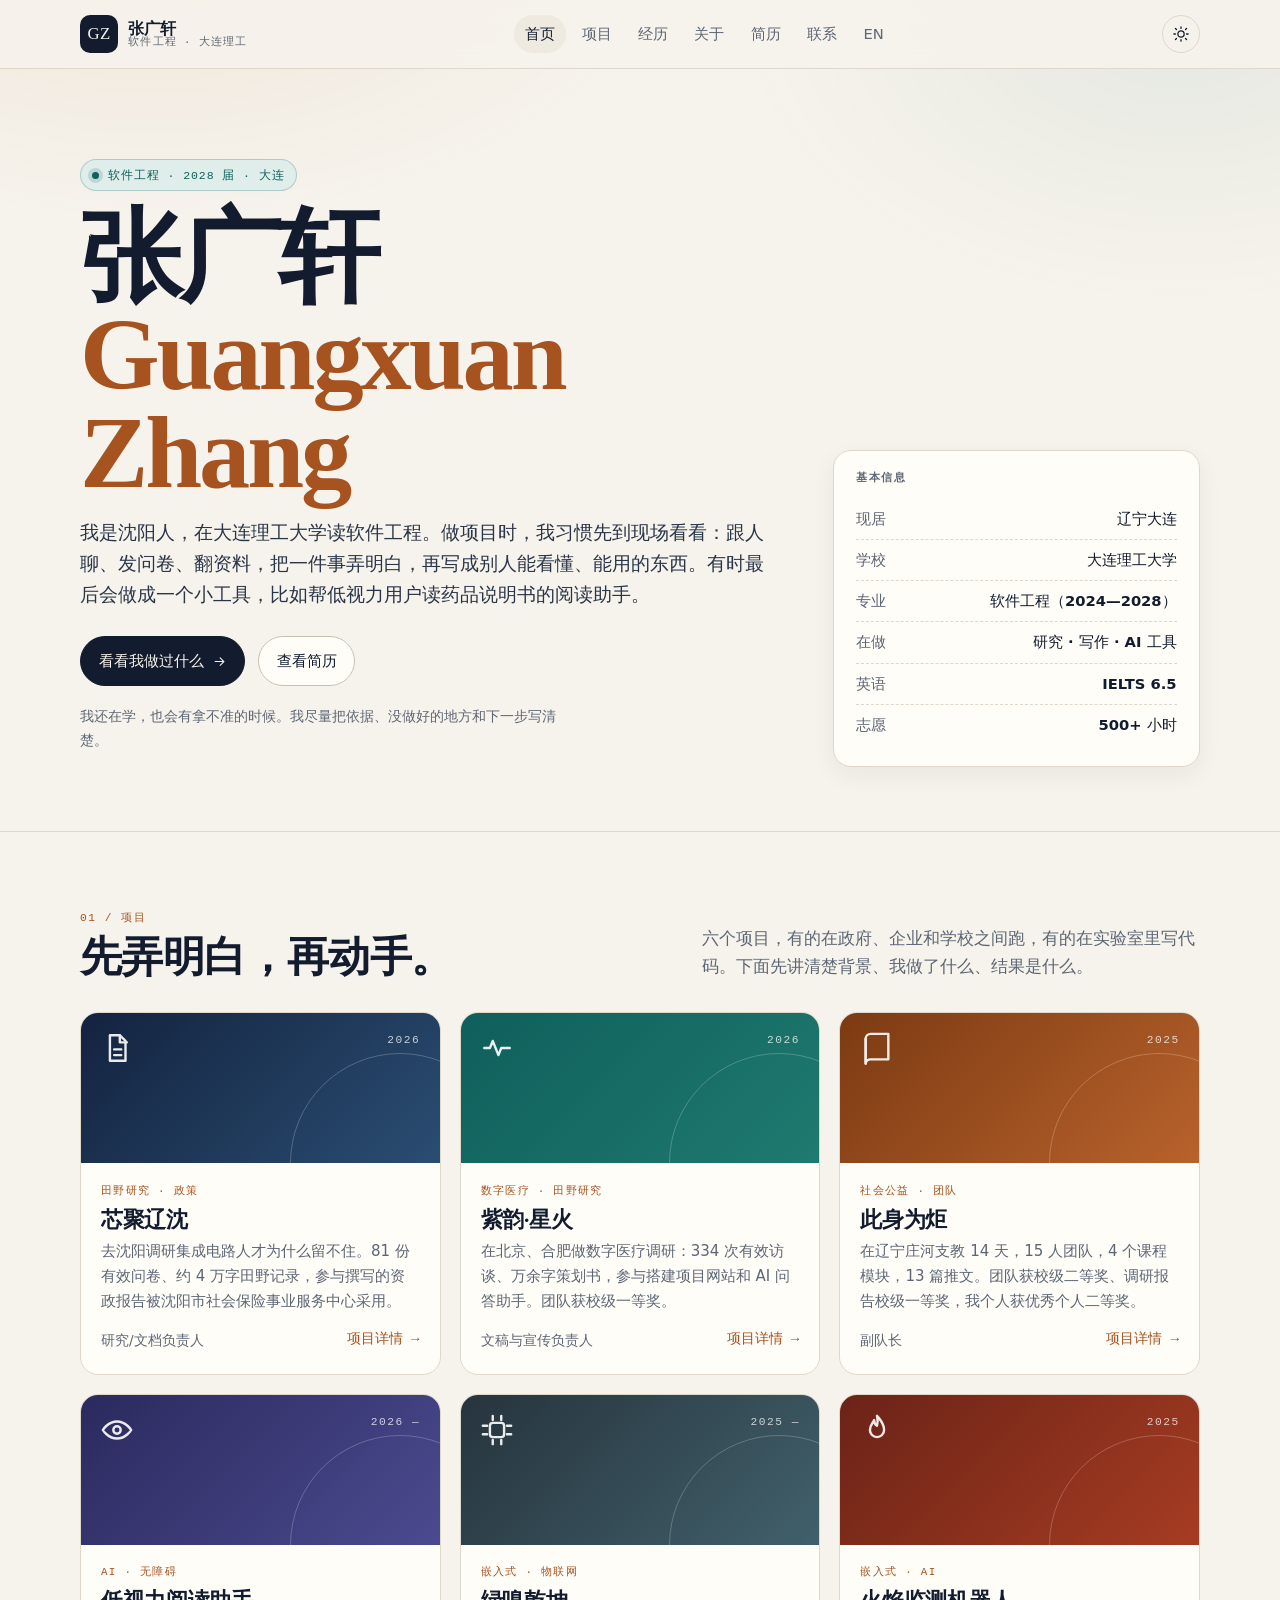
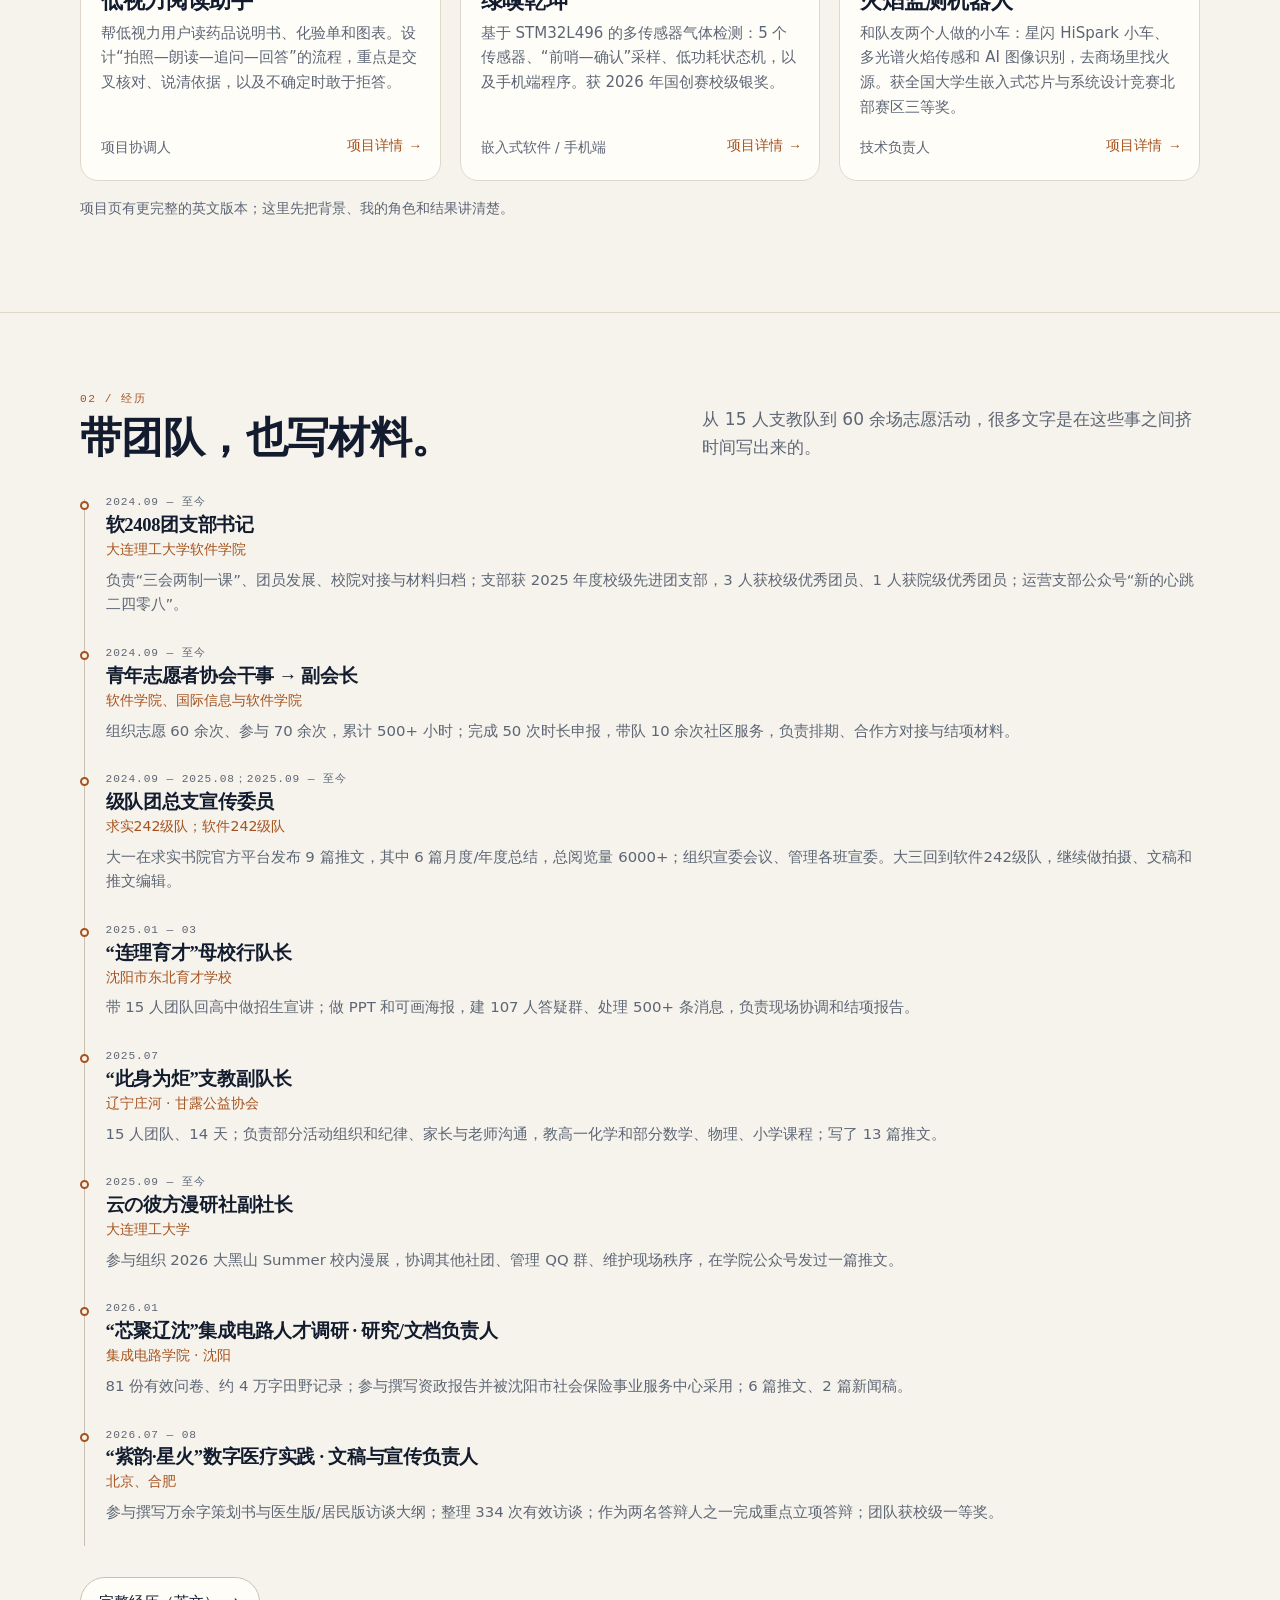
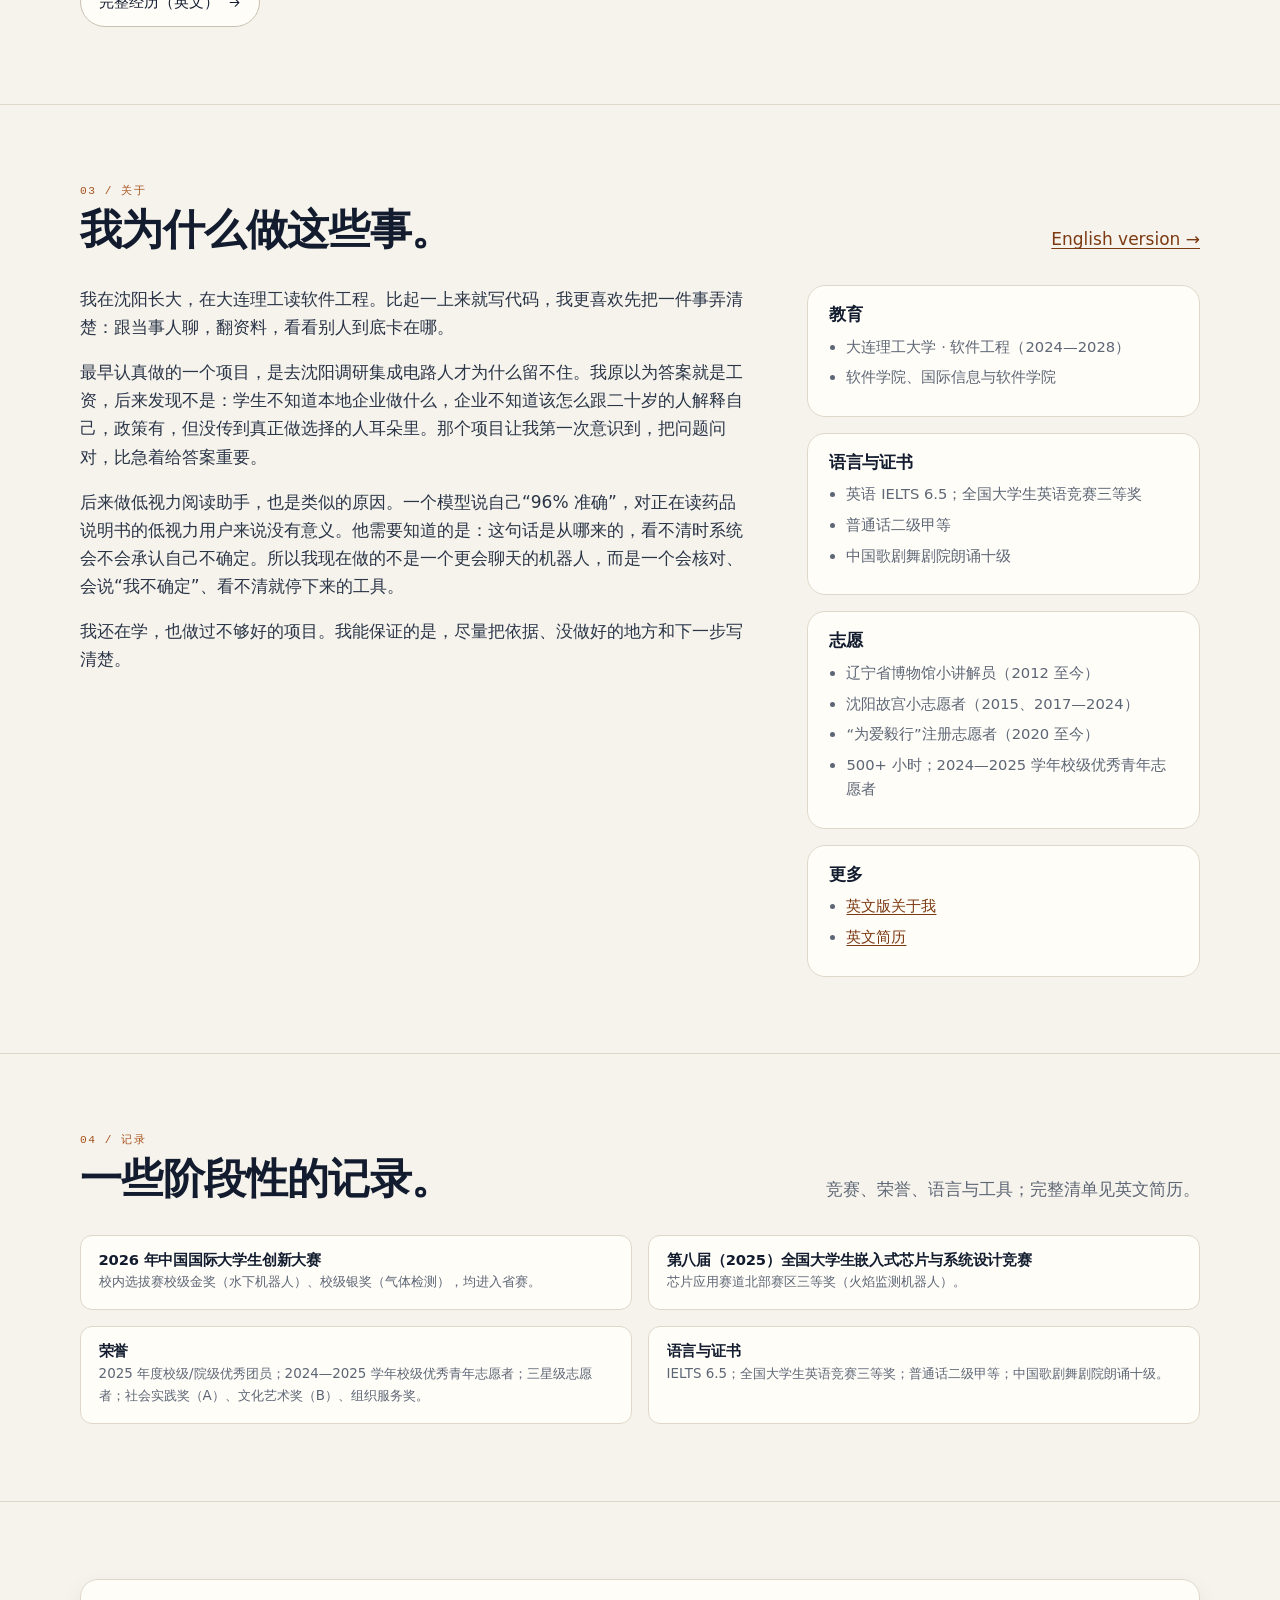
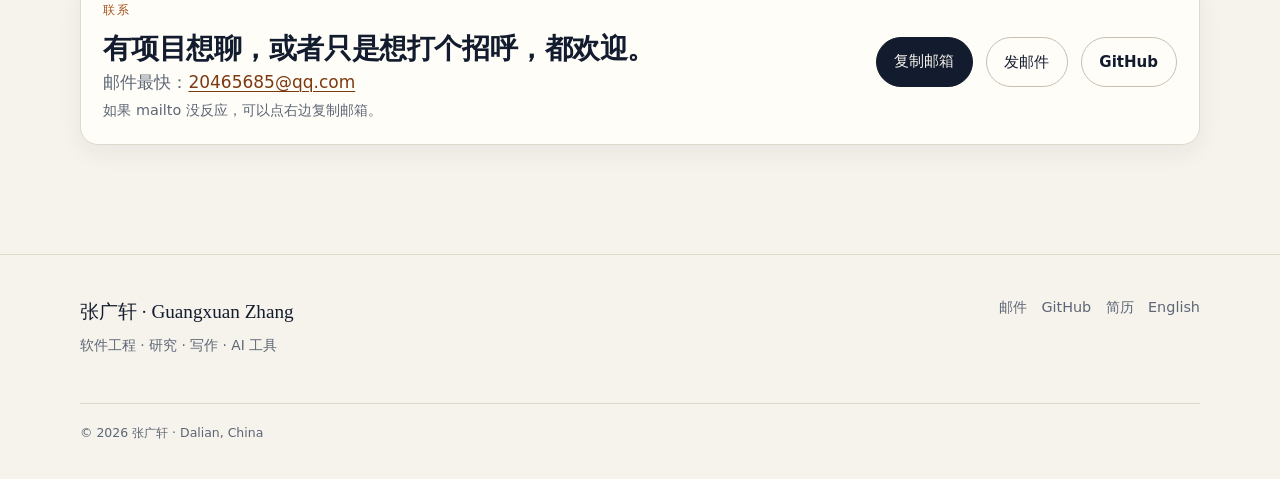
<file: index.html>
<!doctype html>
<html lang="zh-CN" data-theme="light">
<head>
<meta charset="utf-8">
<meta name="viewport" content="width=device-width, initial-scale=1">
<title>张广轩 — 软件工程 · 研究 · AI 工具</title>
<meta name="description" content="大连理工大学软件工程专业学生。做项目时先到现场、跟人聊，再把事情写成别人能看懂的报告或小工具。">
<meta name="author" content="Guangxuan Zhang">
<meta name="theme-color" content="#13233f">
<meta property="og:type" content="website">
<meta property="og:site_name" content="Guangxuan Zhang">
<meta property="og:title" content="张广轩 — 软件工程 · 研究 · AI 工具">
<meta property="og:description" content="大连理工大学软件工程专业学生。做项目时先到现场、跟人聊，再把事情写成别人能看懂的报告或小工具。">
<meta name="twitter:card" content="summary_large_image">
<meta name="twitter:title" content="张广轩 — 软件工程 · 研究 · AI 工具">
<meta name="twitter:description" content="大连理工大学软件工程专业学生。做项目时先到现场、跟人聊，再把事情写成别人能看懂的报告或小工具。">
<link rel="icon" href="assets/img/favicon.svg" type="image/svg+xml">
<link rel="stylesheet" href="assets/css/style.css">
</head>
<body class="">

<a class="skip-link" href="#main">跳到主要内容</a>
<header class="site-header">
  <div class="wrap header-inner">
    <a class="brand" href="index.html" aria-label="张广轩 — 首页">
      <span class="brand-mark" aria-hidden="true">GZ</span>
      <span class="brand-text">
        <span class="brand-name">张广轩</span>
        <span class="brand-sub">软件工程 · 大连理工</span>
      </span>
    </a>
    <nav class="site-nav" id="site-nav" data-nav aria-label="主导航">
      <a class="nav-link" href="index.html" aria-current="page">首页</a>
      <a class="nav-link" href="#projects">项目</a>
      <a class="nav-link" href="#experience">经历</a>
      <a class="nav-link" href="#about">关于</a>
      <a class="nav-link" href="resume.html">简历</a>
      <a class="nav-link" href="#contact">联系</a>
      <a class="nav-link" href="en.html" hreflang="en">EN</a>
    </nav>
    <button class="icon-btn theme-toggle" type="button" data-theme-toggle aria-label="切换主题">
      <svg viewBox="0 0 24 24" fill="none" stroke="currentColor" stroke-width="1.7" stroke-linecap="round" aria-hidden="true"><circle cx="12" cy="12" r="4.2"/><path d="M12 2.5v2M12 19.5v2M4.6 4.6l1.4 1.4M18 18l1.4 1.4M2.5 12h2M19.5 12h2M4.6 19.4L6 18M18 6l1.4-1.4"/></svg>
    </button>
    <button class="icon-btn menu-toggle" type="button" data-menu-toggle aria-label="打开菜单" aria-expanded="false" aria-controls="site-nav">
      <svg viewBox="0 0 24 24" fill="none" stroke="currentColor" stroke-width="1.8" stroke-linecap="round" aria-hidden="true"><path d="M4 7h16M4 12h16M4 17h16"/></svg>
    </button>
  </div>
</header>

<main id="main">
  <section class="hero">
    <div class="wrap hero-grid">
      <div>
        <div class="status"><span class="status-dot" aria-hidden="true"></span>软件工程 · 2028 届 · 大连</div>
        <h1>张广轩<br><em>Guangxuan Zhang</em></h1>
        <p class="lede">我是沈阳人，在大连理工大学读软件工程。做项目时，我习惯先到现场看看：跟人聊、发问卷、翻资料，把一件事弄明白，再写成别人能看懂、能用的东西。有时最后会做成一个小工具，比如帮低视力用户读药品说明书的阅读助手。</p>
        <div class="btn-row">
          <a class="btn btn--primary" href="#projects">看看我做过什么 <svg viewBox="0 0 24 24" fill="none" stroke="currentColor" stroke-width="1.7" stroke-linecap="round" stroke-linejoin="round" aria-hidden="true"><path d="M5 12h14M13 6l6 6-6 6"/></svg></a>
          <a class="btn" href="resume.html">查看简历</a>
        </div>
        <p class="small muted" style="margin-top:1.2rem;max-width:52ch">我还在学，也会有拿不准的时候。我尽量把依据、没做好的地方和下一步写清楚。</p>
      </div>
      <aside class="hero-card reveal" aria-label="基本信息">
        <h2>基本信息</h2>
        <ul class="fact-list">
          <li><span>现居</span><span>辽宁大连</span></li>
          <li><span>学校</span><span>大连理工大学</span></li>
          <li><span>专业</span><span>软件工程（2024—2028）</span></li>
          <li><span>在做</span><span>研究 · 写作 · AI 工具</span></li>
          <li><span>英语</span><span>IELTS 6.5</span></li>
          <li><span>志愿</span><span>500+ 小时</span></li>
        </ul>
      </aside>
    </div>
  </section>

  <section class="section" id="projects">
    <div class="wrap">
      <div class="section-head">
        <div><span class="section-index">01 / 项目</span><h2>先弄明白，再动手。</h2></div>
        <p>六个项目，有的在政府、企业和学校之间跑，有的在实验室里写代码。下面先讲清楚背景、我做了什么、结果是什么。</p>
      </div>
      <div class="project-grid project-grid--three">
        <a class="project-card reveal" href="projects/xinju-liaoshen.html">
          <div class="card-cover card-cover--xinju">
            <span class="cover-icon" aria-hidden="true"><svg viewBox="0 0 24 24" fill="none" stroke="currentColor" stroke-width="1.7" stroke-linecap="round" stroke-linejoin="round" aria-hidden="true"><path d="M7 3h7l4 4v14H7z"/><path d="M14 3v5h5"/><path d="M10 13h5M10 17h5"/></svg></span>
            <span class="cover-num">2026</span>
          </div>
          <div class="card-body">
            <div class="card-cat">田野研究 · 政策</div>
            <h3>芯聚辽沈</h3>
            <p>去沈阳调研集成电路人才为什么留不住。81 份有效问卷、约 4 万字田野记录，参与撰写的资政报告被沈阳市社会保险事业服务中心采用。</p>
            <div class="card-foot"><span>研究/文档负责人</span><span class="card-arrow">项目详情 →</span></div>
          </div>
        </a>

        <a class="project-card reveal" href="projects/ziyun-xinghuo.html">
          <div class="card-cover card-cover--ziyun">
            <span class="cover-icon" aria-hidden="true"><svg viewBox="0 0 24 24" fill="none" stroke="currentColor" stroke-width="1.7" stroke-linecap="round" stroke-linejoin="round" aria-hidden="true"><path d="M3 12h4l2-5 4 10 2-5h6"/></svg></span>
            <span class="cover-num">2026</span>
          </div>
          <div class="card-body">
            <div class="card-cat">数字医疗 · 田野研究</div>
            <h3>紫韵·星火</h3>
            <p>在北京、合肥做数字医疗调研：334 次有效访谈、万余字策划书，参与搭建项目网站和 AI 问答助手。团队获校级一等奖。</p>
            <div class="card-foot"><span>文稿与宣传负责人</span><span class="card-arrow">项目详情 →</span></div>
          </div>
        </a>

        <a class="project-card reveal" href="projects/cishen-weiju.html">
          <div class="card-cover card-cover--cishen">
            <span class="cover-icon" aria-hidden="true"><svg viewBox="0 0 24 24" fill="none" stroke="currentColor" stroke-width="1.7" stroke-linecap="round" stroke-linejoin="round" aria-hidden="true"><path d="M4 5.5A3.5 3.5 0 0 1 7.5 2H20v18H7.5A3.5 3.5 0 0 0 4 23z"/><path d="M4 5.5V23"/></svg></span>
            <span class="cover-num">2025</span>
          </div>
          <div class="card-body">
            <div class="card-cat">社会公益 · 团队</div>
            <h3>此身为炬</h3>
            <p>在辽宁庄河支教 14 天，15 人团队，4 个课程模块，13 篇推文。团队获校级二等奖、调研报告校级一等奖，我个人获优秀个人二等奖。</p>
            <div class="card-foot"><span>副队长</span><span class="card-arrow">项目详情 →</span></div>
          </div>
        </a>

        <a class="project-card reveal" href="projects/low-vision-assistant.html">
          <div class="card-cover card-cover--vision">
            <span class="cover-icon" aria-hidden="true"><svg viewBox="0 0 24 24" fill="none" stroke="currentColor" stroke-width="1.7" stroke-linecap="round" stroke-linejoin="round" aria-hidden="true"><path d="M2 12s3.6-6 10-6 10 6 10 6-3.6 6-10 6S2 12 2 12z"/><circle cx="12" cy="12" r="2.6"/></svg></span>
            <span class="cover-num">2026 —</span>
          </div>
          <div class="card-body">
            <div class="card-cat">AI · 无障碍</div>
            <h3>低视力阅读助手</h3>
            <p>帮低视力用户读药品说明书、化验单和图表。设计“拍照—朗读—追问—回答”的流程，重点是交叉核对、说清依据，以及不确定时敢于拒答。</p>
            <div class="card-foot"><span>项目协调人</span><span class="card-arrow">项目详情 →</span></div>
          </div>
        </a>

        <a class="project-card reveal" href="projects/gas-detection.html">
          <div class="card-cover card-cover--gas">
            <span class="cover-icon" aria-hidden="true"><svg viewBox="0 0 24 24" fill="none" stroke="currentColor" stroke-width="1.7" stroke-linecap="round" stroke-linejoin="round" aria-hidden="true"><rect x="7" y="7" width="10" height="10" rx="2"/><path d="M9 2v3M15 2v3M9 19v3M15 19v3M2 9h3M2 15h3M19 9h3M19 15h3"/></svg></span>
            <span class="cover-num">2025 —</span>
          </div>
          <div class="card-body">
            <div class="card-cat">嵌入式 · 物联网</div>
            <h3>绿嗅乾坤</h3>
            <p>基于 STM32L496 的多传感器气体检测：5 个传感器、“前哨—确认”采样、低功耗状态机，以及手机端程序。获 2026 年国创赛校级银奖。</p>
            <div class="card-foot"><span>嵌入式软件 / 手机端</span><span class="card-arrow">项目详情 →</span></div>
          </div>
        </a>

        <a class="project-card reveal" href="projects/fire-robot.html">
          <div class="card-cover card-cover--fire">
            <span class="cover-icon" aria-hidden="true"><svg viewBox="0 0 24 24" fill="none" stroke="currentColor" stroke-width="1.7" stroke-linecap="round" stroke-linejoin="round" aria-hidden="true"><path d="M12 2s5 5 5 10a5 5 0 0 1-10 0c0-3 2-5 3-7 0 3 2 4 2 4s1-3 0-7z"/></svg></span>
            <span class="cover-num">2025</span>
          </div>
          <div class="card-body">
            <div class="card-cat">嵌入式 · AI</div>
            <h3>火焰监测机器人</h3>
            <p>和队友两个人做的小车：星闪 HiSpark 小车、多光谱火焰传感和 AI 图像识别，去商场里找火源。获全国大学生嵌入式芯片与系统设计竞赛北部赛区三等奖。</p>
            <div class="card-foot"><span>技术负责人</span><span class="card-arrow">项目详情 →</span></div>
          </div>
        </a>
      </div>
      <p class="small muted" style="margin-top:1rem">项目页有更完整的英文版本；这里先把背景、我的角色和结果讲清楚。</p>
    </div>
  </section>

  <section class="section" id="experience">
    <div class="wrap">
      <div class="section-head">
        <div><span class="section-index">02 / 经历</span><h2>带团队，也写材料。</h2></div>
        <p>从 15 人支教队到 60 余场志愿活动，很多文字是在这些事之间挤时间写出来的。</p>
      </div>
      <div class="timeline">
        <div class="timeline-item reveal"><div class="timeline-time">2024.09 — 至今</div><h3>软2408团支部书记</h3><div class="timeline-org">大连理工大学软件学院</div><p>负责“三会两制一课”、团员发展、校院对接与材料归档；支部获 2025 年度校级先进团支部，3 人获校级优秀团员、1 人获院级优秀团员；运营支部公众号“新的心跳 二四零八”。</p></div>
        <div class="timeline-item reveal"><div class="timeline-time">2024.09 — 至今</div><h3>青年志愿者协会干事 → 副会长</h3><div class="timeline-org">软件学院、国际信息与软件学院</div><p>组织志愿 60 余次、参与 70 余次，累计 500+ 小时；完成 50 次时长申报，带队 10 余次社区服务，负责排期、合作方对接与结项材料。</p></div>
        <div class="timeline-item reveal"><div class="timeline-time">2024.09 — 2025.08；2025.09 — 至今</div><h3>级队团总支宣传委员</h3><div class="timeline-org">求实242级队；软件242级队</div><p>大一在求实书院官方平台发布 9 篇推文，其中 6 篇月度/年度总结，总阅览量 6000+；组织宣委会议、管理各班宣委。大三回到软件242级队，继续做拍摄、文稿和推文编辑。</p></div>
        <div class="timeline-item reveal"><div class="timeline-time">2025.01 — 03</div><h3>“连理育才”母校行队长</h3><div class="timeline-org">沈阳市东北育才学校</div><p>带 15 人团队回高中做招生宣讲；做 PPT 和可画海报，建 107 人答疑群、处理 500+ 条消息，负责现场协调和结项报告。</p></div>
        <div class="timeline-item reveal"><div class="timeline-time">2025.07</div><h3>“此身为炬”支教副队长</h3><div class="timeline-org">辽宁庄河 · 甘露公益协会</div><p>15 人团队、14 天；负责部分活动组织和纪律、家长与老师沟通，教高一化学和部分数学、物理、小学课程；写了 13 篇推文。</p></div>
        <div class="timeline-item reveal"><div class="timeline-time">2025.09 — 至今</div><h3>云の彼方漫研社副社长</h3><div class="timeline-org">大连理工大学</div><p>参与组织 2026 大黑山 Summer 校内漫展，协调其他社团、管理 QQ 群、维护现场秩序，在学院公众号发过一篇推文。</p></div>
        <div class="timeline-item reveal"><div class="timeline-time">2026.01</div><h3>“芯聚辽沈”集成电路人才调研 · 研究/文档负责人</h3><div class="timeline-org">集成电路学院 · 沈阳</div><p>81 份有效问卷、约 4 万字田野记录；参与撰写资政报告并被沈阳市社会保险事业服务中心采用；6 篇推文、2 篇新闻稿。</p></div>
        <div class="timeline-item reveal"><div class="timeline-time">2026.07 — 08</div><h3>“紫韵·星火”数字医疗实践 · 文稿与宣传负责人</h3><div class="timeline-org">北京、合肥</div><p>参与撰写万余字策划书与医生版/居民版访谈大纲；整理 334 次有效访谈；作为两名答辩人之一完成重点立项答辩；团队获校级一等奖。</p></div>
      </div>
      <div class="btn-row"><a class="btn" href="experience.html">完整经历（英文） <svg viewBox="0 0 24 24" fill="none" stroke="currentColor" stroke-width="1.7" stroke-linecap="round" stroke-linejoin="round" aria-hidden="true"><path d="M5 12h14M13 6l6 6-6 6"/></svg></a></div>
    </div>
  </section>

  <section class="section" id="about">
    <div class="wrap">
      <div class="section-head">
        <div><span class="section-index">03 / 关于</span><h2>我为什么做这些事。</h2></div>
        <p><a href="about.html">English version →</a></p>
      </div>
      <div class="about-grid">
        <article class="prose">
          <p>我在沈阳长大，在大连理工读软件工程。比起一上来就写代码，我更喜欢先把一件事弄清楚：跟当事人聊，翻资料，看看别人到底卡在哪。</p>
          <p>最早认真做的一个项目，是去沈阳调研集成电路人才为什么留不住。我原以为答案就是工资，后来发现不是：学生不知道本地企业做什么，企业不知道该怎么跟二十岁的人解释自己，政策有，但没传到真正做选择的人耳朵里。那个项目让我第一次意识到，把问题问对，比急着给答案重要。</p>
          <p>后来做低视力阅读助手，也是类似的原因。一个模型说自己“96% 准确”，对正在读药品说明书的低视力用户来说没有意义。他需要知道的是：这句话是从哪来的，看不清时系统会不会承认自己不确定。所以我现在做的不是一个更会聊天的机器人，而是一个会核对、会说“我不确定”、看不清就停下来的工具。</p>
          <p>我还在学，也做过不够好的项目。我能保证的是，尽量把依据、没做好的地方和下一步写清楚。</p>
        </article>
        <aside class="about-side">
          <div class="info-card">
            <h3>教育</h3>
            <ul>
              <li>大连理工大学 · 软件工程（2024—2028）</li>
              <li>软件学院、国际信息与软件学院</li>
            </ul>
          </div>
          <div class="info-card">
            <h3>语言与证书</h3>
            <ul>
              <li>英语 IELTS 6.5；全国大学生英语竞赛三等奖</li>
              <li>普通话二级甲等</li>
              <li>中国歌剧舞剧院朗诵十级</li>
            </ul>
          </div>
          <div class="info-card">
            <h3>志愿</h3>
            <ul>
              <li>辽宁省博物馆小讲解员（2012 至今）</li>
              <li>沈阳故宫小志愿者（2015、2017—2024）</li>
              <li>“为爱毅行”注册志愿者（2020 至今）</li>
              <li>500+ 小时；2024—2025 学年校级优秀青年志愿者</li>
            </ul>
          </div>
          <div class="info-card">
            <h3>更多</h3>
            <ul>
              <li><a href="about.html">英文版关于我</a></li>
              <li><a href="resume.html">英文简历</a></li>
            </ul>
          </div>
        </aside>
      </div>
    </div>
  </section>

  <section class="section" id="awards">
    <div class="wrap">
      <div class="section-head">
        <div><span class="section-index">04 / 记录</span><h2>一些阶段性的记录。</h2></div>
        <p>竞赛、荣誉、语言与工具；完整清单见英文简历。</p>
      </div>
      <div class="award-grid">
        <div class="award reveal"><h3>2026 年中国国际大学生创新大赛</h3><p>校内选拔赛校级金奖（水下机器人）、校级银奖（气体检测），均进入省赛。</p></div>
        <div class="award reveal"><h3>第八届（2025）全国大学生嵌入式芯片与系统设计竞赛</h3><p>芯片应用赛道北部赛区三等奖（火焰监测机器人）。</p></div>
        <div class="award reveal"><h3>荣誉</h3><p>2025 年度校级/院级优秀团员；2024—2025 学年校级优秀青年志愿者；三星级志愿者；社会实践奖（A）、文化艺术奖（B）、组织服务奖。</p></div>
        <div class="award reveal"><h3>语言与证书</h3><p>IELTS 6.5；全国大学生英语竞赛三等奖；普通话二级甲等；中国歌剧舞剧院朗诵十级。</p></div>
      </div>
    </div>
  </section>

  <section class="section" id="contact">
    <div class="wrap">
      <div class="hero-card contact-card reveal" style="display:flex;justify-content:space-between;gap:2rem;align-items:center;flex-wrap:wrap">
        <div>
          <div class="eyebrow">联系</div>
          <h2 style="margin-bottom:0.25rem">有项目想聊，或者只是想打个招呼，都欢迎。</h2>
          <p class="muted" style="margin-bottom:0.2rem">邮件最快：<a href="mailto:20465685@qq.com?subject=Hello%20Guangxuan">20465685@qq.com</a></p>
          <p class="small muted mb-0">如果 mailto 没反应，可以点右边复制邮箱。</p>
        </div>
        <div class="btn-row" style="margin:0">
          <button class="btn btn--primary" type="button" data-copy-email="20465685@qq.com">复制邮箱</button>
          <a class="btn" href="mailto:20465685@qq.com?subject=Hello%20Guangxuan">发邮件</a>
          <a class="btn" href="https://github.com/LGD-Haichao" target="_blank" rel="noopener">GitHub</a>
        </div>
      </div>
    </div>
  </section>
</main>

<footer class="site-footer">
  <div class="wrap">
    <div class="footer-grid">
      <div>
        <div class="footer-brand">张广轩 · Guangxuan Zhang</div>
        <p class="footer-note">软件工程 · 研究 · 写作 · AI 工具</p>
      </div>
      <div class="footer-links">
        <a href="#contact">邮件</a>
        <a href="https://github.com/LGD-Haichao" target="_blank" rel="noopener">GitHub</a>
        <a href="resume.html">简历</a>
        <a href="en.html" hreflang="en">English</a>
      </div>
    </div>
    <div class="footer-bottom">
      <span>© <span data-year>2026</span> 张广轩 · Dalian, China</span>
    </div>
  </div>
</footer>
<script src="assets/js/site.js"></script>
<script src="assets/js/main.js"></script>
</body>
</html>
</file>
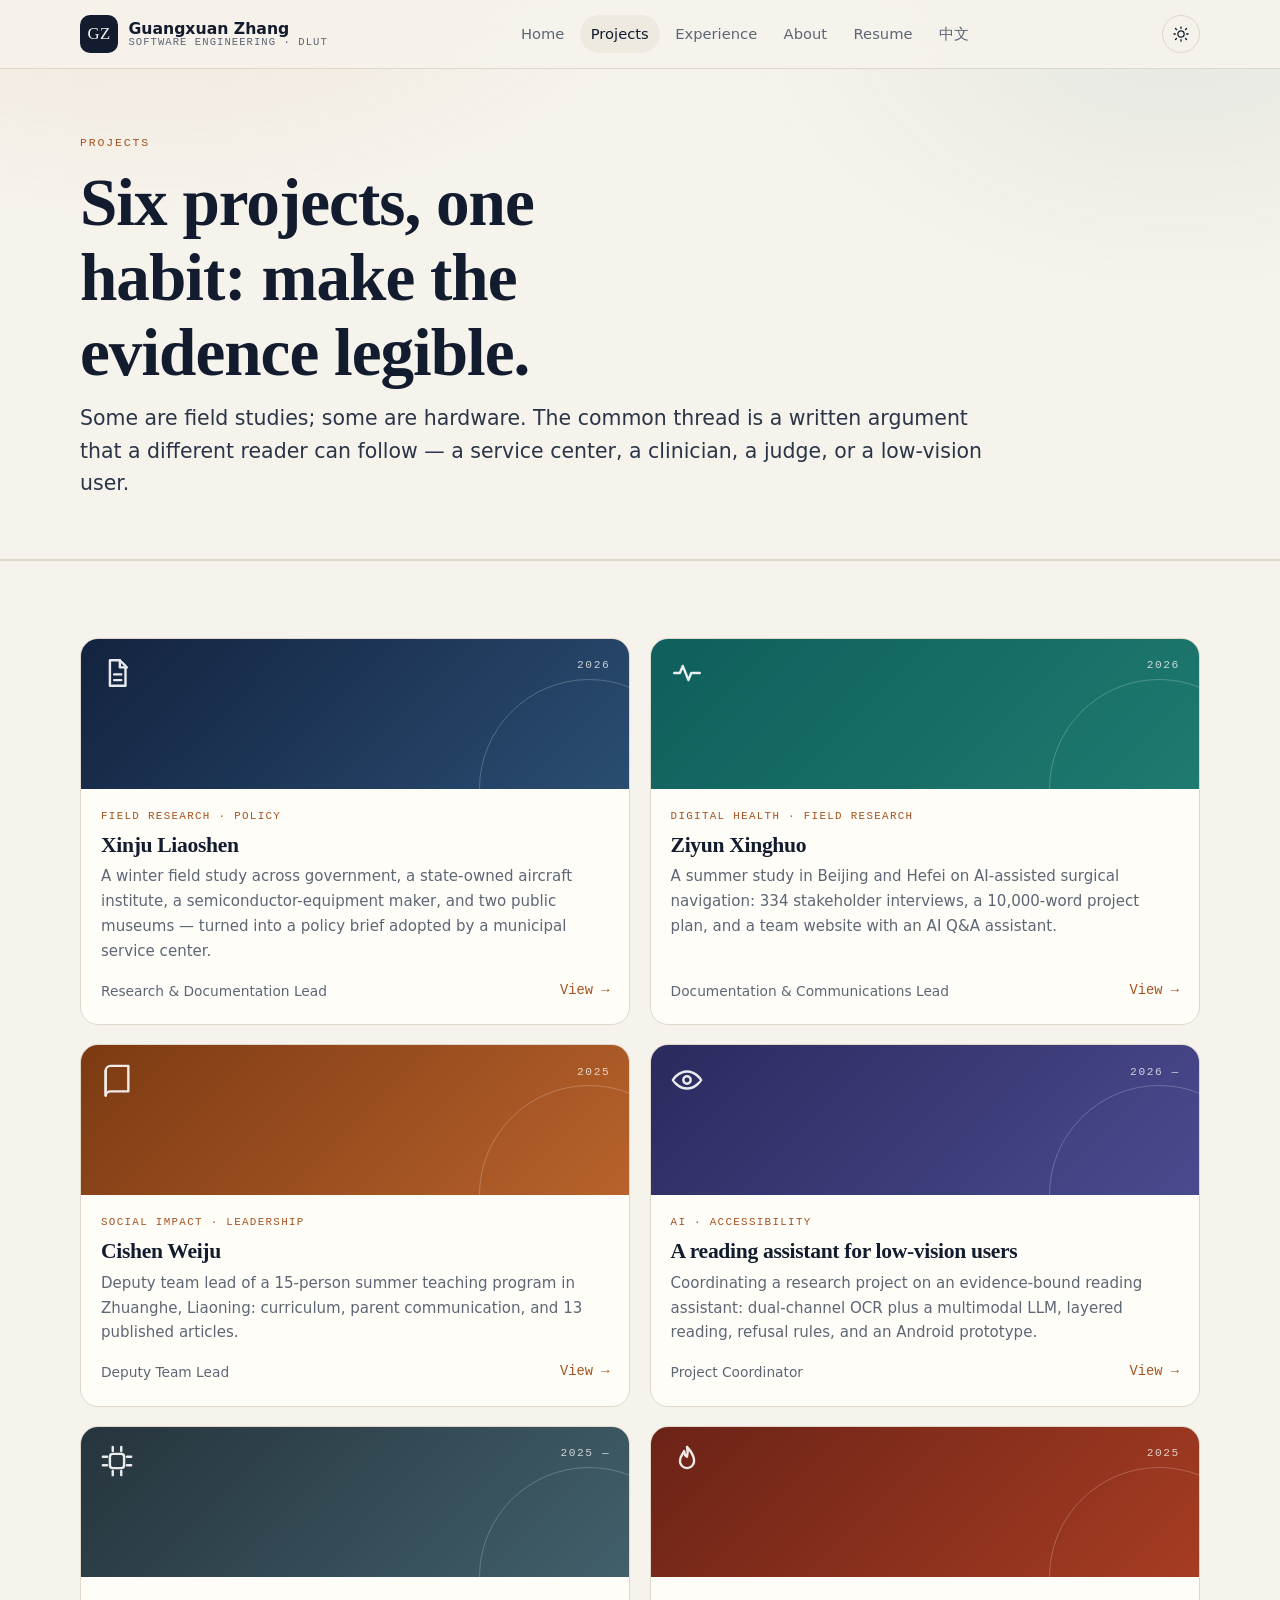
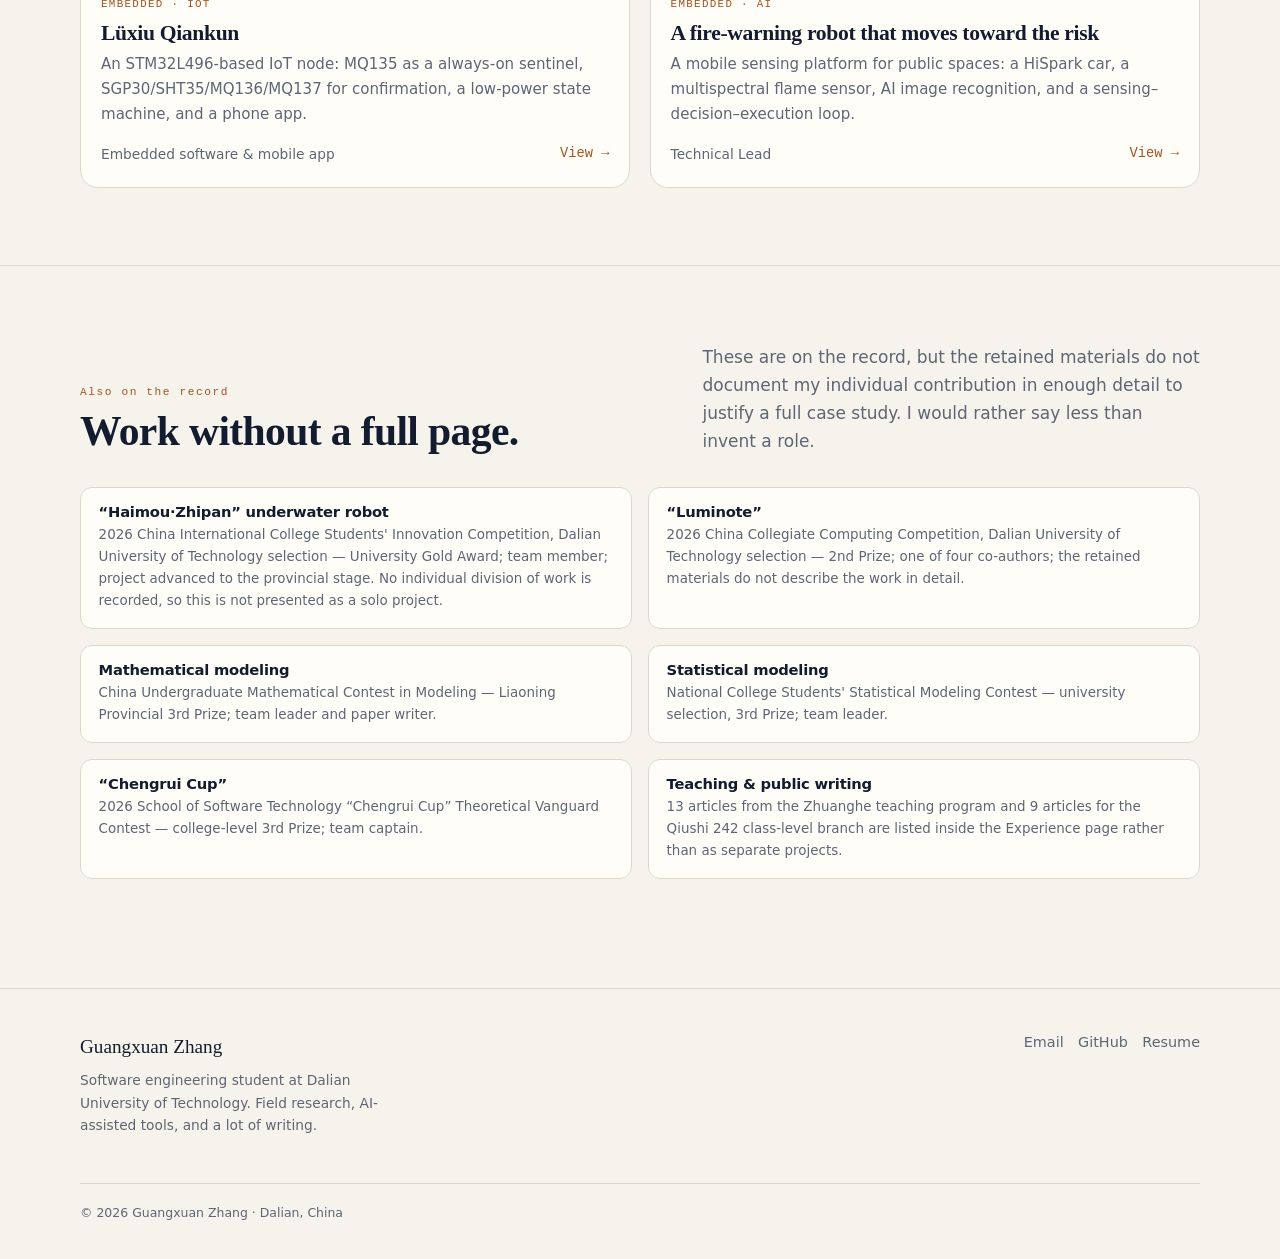
<file: projects/index.html>
<!doctype html>
<html lang="en" data-theme="light">
<head>
<meta charset="utf-8">
<meta name="viewport" content="width=device-width, initial-scale=1">
<title>Projects — Guangxuan Zhang</title>
<meta name="description" content="Six projects: field research, digital health, rural teaching, AI accessibility, IoT gas detection, and a fire-warning robot.">
<meta name="author" content="Guangxuan Zhang">
<meta name="theme-color" content="#13233f">
<meta property="og:type" content="website">
<meta property="og:site_name" content="Guangxuan Zhang">
<meta property="og:title" content="Projects — Guangxuan Zhang">
<meta property="og:description" content="Six projects: field research, digital health, rural teaching, AI accessibility, IoT gas detection, and a fire-warning robot.">
<meta name="twitter:card" content="summary_large_image">
<meta name="twitter:title" content="Projects — Guangxuan Zhang">
<meta name="twitter:description" content="Six projects: field research, digital health, rural teaching, AI accessibility, IoT gas detection, and a fire-warning robot.">
<link rel="icon" href="../assets/img/favicon.svg" type="image/svg+xml">
<link rel="stylesheet" href="../assets/css/style.css">
</head>
<body class="">


<a class="skip-link" href="#main">Skip to content</a>
<header class="site-header">
  <div class="wrap header-inner">
    <a class="brand" href="../en.html" aria-label="Guangxuan Zhang — home">
      <span class="brand-mark" aria-hidden="true">GZ</span>
      <span class="brand-text">
        <span class="brand-name">Guangxuan Zhang</span>
        <span class="brand-sub">Software Engineering · DLUT</span>
      </span>
    </a>
    <nav class="site-nav" id="site-nav" data-nav aria-label="Primary"><a class="nav-link" href="../en.html">Home</a><a class="nav-link" href="../projects/index.html" aria-current="page">Projects</a><a class="nav-link" href="../experience.html">Experience</a><a class="nav-link" href="../about.html">About</a><a class="nav-link" href="../resume.html">Resume</a><a class="nav-link" href="../index.html" hreflang="zh-CN">中文</a></nav>
    <button class="icon-btn theme-toggle" type="button" data-theme-toggle aria-label="Switch theme">
      <svg viewBox="0 0 24 24" fill="none" stroke="currentColor" stroke-width="1.7" stroke-linecap="round" aria-hidden="true"><circle cx="12" cy="12" r="4.2"/><path d="M12 2.5v2M12 19.5v2M4.6 4.6l1.4 1.4M18 18l1.4 1.4M2.5 12h2M19.5 12h2M4.6 19.4L6 18M18 6l1.4-1.4"/></svg>
    </button>
    <button class="icon-btn menu-toggle" type="button" data-menu-toggle aria-label="Open menu" aria-expanded="false" aria-controls="site-nav">
      <svg viewBox="0 0 24 24" fill="none" stroke="currentColor" stroke-width="1.8" stroke-linecap="round" aria-hidden="true"><path d="M4 7h16M4 12h16M4 17h16"/></svg>
    </button>
  </div>
</header>
<main id="main">
  <section class="project-hero">
    <div class="wrap">
      <p class="eyebrow">Projects</p>
      <h1>Six projects, one habit: make the evidence legible.</h1>
      <p class="lede">Some are field studies; some are hardware. The common thread is a written argument that a different reader can follow — a service center, a clinician, a judge, or a low-vision user.</p>
    </div>
  </section>
  <section class="section">
    <div class="wrap"><div class="project-grid">
<a class="project-card reveal" href="../projects/xinju-liaoshen.html">
  <div class="card-cover card-cover--xinju">
    <span class="cover-icon" aria-hidden="true"><svg viewBox="0 0 24 24" fill="none" stroke="currentColor" stroke-width="1.7" stroke-linecap="round" stroke-linejoin="round" aria-hidden="true"><path d="M7 3h7l4 4v14H7z"/><path d="M14 3v5h5"/><path d="M10 13h5M10 17h5"/></svg></span>
    <span class="cover-num">2026</span>
  </div>
  <div class="card-body">
    <div class="card-cat">Field research · Policy</div>
    <h3>Xinju Liaoshen</h3>
    <p>A winter field study across government, a state-owned aircraft institute, a semiconductor-equipment maker, and two public museums — turned into a policy brief adopted by a municipal service center.</p>
    <div class="card-foot"><span>Research & Documentation Lead</span><span class="card-arrow">View →</span></div>
  </div>
</a>
<a class="project-card reveal" href="../projects/ziyun-xinghuo.html">
  <div class="card-cover card-cover--ziyun">
    <span class="cover-icon" aria-hidden="true"><svg viewBox="0 0 24 24" fill="none" stroke="currentColor" stroke-width="1.7" stroke-linecap="round" stroke-linejoin="round" aria-hidden="true"><path d="M3 12h4l2-5 4 10 2-5h6"/></svg></span>
    <span class="cover-num">2026</span>
  </div>
  <div class="card-body">
    <div class="card-cat">Digital health · Field research</div>
    <h3>Ziyun Xinghuo</h3>
    <p>A summer study in Beijing and Hefei on AI-assisted surgical navigation: 334 stakeholder interviews, a 10,000-word project plan, and a team website with an AI Q&A assistant.</p>
    <div class="card-foot"><span>Documentation & Communications Lead</span><span class="card-arrow">View →</span></div>
  </div>
</a>
<a class="project-card reveal" href="../projects/cishen-weiju.html">
  <div class="card-cover card-cover--cishen">
    <span class="cover-icon" aria-hidden="true"><svg viewBox="0 0 24 24" fill="none" stroke="currentColor" stroke-width="1.7" stroke-linecap="round" stroke-linejoin="round" aria-hidden="true"><path d="M4 5.5A3.5 3.5 0 0 1 7.5 2H20v18H7.5A3.5 3.5 0 0 0 4 23z"/><path d="M4 5.5V23"/></svg></span>
    <span class="cover-num">2025</span>
  </div>
  <div class="card-body">
    <div class="card-cat">Social impact · Leadership</div>
    <h3>Cishen Weiju</h3>
    <p>Deputy team lead of a 15-person summer teaching program in Zhuanghe, Liaoning: curriculum, parent communication, and 13 published articles.</p>
    <div class="card-foot"><span>Deputy Team Lead</span><span class="card-arrow">View →</span></div>
  </div>
</a>
<a class="project-card reveal" href="../projects/low-vision-assistant.html">
  <div class="card-cover card-cover--vision">
    <span class="cover-icon" aria-hidden="true"><svg viewBox="0 0 24 24" fill="none" stroke="currentColor" stroke-width="1.7" stroke-linecap="round" stroke-linejoin="round" aria-hidden="true"><path d="M2 12s3.6-6 10-6 10 6 10 6-3.6 6-10 6S2 12 2 12z"/><circle cx="12" cy="12" r="2.6"/></svg></span>
    <span class="cover-num">2026 —</span>
  </div>
  <div class="card-body">
    <div class="card-cat">AI · Accessibility</div>
    <h3>A reading assistant for low-vision users</h3>
    <p>Coordinating a research project on an evidence-bound reading assistant: dual-channel OCR plus a multimodal LLM, layered reading, refusal rules, and an Android prototype.</p>
    <div class="card-foot"><span>Project Coordinator</span><span class="card-arrow">View →</span></div>
  </div>
</a>
<a class="project-card reveal" href="../projects/gas-detection.html">
  <div class="card-cover card-cover--gas">
    <span class="cover-icon" aria-hidden="true"><svg viewBox="0 0 24 24" fill="none" stroke="currentColor" stroke-width="1.7" stroke-linecap="round" stroke-linejoin="round" aria-hidden="true"><rect x="7" y="7" width="10" height="10" rx="2"/><path d="M9 2v3M15 2v3M9 19v3M15 19v3M2 9h3M2 15h3M19 9h3M19 15h3"/></svg></span>
    <span class="cover-num">2025 —</span>
  </div>
  <div class="card-body">
    <div class="card-cat">Embedded · IoT</div>
    <h3>Lüxiu Qiankun</h3>
    <p>An STM32L496-based IoT node: MQ135 as a always-on sentinel, SGP30/SHT35/MQ136/MQ137 for confirmation, a low-power state machine, and a phone app.</p>
    <div class="card-foot"><span>Embedded software & mobile app</span><span class="card-arrow">View →</span></div>
  </div>
</a>
<a class="project-card reveal" href="../projects/fire-robot.html">
  <div class="card-cover card-cover--fire">
    <span class="cover-icon" aria-hidden="true"><svg viewBox="0 0 24 24" fill="none" stroke="currentColor" stroke-width="1.7" stroke-linecap="round" stroke-linejoin="round" aria-hidden="true"><path d="M12 2s5 5 5 10a5 5 0 0 1-10 0c0-3 2-5 3-7 0 3 2 4 2 4s1-3 0-7z"/></svg></span>
    <span class="cover-num">2025</span>
  </div>
  <div class="card-body">
    <div class="card-cat">Embedded · AI</div>
    <h3>A fire-warning robot that moves toward the risk</h3>
    <p>A mobile sensing platform for public spaces: a HiSpark car, a multispectral flame sensor, AI image recognition, and a sensing–decision–execution loop.</p>
    <div class="card-foot"><span>Technical Lead</span><span class="card-arrow">View →</span></div>
  </div>
</a></div></div>
  </section>

  <section class="section">
    <div class="wrap">
      <div class="section-head">
        <div><span class="section-index">Also on the record</span><h2>Work without a full page.</h2></div>
        <p>These are on the record, but the retained materials do not document my individual contribution in enough detail to justify a full case study. I would rather say less than invent a role.</p>
      </div>
      <div class="award-grid">
        <div class="award"><h3>“Haimou·Zhipan” underwater robot</h3><p>2026 China International College Students' Innovation Competition, Dalian University of Technology selection — University Gold Award; team member; project advanced to the provincial stage. No individual division of work is recorded, so this is not presented as a solo project.</p></div>
        <div class="award"><h3>“Luminote”</h3><p>2026 China Collegiate Computing Competition, Dalian University of Technology selection — 2nd Prize; one of four co-authors; the retained materials do not describe the work in detail.</p></div>
        <div class="award"><h3>Mathematical modeling</h3><p>China Undergraduate Mathematical Contest in Modeling — Liaoning Provincial 3rd Prize; team leader and paper writer.</p></div>
        <div class="award"><h3>Statistical modeling</h3><p>National College Students' Statistical Modeling Contest — university selection, 3rd Prize; team leader.</p></div>
        <div class="award"><h3>“Chengrui Cup”</h3><p>2026 School of Software Technology “Chengrui Cup” Theoretical Vanguard Contest — college-level 3rd Prize; team captain.</p></div>
        <div class="award"><h3>Teaching &amp; public writing</h3><p>13 articles from the Zhuanghe teaching program and 9 articles for the Qiushi 242 class-level branch are listed inside the Experience page rather than as separate projects.</p></div>
      </div>
    </div>
  </section>
</main>

<footer class="site-footer">
  <div class="wrap">
    <div class="footer-grid">
      <div>
        <div class="footer-brand">Guangxuan Zhang</div>
        <p class="footer-note">Software engineering student at Dalian University of Technology. Field research, AI-assisted tools, and a lot of writing.</p>
      </div>
      <div class="footer-links">
        <a href="../en.html#contact">Email</a>
        <a data-site="github" href="https://github.com/LGD-Haichao">GitHub</a>
        <a data-site="linkedin" href="https://www.linkedin.com/">LinkedIn</a>
        <a href="../resume.html">Resume</a>
      </div>
    </div>
    <div class="footer-bottom">
      <span>© <span data-year>2026</span> Guangxuan Zhang · Dalian, China</span>
      
    </div>
  </div>
</footer>
<script src="../assets/js/site.js"></script>
<script src="../assets/js/main.js"></script>
</body>
</html>
</file>
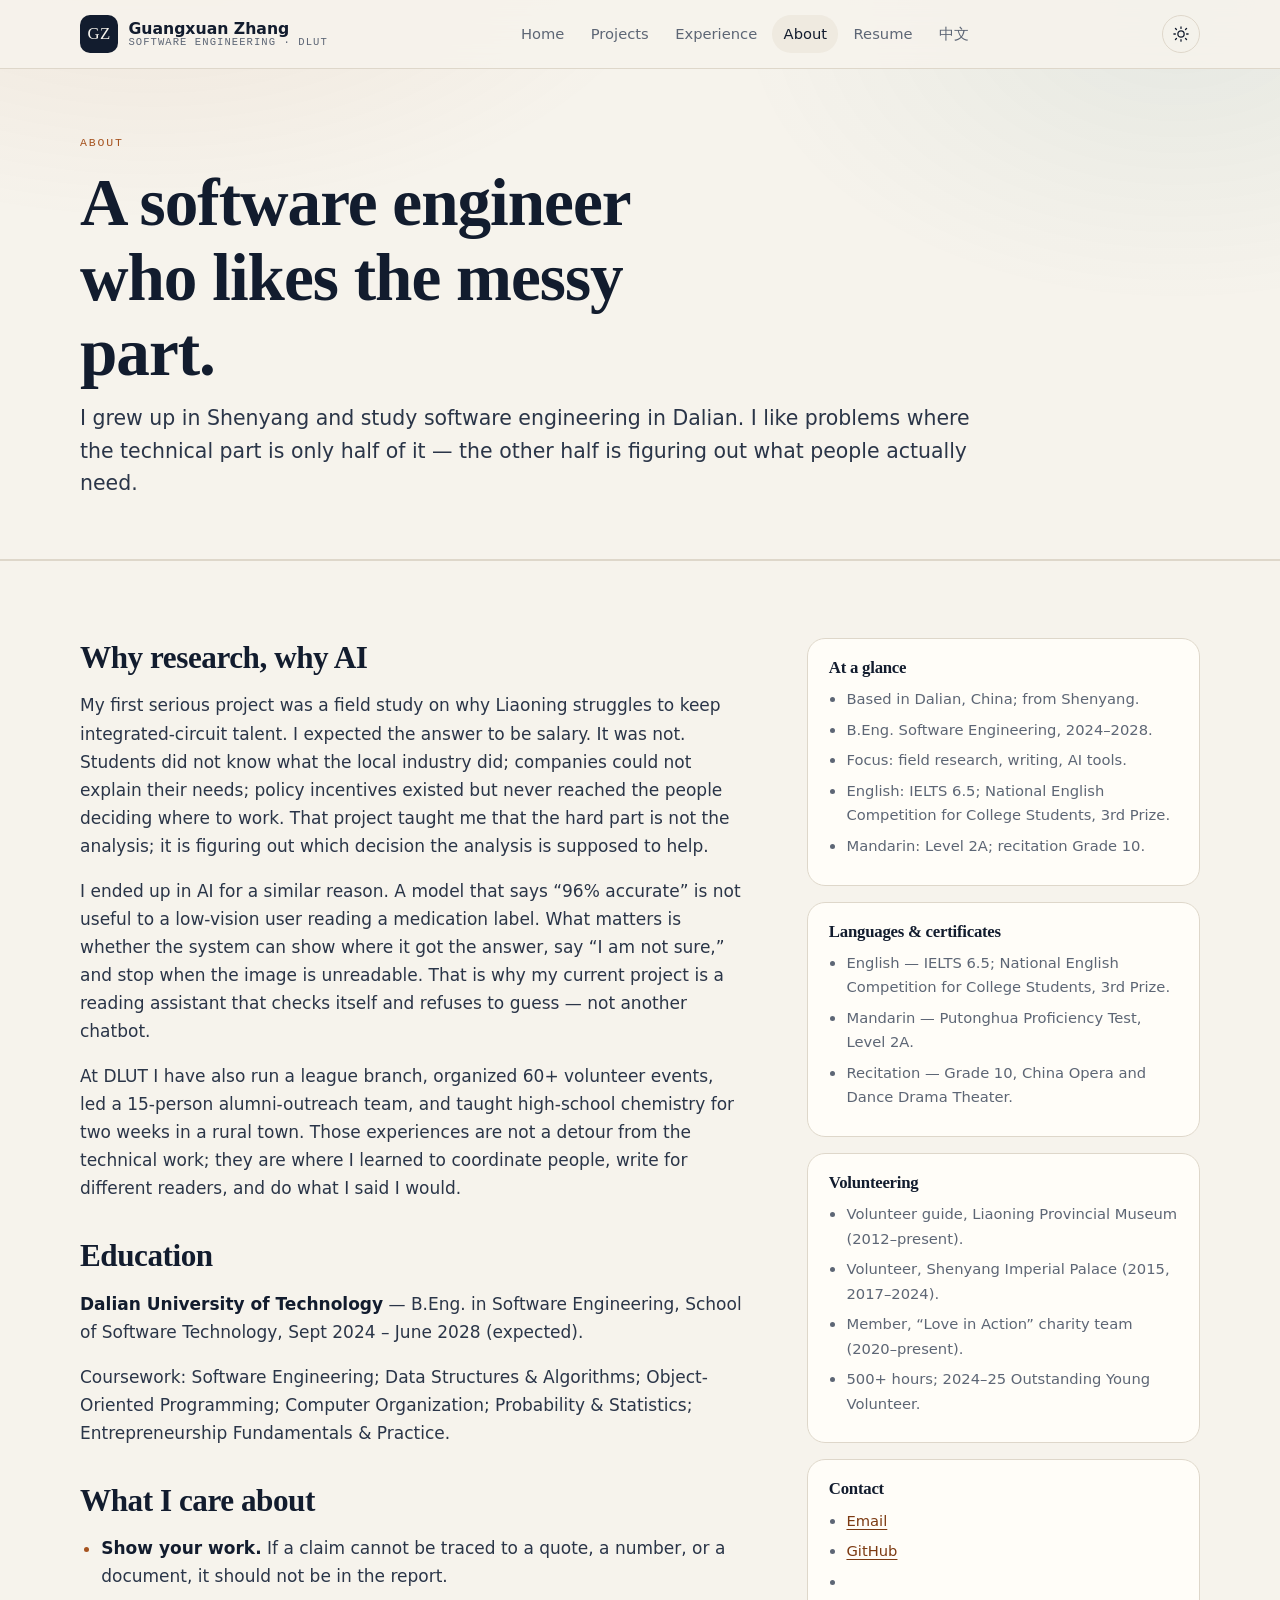
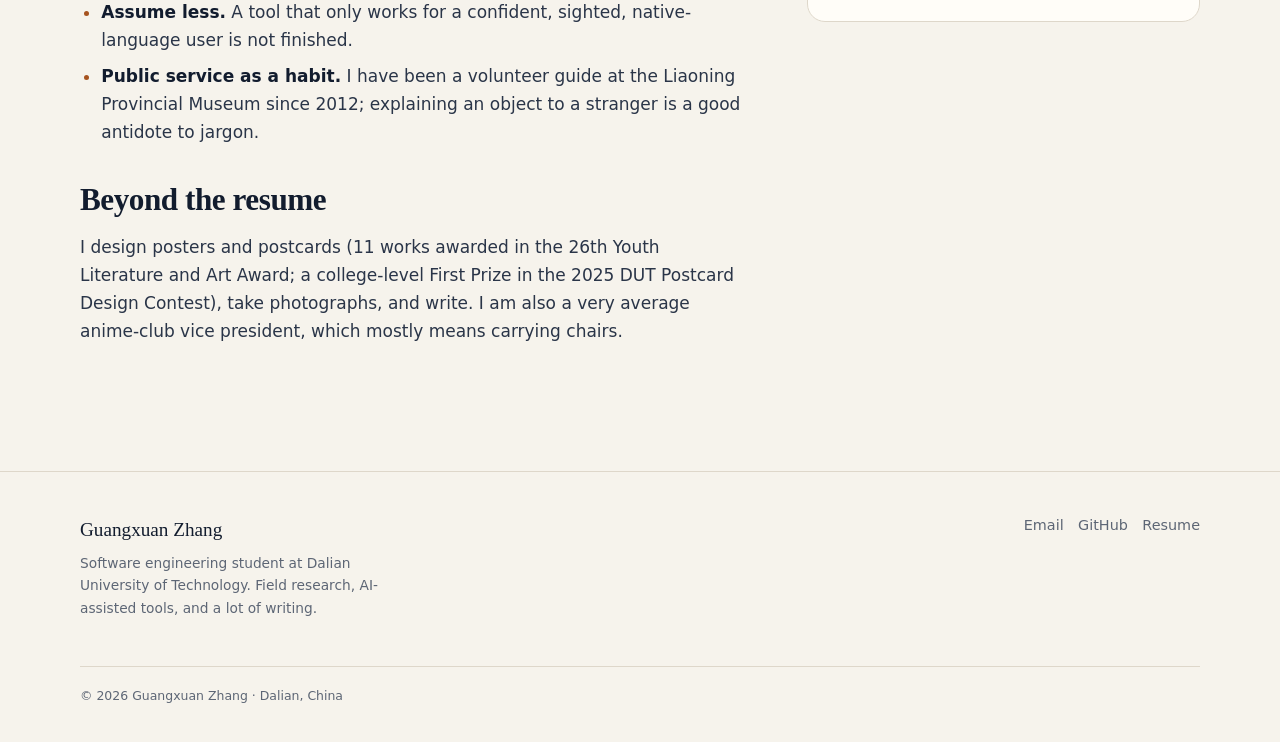
<file: about.html>
<!doctype html>
<html lang="en" data-theme="light">
<head>
<meta charset="utf-8">
<meta name="viewport" content="width=device-width, initial-scale=1">
<title>About — Guangxuan Zhang</title>
<meta name="description" content="A software engineering student from Shenyang, studying in Dalian, working on field research, AI-assisted tools, and public writing.">
<meta name="author" content="Guangxuan Zhang">
<meta name="theme-color" content="#13233f">
<meta property="og:type" content="website">
<meta property="og:site_name" content="Guangxuan Zhang">
<meta property="og:title" content="About — Guangxuan Zhang">
<meta property="og:description" content="A software engineering student from Shenyang, studying in Dalian, working on field research, AI-assisted tools, and public writing.">
<meta name="twitter:card" content="summary_large_image">
<meta name="twitter:title" content="About — Guangxuan Zhang">
<meta name="twitter:description" content="A software engineering student from Shenyang, studying in Dalian, working on field research, AI-assisted tools, and public writing.">
<link rel="icon" href="assets/img/favicon.svg" type="image/svg+xml">
<link rel="stylesheet" href="assets/css/style.css">
</head>
<body class="">


<a class="skip-link" href="#main">Skip to content</a>
<header class="site-header">
  <div class="wrap header-inner">
    <a class="brand" href="en.html" aria-label="Guangxuan Zhang — home">
      <span class="brand-mark" aria-hidden="true">GZ</span>
      <span class="brand-text">
        <span class="brand-name">Guangxuan Zhang</span>
        <span class="brand-sub">Software Engineering · DLUT</span>
      </span>
    </a>
    <nav class="site-nav" id="site-nav" data-nav aria-label="Primary"><a class="nav-link" href="en.html">Home</a><a class="nav-link" href="projects/index.html">Projects</a><a class="nav-link" href="experience.html">Experience</a><a class="nav-link" href="about.html" aria-current="page">About</a><a class="nav-link" href="resume.html">Resume</a><a class="nav-link" href="index.html" hreflang="zh-CN">中文</a></nav>
    <button class="icon-btn theme-toggle" type="button" data-theme-toggle aria-label="Switch theme">
      <svg viewBox="0 0 24 24" fill="none" stroke="currentColor" stroke-width="1.7" stroke-linecap="round" aria-hidden="true"><circle cx="12" cy="12" r="4.2"/><path d="M12 2.5v2M12 19.5v2M4.6 4.6l1.4 1.4M18 18l1.4 1.4M2.5 12h2M19.5 12h2M4.6 19.4L6 18M18 6l1.4-1.4"/></svg>
    </button>
    <button class="icon-btn menu-toggle" type="button" data-menu-toggle aria-label="Open menu" aria-expanded="false" aria-controls="site-nav">
      <svg viewBox="0 0 24 24" fill="none" stroke="currentColor" stroke-width="1.8" stroke-linecap="round" aria-hidden="true"><path d="M4 7h16M4 12h16M4 17h16"/></svg>
    </button>
  </div>
</header>
<main id="main">
  <section class="project-hero">
    <div class="wrap">
      <p class="eyebrow">About</p>
      <h1>A software engineer who likes the messy part.</h1>
      <p class="lede">I grew up in Shenyang and study software engineering in Dalian. I like problems where the technical part is only half of it — the other half is figuring out what people actually need.</p>
    </div>
  </section>

  <section class="section">
    <div class="wrap about-grid">
      <article class="prose">
        <h2>Why research, why AI</h2>
        <p>My first serious project was a field study on why Liaoning struggles to keep integrated-circuit talent. I expected the answer to be salary. It was not. Students did not know what the local industry did; companies could not explain their needs; policy incentives existed but never reached the people deciding where to work. That project taught me that the hard part is not the analysis; it is figuring out which decision the analysis is supposed to help.</p>
        <p>I ended up in AI for a similar reason. A model that says “96% accurate” is not useful to a low-vision user reading a medication label. What matters is whether the system can show where it got the answer, say “I am not sure,” and stop when the image is unreadable. That is why my current project is a reading assistant that checks itself and refuses to guess — not another chatbot.</p>
        <p>At DLUT I have also run a league branch, organized 60+ volunteer events, led a 15-person alumni-outreach team, and taught high-school chemistry for two weeks in a rural town. Those experiences are not a detour from the technical work; they are where I learned to coordinate people, write for different readers, and do what I said I would.</p>

        <h2>Education</h2>
        <p><strong>Dalian University of Technology</strong> — B.Eng. in Software Engineering, School of Software Technology, Sept 2024 – June 2028 (expected).</p>
        <p>Coursework: Software Engineering; Data Structures &amp; Algorithms; Object-Oriented Programming; Computer Organization; Probability &amp; Statistics; Entrepreneurship Fundamentals &amp; Practice.</p>

        <h2>What I care about</h2>
        <ul>
          <li><strong>Show your work.</strong> If a claim cannot be traced to a quote, a number, or a document, it should not be in the report.</li>
          <li><strong>Assume less.</strong> A tool that only works for a confident, sighted, native-language user is not finished.</li>
          <li><strong>Public service as a habit.</strong> I have been a volunteer guide at the Liaoning Provincial Museum since 2012; explaining an object to a stranger is a good antidote to jargon.</li>
        </ul>

        <h2>Beyond the resume</h2>
        <p>I design posters and postcards (11 works awarded in the 26th Youth Literature and Art Award; a college-level First Prize in the 2025 DUT Postcard Design Contest), take photographs, and write. I am also a very average anime-club vice president, which mostly means carrying chairs.</p>
      </article>

      <aside class="about-side">
        <div class="info-card">
          <h3>At a glance</h3>
          <ul>
            <li>Based in Dalian, China; from Shenyang.</li>
            <li>B.Eng. Software Engineering, 2024–2028.</li>
            <li>Focus: field research, writing, AI tools.</li>
            <li>English: IELTS 6.5; National English Competition for College Students, 3rd Prize.</li>
            <li>Mandarin: Level 2A; recitation Grade 10.</li>
          </ul>
        </div>
        <div class="info-card">
          <h3>Languages &amp; certificates</h3>
          <ul>
            <li>English — IELTS 6.5; National English Competition for College Students, 3rd Prize.</li>
            <li>Mandarin — Putonghua Proficiency Test, Level 2A.</li>
            <li>Recitation — Grade 10, China Opera and Dance Drama Theater.</li>
          </ul>
        </div>
        <div class="info-card">
          <h3>Volunteering</h3>
          <ul>
            <li>Volunteer guide, Liaoning Provincial Museum (2012–present).</li>
            <li>Volunteer, Shenyang Imperial Palace (2015, 2017–2024).</li>
            <li>Member, “Love in Action” charity team (2020–present).</li>
            <li>500+ hours; 2024–25 Outstanding Young Volunteer.</li>
          </ul>
        </div>
        <div class="info-card">
          <h3>Contact</h3>
          <ul>
            <li><a href="en.html#contact">Email</a></li>
            <li><a data-site="github" href="https://github.com/LGD-Haichao">GitHub</a></li>
            <li><a data-site="linkedin" href="https://www.linkedin.com/">LinkedIn</a></li>
          </ul>
        </div>
      </aside>
    </div>
  </section>
</main>

<footer class="site-footer">
  <div class="wrap">
    <div class="footer-grid">
      <div>
        <div class="footer-brand">Guangxuan Zhang</div>
        <p class="footer-note">Software engineering student at Dalian University of Technology. Field research, AI-assisted tools, and a lot of writing.</p>
      </div>
      <div class="footer-links">
        <a href="en.html#contact">Email</a>
        <a data-site="github" href="https://github.com/LGD-Haichao">GitHub</a>
        <a data-site="linkedin" href="https://www.linkedin.com/">LinkedIn</a>
        <a href="resume.html">Resume</a>
      </div>
    </div>
    <div class="footer-bottom">
      <span>© <span data-year>2026</span> Guangxuan Zhang · Dalian, China</span>
      
    </div>
  </div>
</footer>
<script src="assets/js/site.js"></script>
<script src="assets/js/main.js"></script>
</body>
</html>
</file>
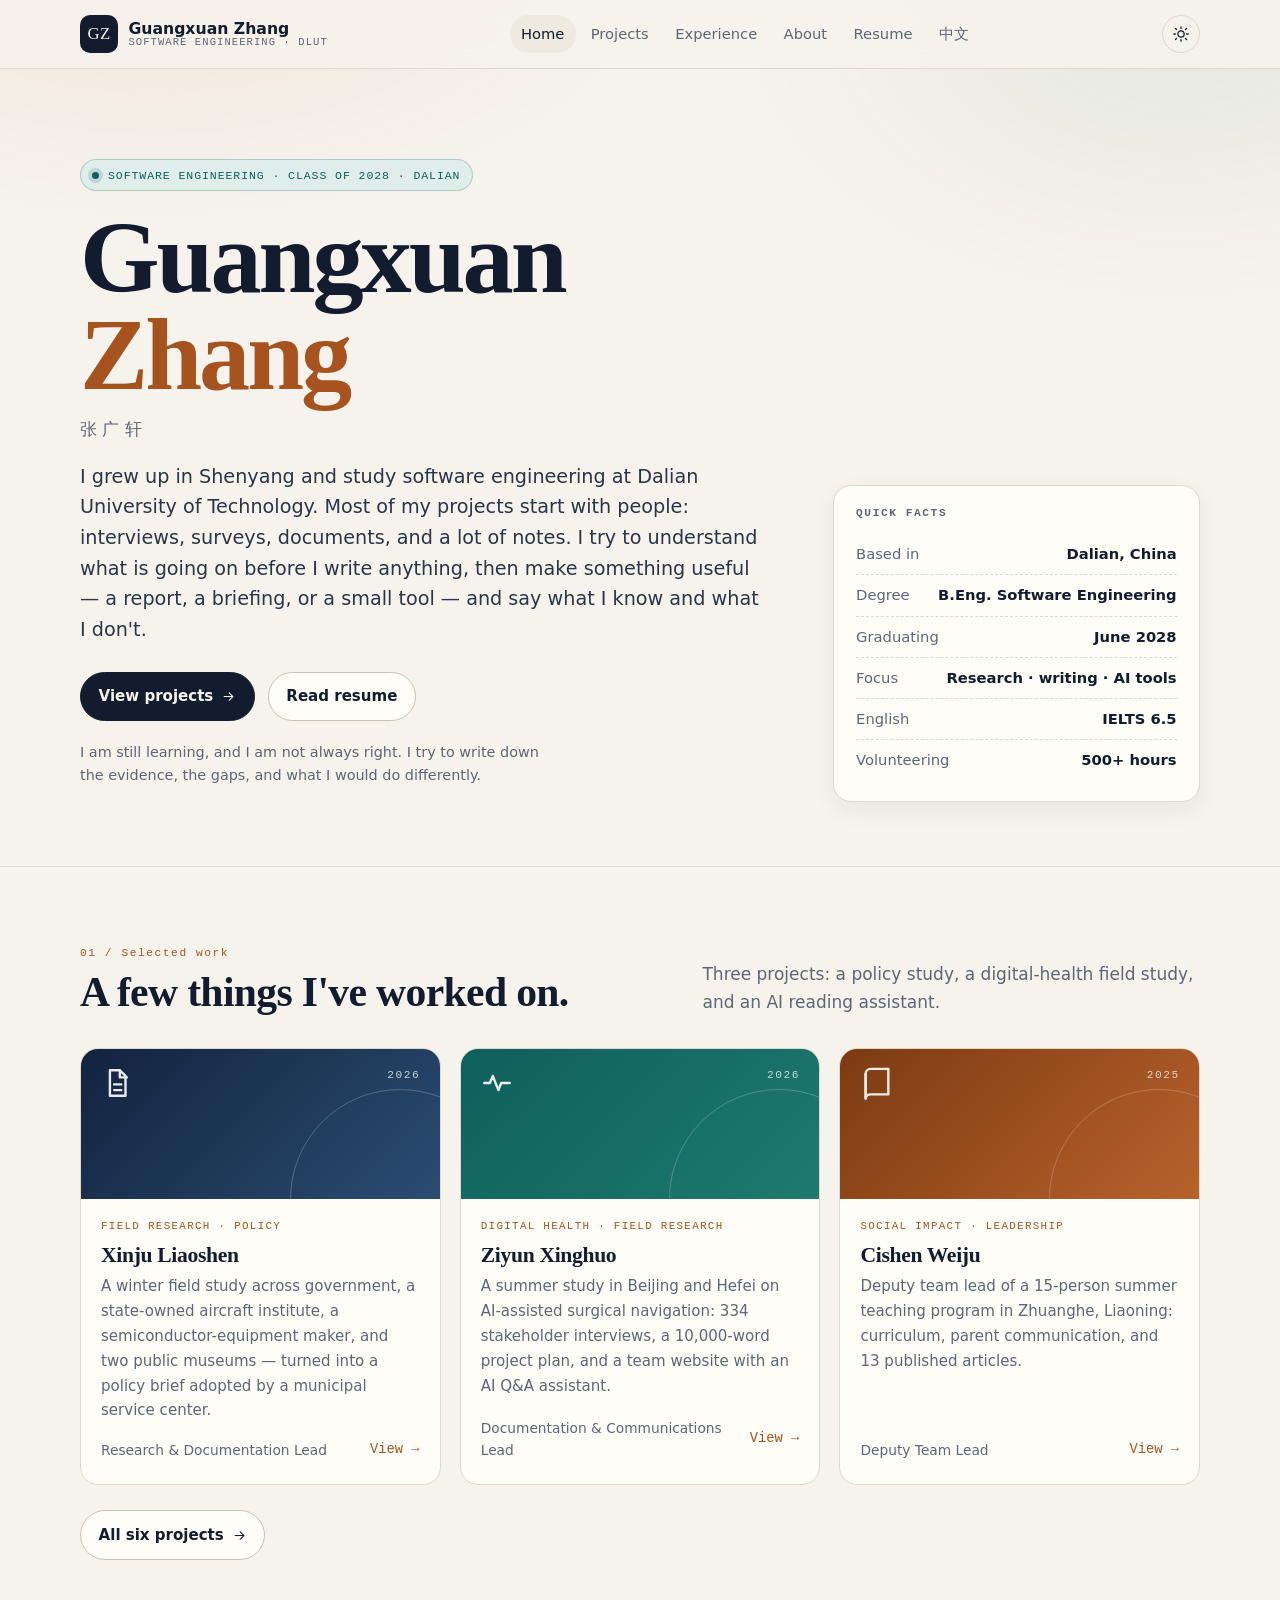
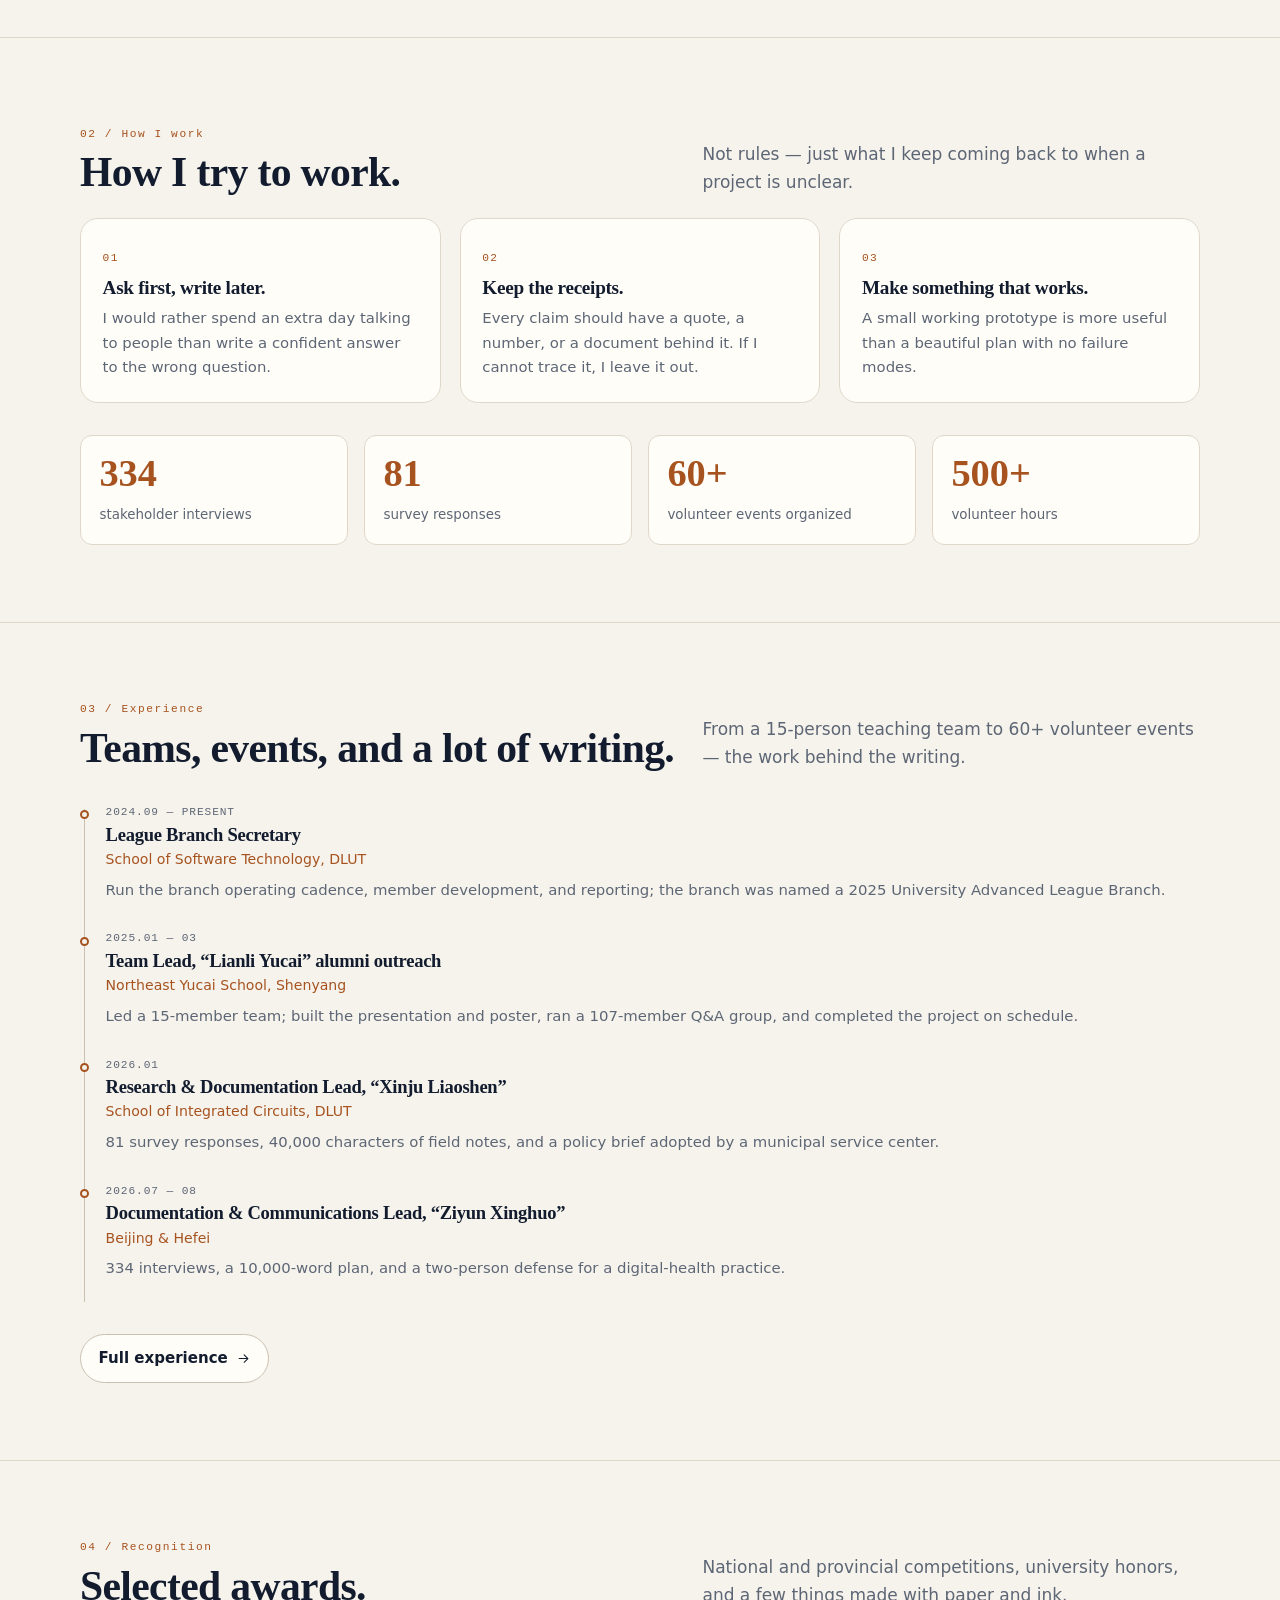
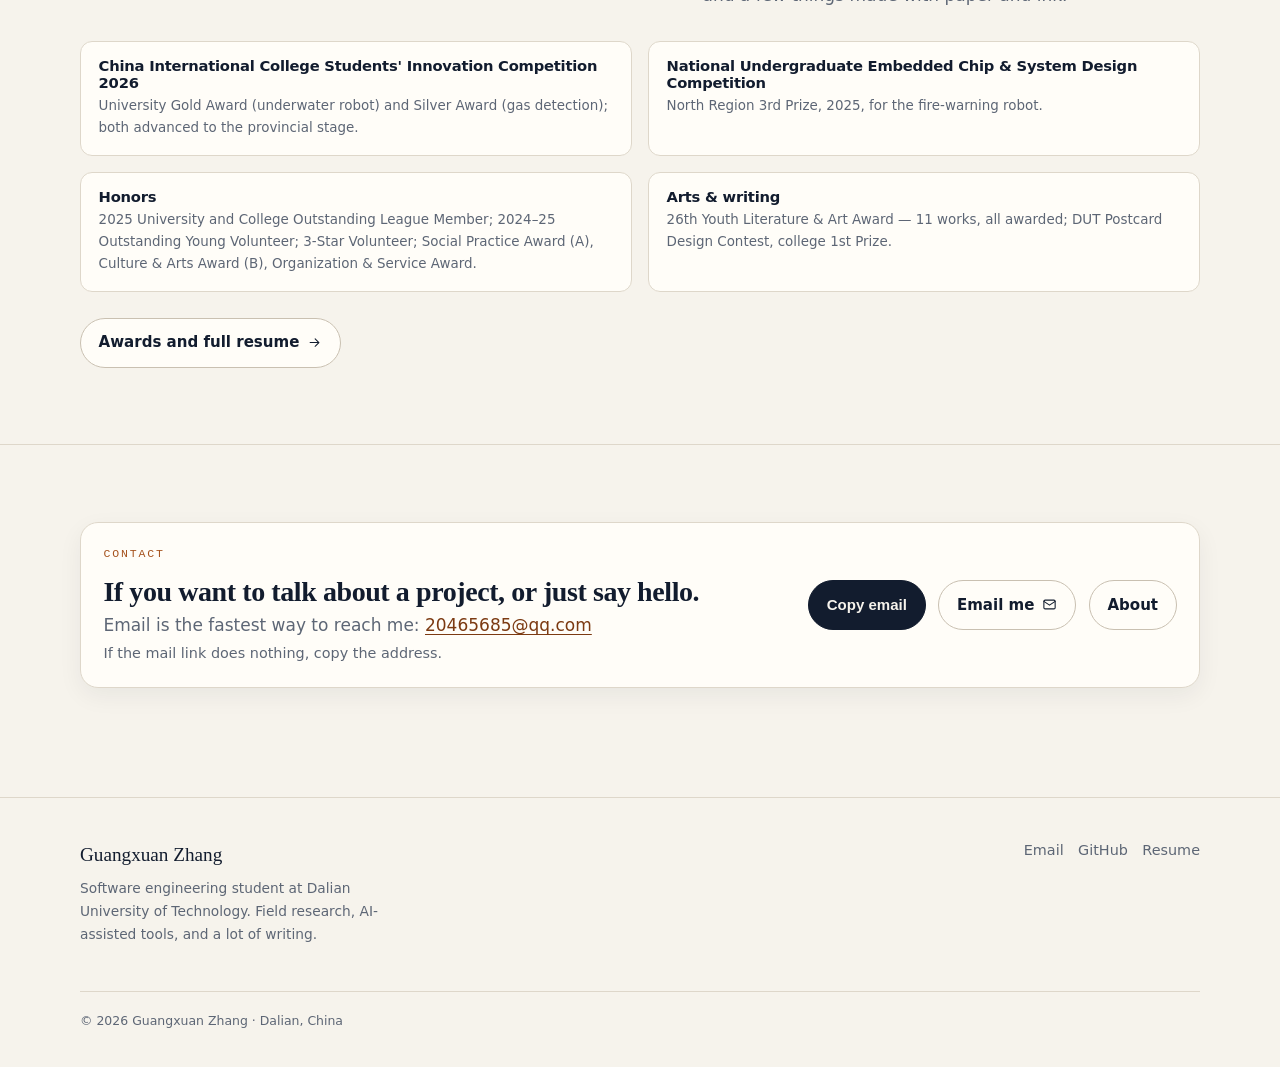
<file: en.html>
<!doctype html>
<html lang="en" data-theme="light">
<head>
<meta charset="utf-8">
<meta name="viewport" content="width=device-width, initial-scale=1">
<title>Guangxuan Zhang — Software Engineering, research & AI tools</title>
<meta name="description" content="Software Engineering student at Dalian University of Technology. I start with interviews and documents, then make reports, briefings, and small tools.">
<meta name="author" content="Guangxuan Zhang">
<meta name="theme-color" content="#13233f">
<meta property="og:type" content="website">
<meta property="og:site_name" content="Guangxuan Zhang">
<meta property="og:title" content="Guangxuan Zhang — Software Engineering, research & AI tools">
<meta property="og:description" content="Software Engineering student at Dalian University of Technology. I start with interviews and documents, then make reports, briefings, and small tools.">
<meta name="twitter:card" content="summary_large_image">
<meta name="twitter:title" content="Guangxuan Zhang — Software Engineering, research & AI tools">
<meta name="twitter:description" content="Software Engineering student at Dalian University of Technology. I start with interviews and documents, then make reports, briefings, and small tools.">
<link rel="icon" href="assets/img/favicon.svg" type="image/svg+xml">
<link rel="stylesheet" href="assets/css/style.css">
</head>
<body class="">


<a class="skip-link" href="#main">Skip to content</a>
<header class="site-header">
  <div class="wrap header-inner">
    <a class="brand" href="en.html" aria-label="Guangxuan Zhang — home">
      <span class="brand-mark" aria-hidden="true">GZ</span>
      <span class="brand-text">
        <span class="brand-name">Guangxuan Zhang</span>
        <span class="brand-sub">Software Engineering · DLUT</span>
      </span>
    </a>
    <nav class="site-nav" id="site-nav" data-nav aria-label="Primary"><a class="nav-link" href="en.html" aria-current="page">Home</a><a class="nav-link" href="projects/index.html">Projects</a><a class="nav-link" href="experience.html">Experience</a><a class="nav-link" href="about.html">About</a><a class="nav-link" href="resume.html">Resume</a><a class="nav-link" href="index.html" hreflang="zh-CN">中文</a></nav>
    <button class="icon-btn theme-toggle" type="button" data-theme-toggle aria-label="Switch theme">
      <svg viewBox="0 0 24 24" fill="none" stroke="currentColor" stroke-width="1.7" stroke-linecap="round" aria-hidden="true"><circle cx="12" cy="12" r="4.2"/><path d="M12 2.5v2M12 19.5v2M4.6 4.6l1.4 1.4M18 18l1.4 1.4M2.5 12h2M19.5 12h2M4.6 19.4L6 18M18 6l1.4-1.4"/></svg>
    </button>
    <button class="icon-btn menu-toggle" type="button" data-menu-toggle aria-label="Open menu" aria-expanded="false" aria-controls="site-nav">
      <svg viewBox="0 0 24 24" fill="none" stroke="currentColor" stroke-width="1.8" stroke-linecap="round" aria-hidden="true"><path d="M4 7h16M4 12h16M4 17h16"/></svg>
    </button>
  </div>
</header>
<main id="main">
  <section class="hero">
    <div class="wrap hero-grid">
      <div>
        <div class="status"><span class="status-dot" aria-hidden="true"></span>Software Engineering · Class of 2028 · Dalian</div>
        <h1>Guangxuan<br><em>Zhang</em></h1>
        <p class="hero-cn">张广轩</p>
        <p class="lede">I grew up in Shenyang and study software engineering at Dalian University of Technology. Most of my projects start with people: interviews, surveys, documents, and a lot of notes. I try to understand what is going on before I write anything, then make something useful — a report, a briefing, or a small tool — and say what I know and what I don't.</p>
        <div class="btn-row">
          <a class="btn btn--primary" href="projects/index.html">View projects <svg viewBox="0 0 24 24" fill="none" stroke="currentColor" stroke-width="1.7" stroke-linecap="round" stroke-linejoin="round" aria-hidden="true"><path d="M5 12h14M13 6l6 6-6 6"/></svg></a>
          <a class="btn" href="resume.html">Read resume</a>
        </div>
        <p class="small muted" style="margin-top:1.2rem;max-width:52ch">I am still learning, and I am not always right. I try to write down the evidence, the gaps, and what I would do differently.</p>
      </div>
      <aside class="hero-card reveal" aria-label="Quick facts">
        <h2>Quick facts</h2>
        <ul class="fact-list">
          <li><span>Based in</span><span>Dalian, China</span></li>
          <li><span>Degree</span><span>B.Eng. Software Engineering</span></li>
          <li><span>Graduating</span><span>June 2028</span></li>
          <li><span>Focus</span><span>Research · writing · AI tools</span></li>
          <li><span>English</span><span>IELTS 6.5</span></li>
          <li><span>Volunteering</span><span>500+ hours</span></li>
        </ul>
      </aside>
    </div>
  </section>

  <section class="section">
    <div class="wrap">
      <div class="section-head reveal">
        <div><span class="section-index">01 / Selected work</span><h2>A few things I've worked on.</h2></div>
        <p>Three projects: a policy study, a digital-health field study, and an AI reading assistant.</p>
      </div>
      <div class="project-grid project-grid--three">
<a class="project-card reveal" href="projects/xinju-liaoshen.html">
  <div class="card-cover card-cover--xinju">
    <span class="cover-icon" aria-hidden="true"><svg viewBox="0 0 24 24" fill="none" stroke="currentColor" stroke-width="1.7" stroke-linecap="round" stroke-linejoin="round" aria-hidden="true"><path d="M7 3h7l4 4v14H7z"/><path d="M14 3v5h5"/><path d="M10 13h5M10 17h5"/></svg></span>
    <span class="cover-num">2026</span>
  </div>
  <div class="card-body">
    <div class="card-cat">Field research · Policy</div>
    <h3>Xinju Liaoshen</h3>
    <p>A winter field study across government, a state-owned aircraft institute, a semiconductor-equipment maker, and two public museums — turned into a policy brief adopted by a municipal service center.</p>
    <div class="card-foot"><span>Research & Documentation Lead</span><span class="card-arrow">View →</span></div>
  </div>
</a>
<a class="project-card reveal" href="projects/ziyun-xinghuo.html">
  <div class="card-cover card-cover--ziyun">
    <span class="cover-icon" aria-hidden="true"><svg viewBox="0 0 24 24" fill="none" stroke="currentColor" stroke-width="1.7" stroke-linecap="round" stroke-linejoin="round" aria-hidden="true"><path d="M3 12h4l2-5 4 10 2-5h6"/></svg></span>
    <span class="cover-num">2026</span>
  </div>
  <div class="card-body">
    <div class="card-cat">Digital health · Field research</div>
    <h3>Ziyun Xinghuo</h3>
    <p>A summer study in Beijing and Hefei on AI-assisted surgical navigation: 334 stakeholder interviews, a 10,000-word project plan, and a team website with an AI Q&A assistant.</p>
    <div class="card-foot"><span>Documentation & Communications Lead</span><span class="card-arrow">View →</span></div>
  </div>
</a>
<a class="project-card reveal" href="projects/cishen-weiju.html">
  <div class="card-cover card-cover--cishen">
    <span class="cover-icon" aria-hidden="true"><svg viewBox="0 0 24 24" fill="none" stroke="currentColor" stroke-width="1.7" stroke-linecap="round" stroke-linejoin="round" aria-hidden="true"><path d="M4 5.5A3.5 3.5 0 0 1 7.5 2H20v18H7.5A3.5 3.5 0 0 0 4 23z"/><path d="M4 5.5V23"/></svg></span>
    <span class="cover-num">2025</span>
  </div>
  <div class="card-body">
    <div class="card-cat">Social impact · Leadership</div>
    <h3>Cishen Weiju</h3>
    <p>Deputy team lead of a 15-person summer teaching program in Zhuanghe, Liaoning: curriculum, parent communication, and 13 published articles.</p>
    <div class="card-foot"><span>Deputy Team Lead</span><span class="card-arrow">View →</span></div>
  </div>
</a></div>
      <div class="btn-row"><a class="btn" href="projects/index.html">All six projects <svg viewBox="0 0 24 24" fill="none" stroke="currentColor" stroke-width="1.7" stroke-linecap="round" stroke-linejoin="round" aria-hidden="true"><path d="M5 12h14M13 6l6 6-6 6"/></svg></a></div>
    </div>
  </section>

  <section class="section">
    <div class="wrap">
      <div class="section-head reveal">
        <div><span class="section-index">02 / How I work</span><h2>How I try to work.</h2></div>
        <p>Not rules — just what I keep coming back to when a project is unclear.</p>
      </div>
      <div class="principles">
        <div class="principle reveal"><span class="num">01</span><h3>Ask first, write later.</h3><p>I would rather spend an extra day talking to people than write a confident answer to the wrong question.</p></div>
        <div class="principle reveal"><span class="num">02</span><h3>Keep the receipts.</h3><p>Every claim should have a quote, a number, or a document behind it. If I cannot trace it, I leave it out.</p></div>
        <div class="principle reveal"><span class="num">03</span><h3>Make something that works.</h3><p>A small working prototype is more useful than a beautiful plan with no failure modes.</p></div>
      </div>
      <div class="metrics"><div class="metric"><strong>334</strong><span>stakeholder interviews</span></div><div class="metric"><strong>81</strong><span>survey responses</span></div><div class="metric"><strong>60+</strong><span>volunteer events organized</span></div><div class="metric"><strong>500+</strong><span>volunteer hours</span></div></div>
    </div>
  </section>

  <section class="section">
    <div class="wrap">
      <div class="section-head reveal">
        <div><span class="section-index">03 / Experience</span><h2>Teams, events, and a lot of writing.</h2></div>
        <p>From a 15-person teaching team to 60+ volunteer events — the work behind the writing.</p>
      </div>
      <div class="timeline">
        <div class="timeline-item reveal"><div class="timeline-time">2024.09 — present</div><h3>League Branch Secretary</h3><div class="timeline-org">School of Software Technology, DLUT</div><p>Run the branch operating cadence, member development, and reporting; the branch was named a 2025 University Advanced League Branch.</p></div>
        <div class="timeline-item reveal"><div class="timeline-time">2025.01 — 03</div><h3>Team Lead, “Lianli Yucai” alumni outreach</h3><div class="timeline-org">Northeast Yucai School, Shenyang</div><p>Led a 15-member team; built the presentation and poster, ran a 107-member Q&amp;A group, and completed the project on schedule.</p></div>
        <div class="timeline-item reveal"><div class="timeline-time">2026.01</div><h3>Research &amp; Documentation Lead, “Xinju Liaoshen”</h3><div class="timeline-org">School of Integrated Circuits, DLUT</div><p>81 survey responses, 40,000 characters of field notes, and a policy brief adopted by a municipal service center.</p></div>
        <div class="timeline-item reveal"><div class="timeline-time">2026.07 — 08</div><h3>Documentation &amp; Communications Lead, “Ziyun Xinghuo”</h3><div class="timeline-org">Beijing &amp; Hefei</div><p>334 interviews, a 10,000-word plan, and a two-person defense for a digital-health practice.</p></div>
      </div>
      <div class="btn-row"><a class="btn" href="experience.html">Full experience <svg viewBox="0 0 24 24" fill="none" stroke="currentColor" stroke-width="1.7" stroke-linecap="round" stroke-linejoin="round" aria-hidden="true"><path d="M5 12h14M13 6l6 6-6 6"/></svg></a></div>
    </div>
  </section>

  <section class="section">
    <div class="wrap">
      <div class="section-head reveal">
        <div><span class="section-index">04 / Recognition</span><h2>Selected awards.</h2></div>
        <p>National and provincial competitions, university honors, and a few things made with paper and ink.</p>
      </div>
      <div class="award-grid">
        <div class="award reveal"><h3>China International College Students' Innovation Competition 2026</h3><p>University Gold Award (underwater robot) and Silver Award (gas detection); both advanced to the provincial stage.</p></div>
        <div class="award reveal"><h3>National Undergraduate Embedded Chip &amp; System Design Competition</h3><p>North Region 3rd Prize, 2025, for the fire-warning robot.</p></div>
        <div class="award reveal"><h3>Honors</h3><p>2025 University and College Outstanding League Member; 2024–25 Outstanding Young Volunteer; 3-Star Volunteer; Social Practice Award (A), Culture &amp; Arts Award (B), Organization &amp; Service Award.</p></div>
        <div class="award reveal"><h3>Arts &amp; writing</h3><p>26th Youth Literature &amp; Art Award — 11 works, all awarded; DUT Postcard Design Contest, college 1st Prize.</p></div>
      </div>
      <div class="btn-row"><a class="btn" href="resume.html">Awards and full resume <svg viewBox="0 0 24 24" fill="none" stroke="currentColor" stroke-width="1.7" stroke-linecap="round" stroke-linejoin="round" aria-hidden="true"><path d="M5 12h14M13 6l6 6-6 6"/></svg></a></div>
    </div>
  </section>

  <section class="section">
    <div class="wrap">
      <div class="hero-card contact-card reveal" id="contact" style="display:flex;justify-content:space-between;gap:2rem;align-items:center;flex-wrap:wrap">
        <div>
          <div class="eyebrow">Contact</div>
          <h2 style="margin-bottom:0.25rem">If you want to talk about a project, or just say hello.</h2>
          <p class="muted" style="margin-bottom:0.2rem">Email is the fastest way to reach me: <a href="mailto:20465685@qq.com?subject=Hello%20Guangxuan">20465685@qq.com</a></p>
          <p class="small muted mb-0">If the mail link does nothing, copy the address.</p>
        </div>
        <div class="btn-row" style="margin:0">
          <button class="btn btn--primary" type="button" data-copy-email="20465685@qq.com" data-copied-label="Copied">Copy email</button>
          <a class="btn" href="mailto:20465685@qq.com?subject=Hello%20Guangxuan">Email me <svg viewBox="0 0 24 24" fill="none" stroke="currentColor" stroke-width="1.7" stroke-linecap="round" stroke-linejoin="round" aria-hidden="true"><rect x="3" y="5" width="18" height="14" rx="2"/><path d="m3 7 9 6 9-6"/></svg></a>
          <a class="btn" href="about.html">About</a>
        </div>
      </div>
    </div>
  </section>
</main>

<footer class="site-footer">
  <div class="wrap">
    <div class="footer-grid">
      <div>
        <div class="footer-brand">Guangxuan Zhang</div>
        <p class="footer-note">Software engineering student at Dalian University of Technology. Field research, AI-assisted tools, and a lot of writing.</p>
      </div>
      <div class="footer-links">
        <a href="en.html#contact">Email</a>
        <a data-site="github" href="https://github.com/LGD-Haichao">GitHub</a>
        <a data-site="linkedin" href="https://www.linkedin.com/">LinkedIn</a>
        <a href="resume.html">Resume</a>
      </div>
    </div>
    <div class="footer-bottom">
      <span>© <span data-year>2026</span> Guangxuan Zhang · Dalian, China</span>
      
    </div>
  </div>
</footer>
<script src="assets/js/site.js"></script>
<script src="assets/js/main.js"></script>
</body>
</html>
</file>
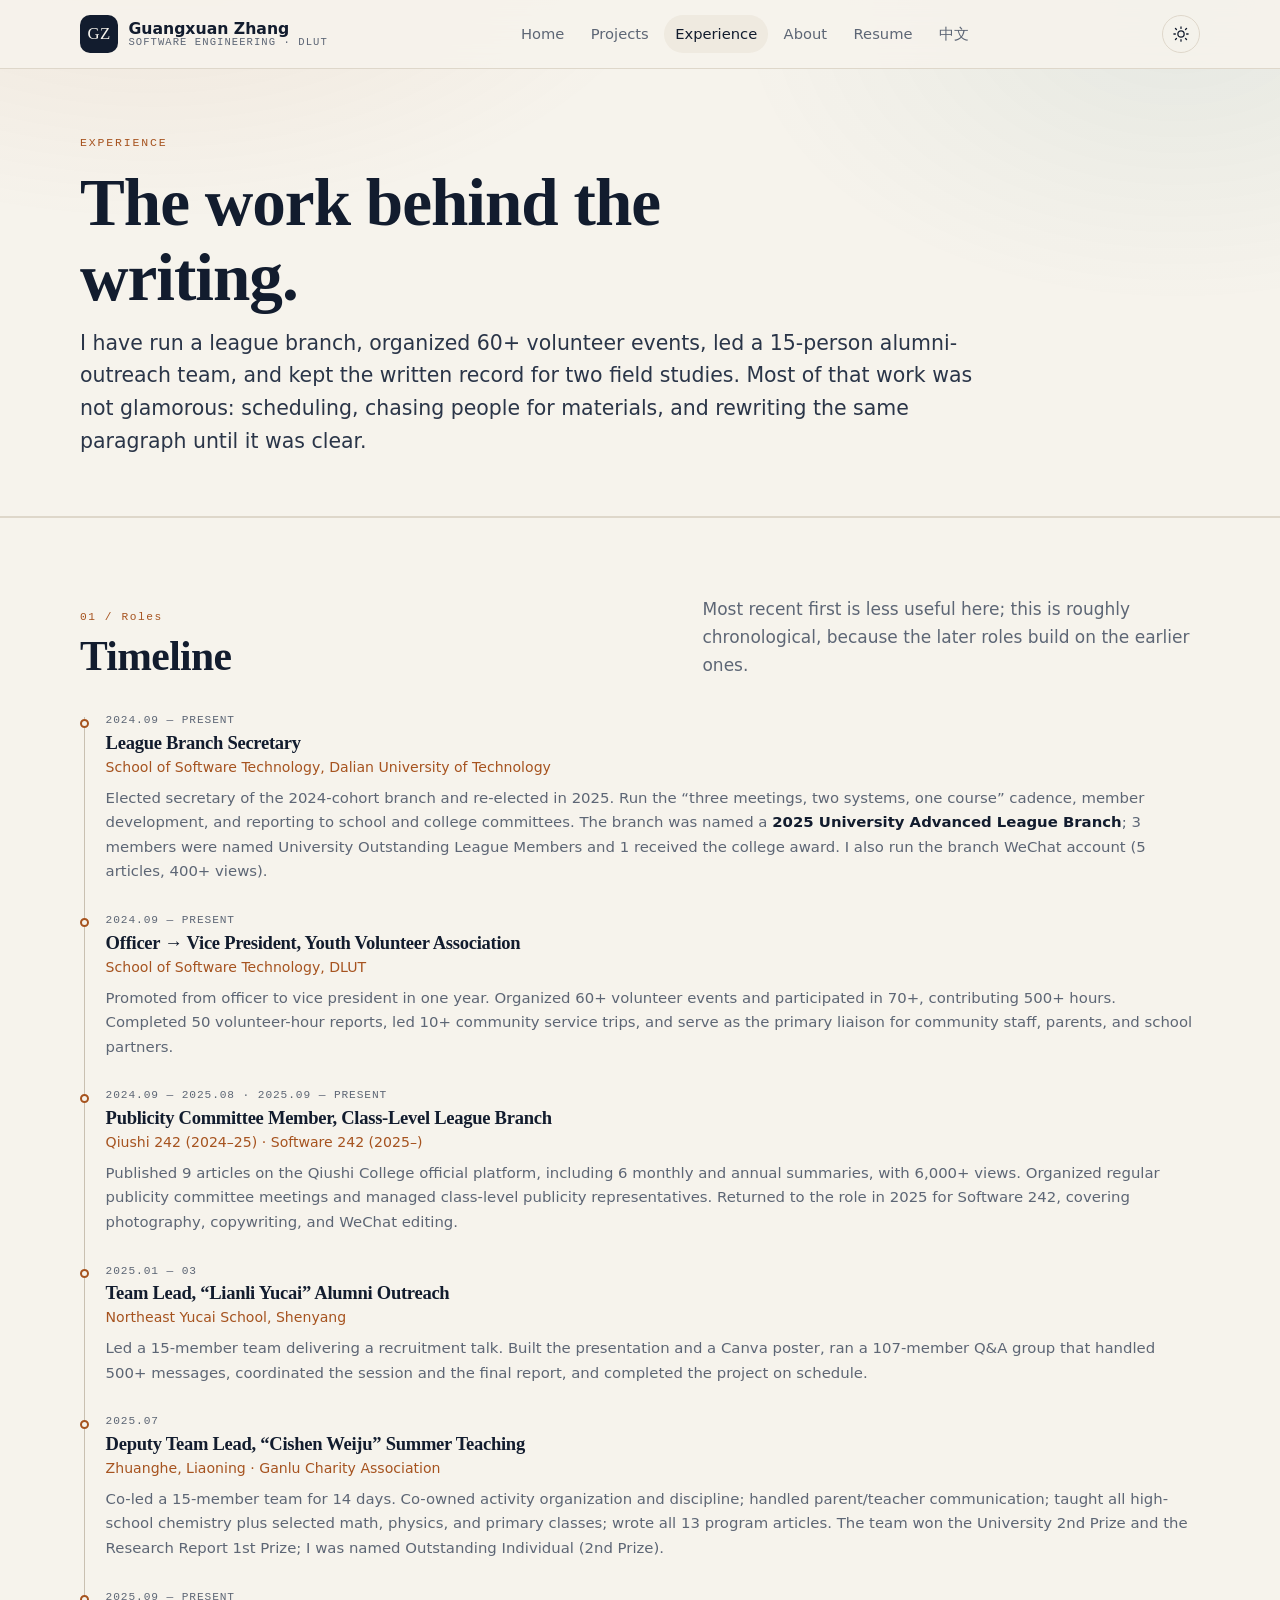
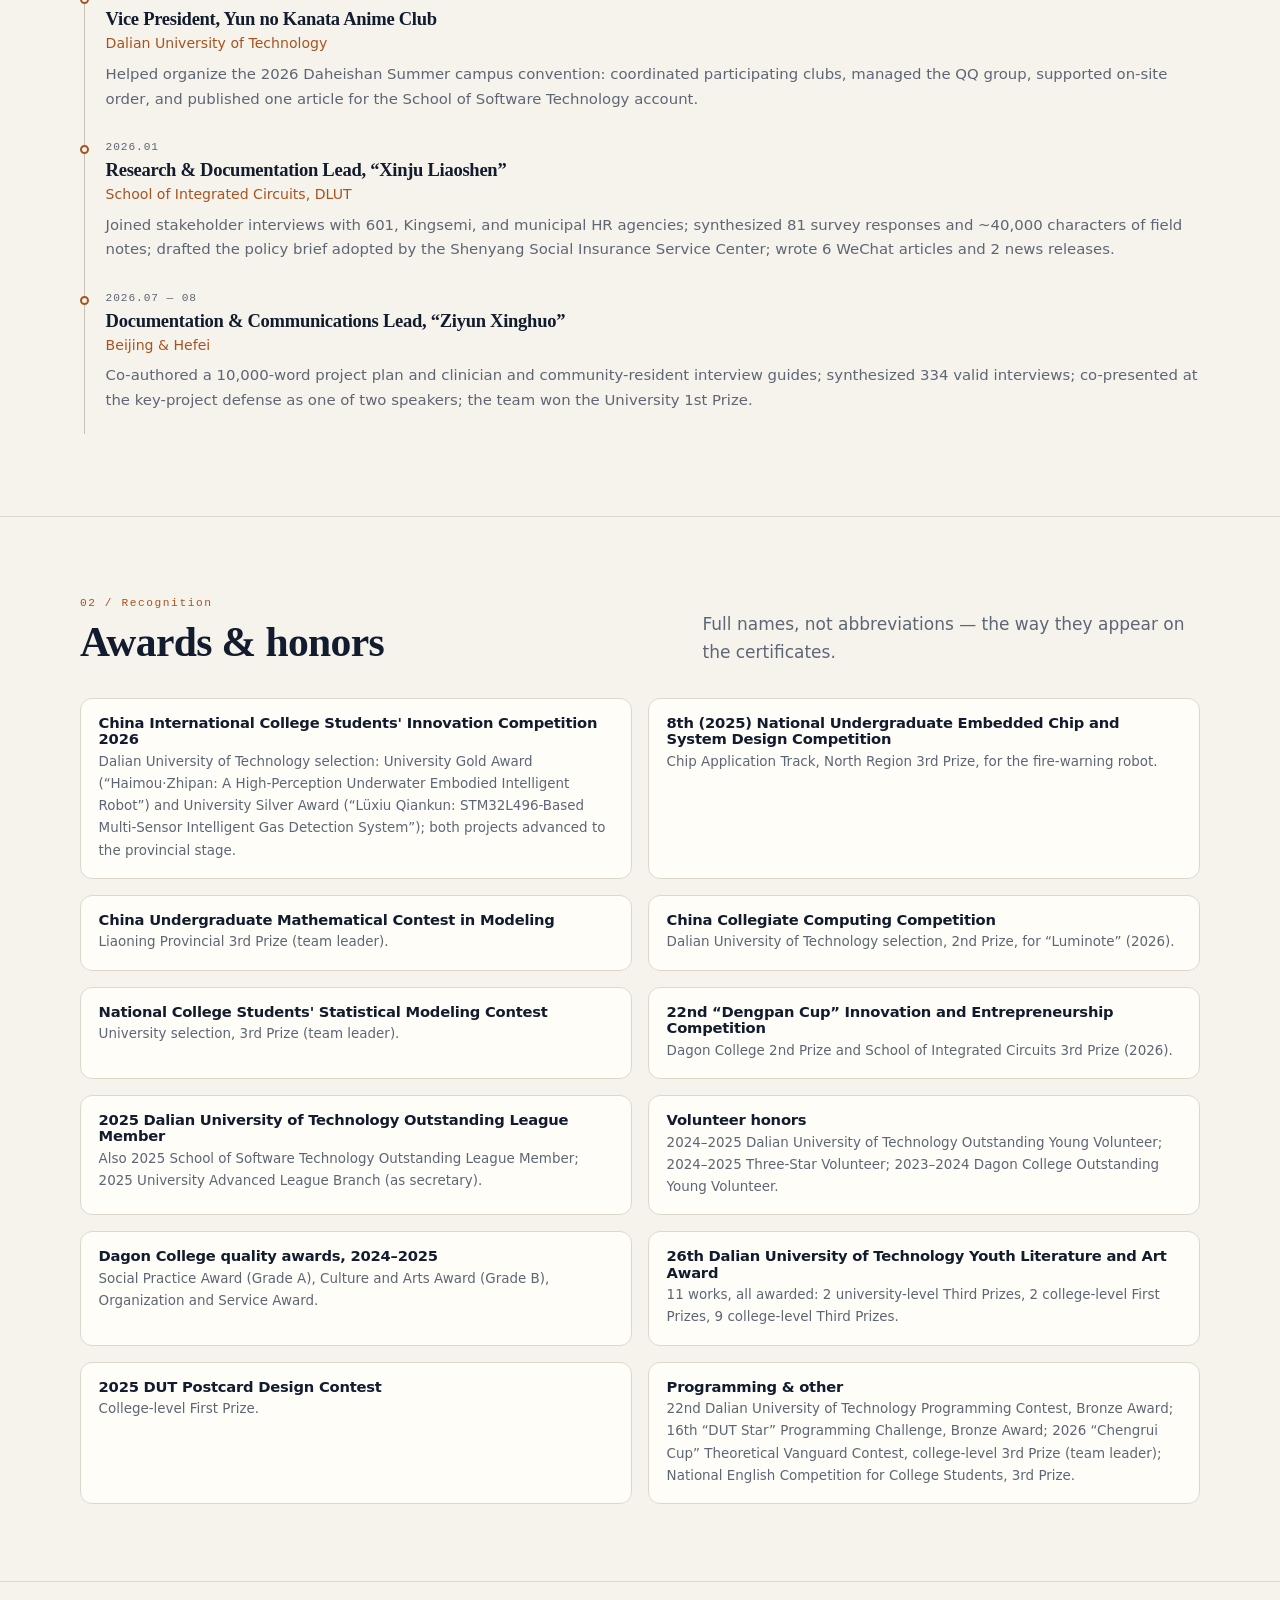
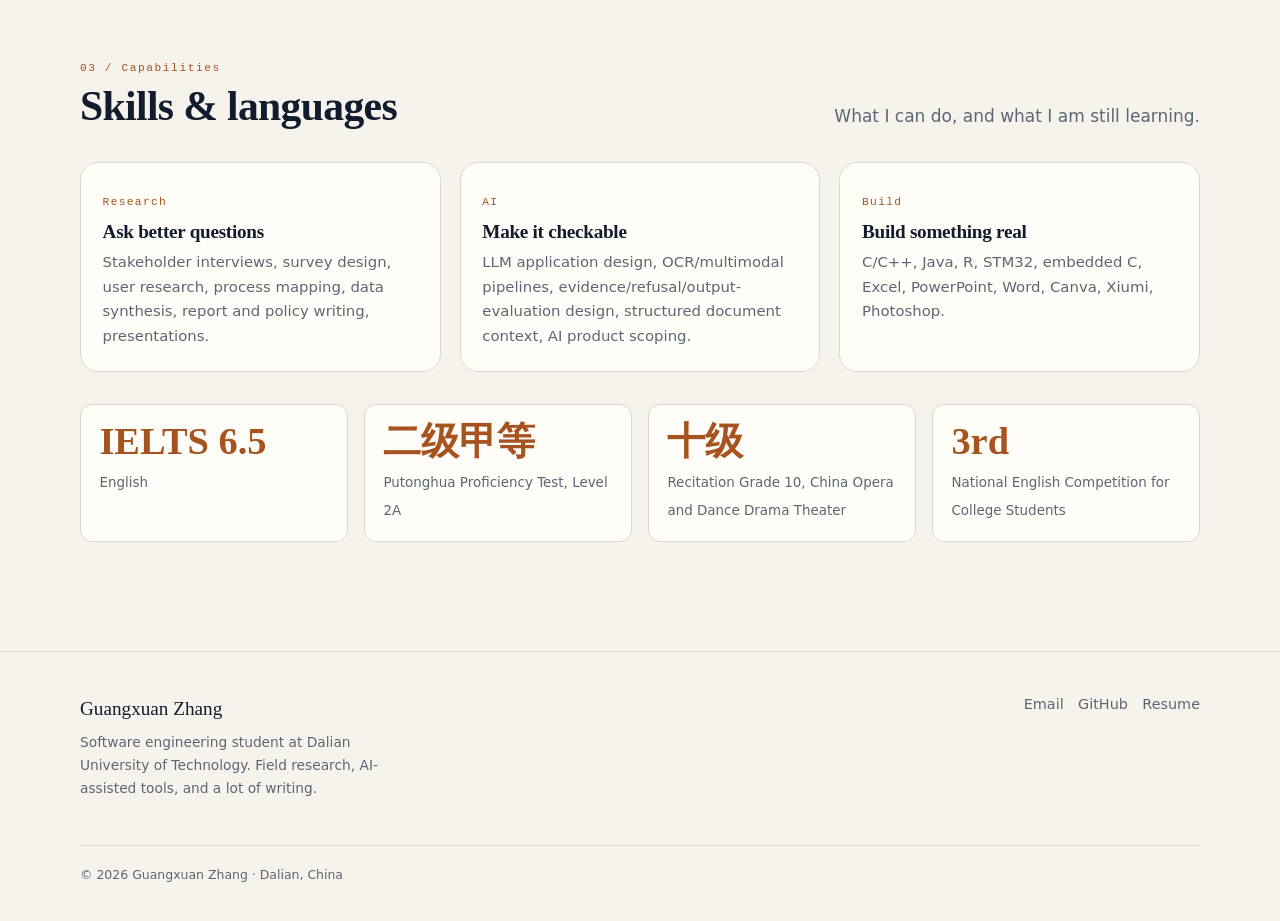
<file: experience.html>
<!doctype html>
<html lang="en" data-theme="light">
<head>
<meta charset="utf-8">
<meta name="viewport" content="width=device-width, initial-scale=1">
<title>Experience — Guangxuan Zhang</title>
<meta name="description" content="Leadership, field research, and public communication: branch secretary, volunteer association, publicity, alumni outreach, and teaching.">
<meta name="author" content="Guangxuan Zhang">
<meta name="theme-color" content="#13233f">
<meta property="og:type" content="website">
<meta property="og:site_name" content="Guangxuan Zhang">
<meta property="og:title" content="Experience — Guangxuan Zhang">
<meta property="og:description" content="Leadership, field research, and public communication: branch secretary, volunteer association, publicity, alumni outreach, and teaching.">
<meta name="twitter:card" content="summary_large_image">
<meta name="twitter:title" content="Experience — Guangxuan Zhang">
<meta name="twitter:description" content="Leadership, field research, and public communication: branch secretary, volunteer association, publicity, alumni outreach, and teaching.">
<link rel="icon" href="assets/img/favicon.svg" type="image/svg+xml">
<link rel="stylesheet" href="assets/css/style.css">
</head>
<body class="">


<a class="skip-link" href="#main">Skip to content</a>
<header class="site-header">
  <div class="wrap header-inner">
    <a class="brand" href="en.html" aria-label="Guangxuan Zhang — home">
      <span class="brand-mark" aria-hidden="true">GZ</span>
      <span class="brand-text">
        <span class="brand-name">Guangxuan Zhang</span>
        <span class="brand-sub">Software Engineering · DLUT</span>
      </span>
    </a>
    <nav class="site-nav" id="site-nav" data-nav aria-label="Primary"><a class="nav-link" href="en.html">Home</a><a class="nav-link" href="projects/index.html">Projects</a><a class="nav-link" href="experience.html" aria-current="page">Experience</a><a class="nav-link" href="about.html">About</a><a class="nav-link" href="resume.html">Resume</a><a class="nav-link" href="index.html" hreflang="zh-CN">中文</a></nav>
    <button class="icon-btn theme-toggle" type="button" data-theme-toggle aria-label="Switch theme">
      <svg viewBox="0 0 24 24" fill="none" stroke="currentColor" stroke-width="1.7" stroke-linecap="round" aria-hidden="true"><circle cx="12" cy="12" r="4.2"/><path d="M12 2.5v2M12 19.5v2M4.6 4.6l1.4 1.4M18 18l1.4 1.4M2.5 12h2M19.5 12h2M4.6 19.4L6 18M18 6l1.4-1.4"/></svg>
    </button>
    <button class="icon-btn menu-toggle" type="button" data-menu-toggle aria-label="Open menu" aria-expanded="false" aria-controls="site-nav">
      <svg viewBox="0 0 24 24" fill="none" stroke="currentColor" stroke-width="1.8" stroke-linecap="round" aria-hidden="true"><path d="M4 7h16M4 12h16M4 17h16"/></svg>
    </button>
  </div>
</header>
<main id="main">
  <section class="project-hero">
    <div class="wrap">
      <p class="eyebrow">Experience</p>
      <h1>The work behind the writing.</h1>
      <p class="lede">I have run a league branch, organized 60+ volunteer events, led a 15-person alumni-outreach team, and kept the written record for two field studies. Most of that work was not glamorous: scheduling, chasing people for materials, and rewriting the same paragraph until it was clear.</p>
    </div>
  </section>

  <section class="section">
    <div class="wrap">
      <div class="section-head"><div><span class="section-index">01 / Roles</span><h2>Timeline</h2></div><p>Most recent first is less useful here; this is roughly chronological, because the later roles build on the earlier ones.</p></div>
      <div class="timeline">
        <div class="timeline-item reveal"><div class="timeline-time">2024.09 — present</div><h3>League Branch Secretary</h3><div class="timeline-org">School of Software Technology, Dalian University of Technology</div><p>Elected secretary of the 2024-cohort branch and re-elected in 2025. Run the “three meetings, two systems, one course” cadence, member development, and reporting to school and college committees. The branch was named a <strong>2025 University Advanced League Branch</strong>; 3 members were named University Outstanding League Members and 1 received the college award. I also run the branch WeChat account (5 articles, 400+ views).</p></div>
        <div class="timeline-item reveal"><div class="timeline-time">2024.09 — present</div><h3>Officer → Vice President, Youth Volunteer Association</h3><div class="timeline-org">School of Software Technology, DLUT</div><p>Promoted from officer to vice president in one year. Organized 60+ volunteer events and participated in 70+, contributing 500+ hours. Completed 50 volunteer-hour reports, led 10+ community service trips, and serve as the primary liaison for community staff, parents, and school partners.</p></div>
        <div class="timeline-item reveal"><div class="timeline-time">2024.09 — 2025.08 · 2025.09 — present</div><h3>Publicity Committee Member, Class-Level League Branch</h3><div class="timeline-org">Qiushi 242 (2024–25) · Software 242 (2025–)</div><p>Published 9 articles on the Qiushi College official platform, including 6 monthly and annual summaries, with 6,000+ views. Organized regular publicity committee meetings and managed class-level publicity representatives. Returned to the role in 2025 for Software 242, covering photography, copywriting, and WeChat editing.</p></div>
        <div class="timeline-item reveal"><div class="timeline-time">2025.01 — 03</div><h3>Team Lead, “Lianli Yucai” Alumni Outreach</h3><div class="timeline-org">Northeast Yucai School, Shenyang</div><p>Led a 15-member team delivering a recruitment talk. Built the presentation and a Canva poster, ran a 107-member Q&amp;A group that handled 500+ messages, coordinated the session and the final report, and completed the project on schedule.</p></div>
        <div class="timeline-item reveal"><div class="timeline-time">2025.07</div><h3>Deputy Team Lead, “Cishen Weiju” Summer Teaching</h3><div class="timeline-org">Zhuanghe, Liaoning · Ganlu Charity Association</div><p>Co-led a 15-member team for 14 days. Co-owned activity organization and discipline; handled parent/teacher communication; taught all high-school chemistry plus selected math, physics, and primary classes; wrote all 13 program articles. The team won the University 2nd Prize and the Research Report 1st Prize; I was named Outstanding Individual (2nd Prize).</p></div>
        <div class="timeline-item reveal"><div class="timeline-time">2025.09 — present</div><h3>Vice President, Yun no Kanata Anime Club</h3><div class="timeline-org">Dalian University of Technology</div><p>Helped organize the 2026 Daheishan Summer campus convention: coordinated participating clubs, managed the QQ group, supported on-site order, and published one article for the School of Software Technology account.</p></div>
        <div class="timeline-item reveal"><div class="timeline-time">2026.01</div><h3>Research &amp; Documentation Lead, “Xinju Liaoshen”</h3><div class="timeline-org">School of Integrated Circuits, DLUT</div><p>Joined stakeholder interviews with 601, Kingsemi, and municipal HR agencies; synthesized 81 survey responses and ~40,000 characters of field notes; drafted the policy brief adopted by the Shenyang Social Insurance Service Center; wrote 6 WeChat articles and 2 news releases.</p></div>
        <div class="timeline-item reveal"><div class="timeline-time">2026.07 — 08</div><h3>Documentation &amp; Communications Lead, “Ziyun Xinghuo”</h3><div class="timeline-org">Beijing &amp; Hefei</div><p>Co-authored a 10,000-word project plan and clinician and community-resident interview guides; synthesized 334 valid interviews; co-presented at the key-project defense as one of two speakers; the team won the University 1st Prize.</p></div>
      </div>
    </div>
  </section>

  <section class="section">
    <div class="wrap">
      <div class="section-head"><div><span class="section-index">02 / Recognition</span><h2>Awards &amp; honors</h2></div><p>Full names, not abbreviations — the way they appear on the certificates.</p></div>
      <div class="award-grid">
        <div class="award reveal"><h3>China International College Students' Innovation Competition 2026</h3><p>Dalian University of Technology selection: University Gold Award (“Haimou·Zhipan: A High-Perception Underwater Embodied Intelligent Robot”) and University Silver Award (“Lüxiu Qiankun: STM32L496-Based Multi-Sensor Intelligent Gas Detection System”); both projects advanced to the provincial stage.</p></div>
        <div class="award reveal"><h3>8th (2025) National Undergraduate Embedded Chip and System Design Competition</h3><p>Chip Application Track, North Region 3rd Prize, for the fire-warning robot.</p></div>
        <div class="award reveal"><h3>China Undergraduate Mathematical Contest in Modeling</h3><p>Liaoning Provincial 3rd Prize (team leader).</p></div>
        <div class="award reveal"><h3>China Collegiate Computing Competition</h3><p>Dalian University of Technology selection, 2nd Prize, for “Luminote” (2026).</p></div>
        <div class="award reveal"><h3>National College Students' Statistical Modeling Contest</h3><p>University selection, 3rd Prize (team leader).</p></div>
        <div class="award reveal"><h3>22nd “Dengpan Cup” Innovation and Entrepreneurship Competition</h3><p>Dagon College 2nd Prize and School of Integrated Circuits 3rd Prize (2026).</p></div>
        <div class="award reveal"><h3>2025 Dalian University of Technology Outstanding League Member</h3><p>Also 2025 School of Software Technology Outstanding League Member; 2025 University Advanced League Branch (as secretary).</p></div>
        <div class="award reveal"><h3>Volunteer honors</h3><p>2024–2025 Dalian University of Technology Outstanding Young Volunteer; 2024–2025 Three-Star Volunteer; 2023–2024 Dagon College Outstanding Young Volunteer.</p></div>
        <div class="award reveal"><h3>Dagon College quality awards, 2024–2025</h3><p>Social Practice Award (Grade A), Culture and Arts Award (Grade B), Organization and Service Award.</p></div>
        <div class="award reveal"><h3>26th Dalian University of Technology Youth Literature and Art Award</h3><p>11 works, all awarded: 2 university-level Third Prizes, 2 college-level First Prizes, 9 college-level Third Prizes.</p></div>
        <div class="award reveal"><h3>2025 DUT Postcard Design Contest</h3><p>College-level First Prize.</p></div>
        <div class="award reveal"><h3>Programming &amp; other</h3><p>22nd Dalian University of Technology Programming Contest, Bronze Award; 16th “DUT Star” Programming Challenge, Bronze Award; 2026 “Chengrui Cup” Theoretical Vanguard Contest, college-level 3rd Prize (team leader); National English Competition for College Students, 3rd Prize.</p></div>
      </div>
    </div>
  </section>

  <section class="section">
    <div class="wrap">
      <div class="section-head"><div><span class="section-index">03 / Capabilities</span><h2>Skills &amp; languages</h2></div><p>What I can do, and what I am still learning.</p></div>
      <div class="principles">
        <div class="principle reveal"><span class="num">Research</span><h3>Ask better questions</h3><p>Stakeholder interviews, survey design, user research, process mapping, data synthesis, report and policy writing, presentations.</p></div>
        <div class="principle reveal"><span class="num">AI</span><h3>Make it checkable</h3><p>LLM application design, OCR/multimodal pipelines, evidence/refusal/output-evaluation design, structured document context, AI product scoping.</p></div>
        <div class="principle reveal"><span class="num">Build</span><h3>Build something real</h3><p>C/C++, Java, R, STM32, embedded C, Excel, PowerPoint, Word, Canva, Xiumi, Photoshop.</p></div>
      </div>
      <div class="metrics">
        <div class="metric"><strong>IELTS 6.5</strong><span>English</span></div>
        <div class="metric"><strong>二级甲等</strong><span>Putonghua Proficiency Test, Level 2A</span></div>
        <div class="metric"><strong>十级</strong><span>Recitation Grade 10, China Opera and Dance Drama Theater</span></div>
        <div class="metric"><strong>3rd</strong><span>National English Competition for College Students</span></div>
      </div>
    </div>
  </section>
</main>

<footer class="site-footer">
  <div class="wrap">
    <div class="footer-grid">
      <div>
        <div class="footer-brand">Guangxuan Zhang</div>
        <p class="footer-note">Software engineering student at Dalian University of Technology. Field research, AI-assisted tools, and a lot of writing.</p>
      </div>
      <div class="footer-links">
        <a href="en.html#contact">Email</a>
        <a data-site="github" href="https://github.com/LGD-Haichao">GitHub</a>
        <a data-site="linkedin" href="https://www.linkedin.com/">LinkedIn</a>
        <a href="resume.html">Resume</a>
      </div>
    </div>
    <div class="footer-bottom">
      <span>© <span data-year>2026</span> Guangxuan Zhang · Dalian, China</span>
      
    </div>
  </div>
</footer>
<script src="assets/js/site.js"></script>
<script src="assets/js/main.js"></script>
</body>
</html>
</file>
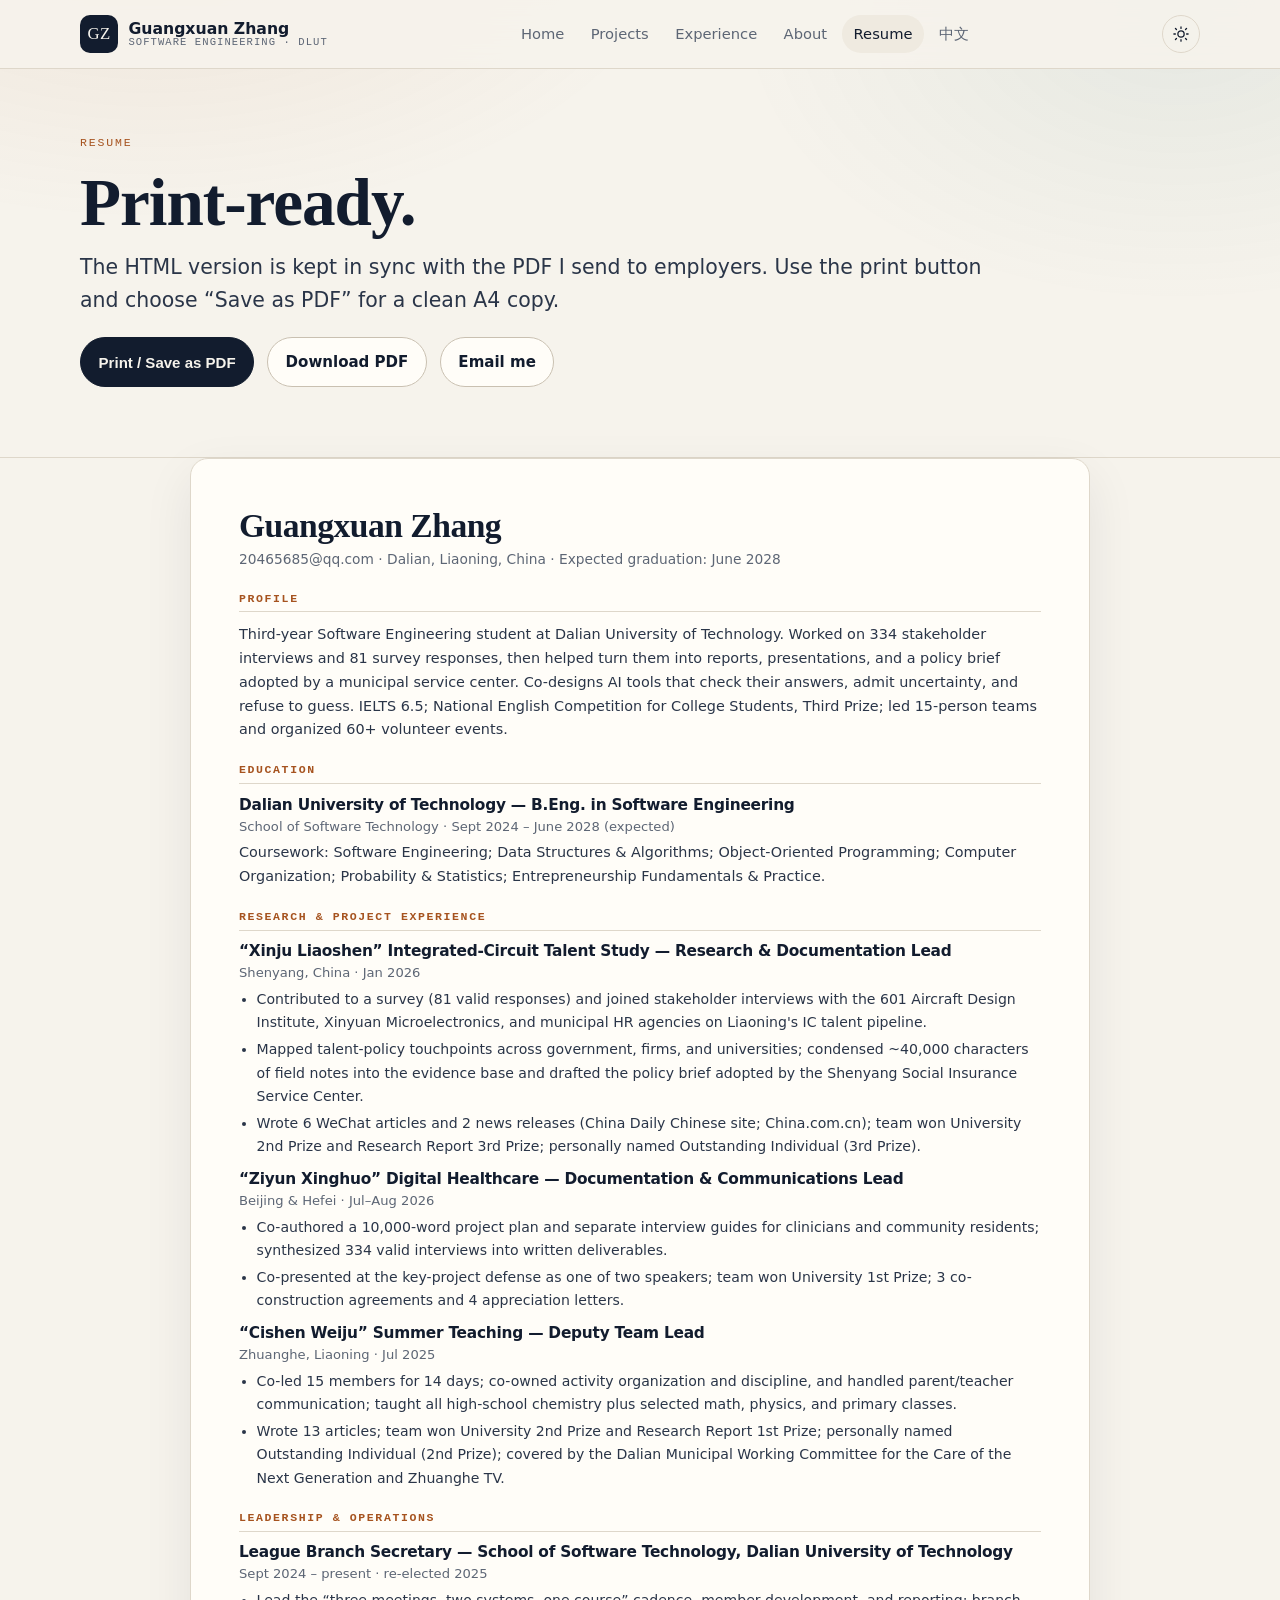
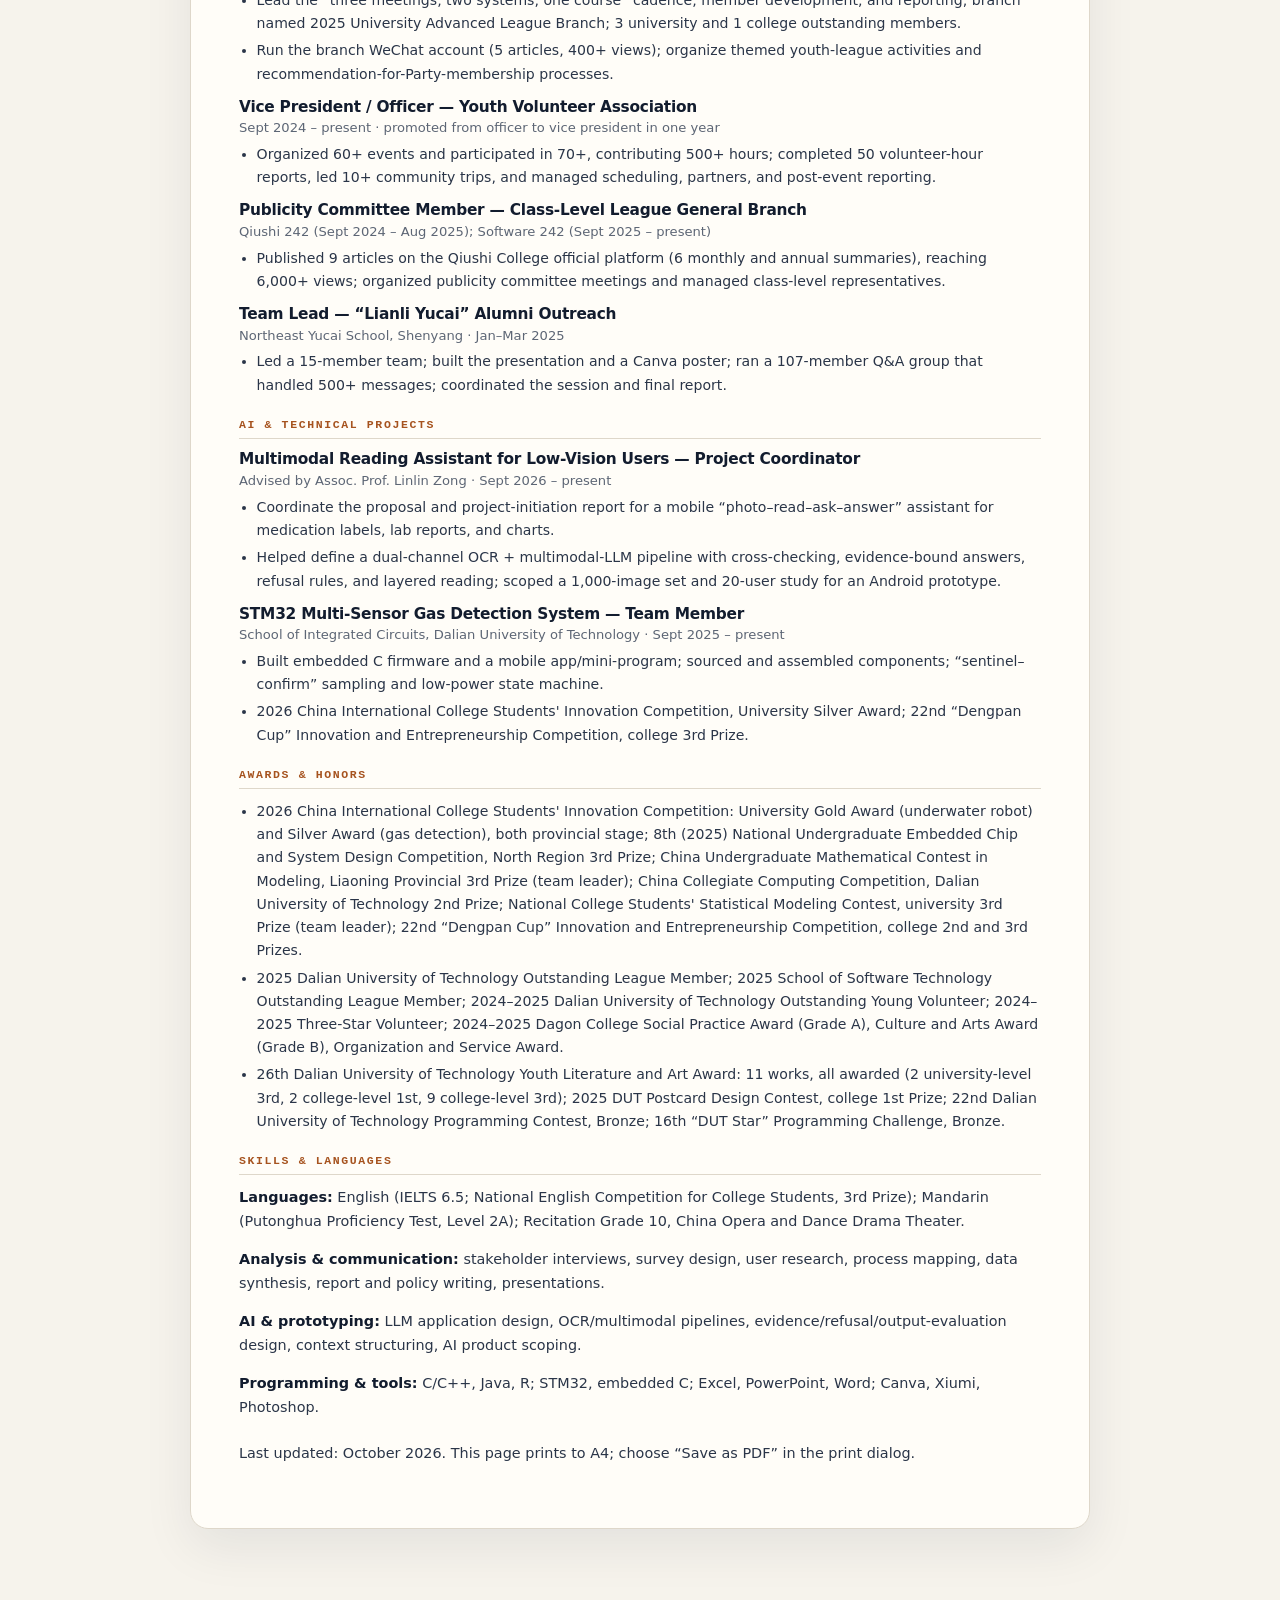
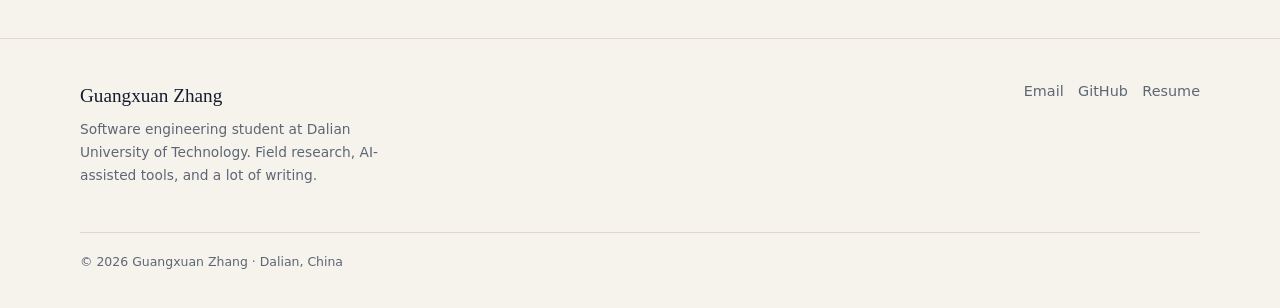
<file: resume.html>
<!doctype html>
<html lang="en" data-theme="light">
<head>
<meta charset="utf-8">
<meta name="viewport" content="width=device-width, initial-scale=1">
<title>Resume — Guangxuan Zhang</title>
<meta name="description" content="Printable resume: software engineering student at DLUT, field research, AI-assisted tools, and leadership.">
<meta name="author" content="Guangxuan Zhang">
<meta name="theme-color" content="#13233f">
<meta property="og:type" content="website">
<meta property="og:site_name" content="Guangxuan Zhang">
<meta property="og:title" content="Resume — Guangxuan Zhang">
<meta property="og:description" content="Printable resume: software engineering student at DLUT, field research, AI-assisted tools, and leadership.">
<meta name="twitter:card" content="summary_large_image">
<meta name="twitter:title" content="Resume — Guangxuan Zhang">
<meta name="twitter:description" content="Printable resume: software engineering student at DLUT, field research, AI-assisted tools, and leadership.">
<link rel="icon" href="assets/img/favicon.svg" type="image/svg+xml">
<link rel="stylesheet" href="assets/css/style.css">
</head>
<body class="">


<a class="skip-link" href="#main">Skip to content</a>
<header class="site-header">
  <div class="wrap header-inner">
    <a class="brand" href="en.html" aria-label="Guangxuan Zhang — home">
      <span class="brand-mark" aria-hidden="true">GZ</span>
      <span class="brand-text">
        <span class="brand-name">Guangxuan Zhang</span>
        <span class="brand-sub">Software Engineering · DLUT</span>
      </span>
    </a>
    <nav class="site-nav" id="site-nav" data-nav aria-label="Primary"><a class="nav-link" href="en.html">Home</a><a class="nav-link" href="projects/index.html">Projects</a><a class="nav-link" href="experience.html">Experience</a><a class="nav-link" href="about.html">About</a><a class="nav-link" href="resume.html" aria-current="page">Resume</a><a class="nav-link" href="index.html" hreflang="zh-CN">中文</a></nav>
    <button class="icon-btn theme-toggle" type="button" data-theme-toggle aria-label="Switch theme">
      <svg viewBox="0 0 24 24" fill="none" stroke="currentColor" stroke-width="1.7" stroke-linecap="round" aria-hidden="true"><circle cx="12" cy="12" r="4.2"/><path d="M12 2.5v2M12 19.5v2M4.6 4.6l1.4 1.4M18 18l1.4 1.4M2.5 12h2M19.5 12h2M4.6 19.4L6 18M18 6l1.4-1.4"/></svg>
    </button>
    <button class="icon-btn menu-toggle" type="button" data-menu-toggle aria-label="Open menu" aria-expanded="false" aria-controls="site-nav">
      <svg viewBox="0 0 24 24" fill="none" stroke="currentColor" stroke-width="1.8" stroke-linecap="round" aria-hidden="true"><path d="M4 7h16M4 12h16M4 17h16"/></svg>
    </button>
  </div>
</header>
<main id="main">
  <section class="project-hero no-print">
    <div class="wrap">
      <p class="eyebrow">Resume</p>
      <h1>Print-ready.</h1>
      <p class="lede">The HTML version is kept in sync with the PDF I send to employers. Use the print button and choose “Save as PDF” for a clean A4 copy.</p>
      <div class="resume-actions">
        <button class="btn btn--primary" type="button" data-print>Print / Save as PDF</button>
        <a class="btn" href="assets/Guangxuan_Zhang_Resume.pdf" download>Download PDF</a>
        <a class="btn" href="en.html#contact">Email me</a>
      </div>
    </div>
  </section>
  <section class="section" style="border-top:0;padding-top:0">
    <div class="wrap">
      <div class="resume-sheet">
        <h1>Guangxuan Zhang</h1>
        <p class="resume-contact">20465685@qq.com · Dalian, Liaoning, China · Expected graduation: June 2028</p>

        <h2>Profile</h2>
        <p>Third-year Software Engineering student at Dalian University of Technology. Worked on 334 stakeholder interviews and 81 survey responses, then helped turn them into reports, presentations, and a policy brief adopted by a municipal service center. Co-designs AI tools that check their answers, admit uncertainty, and refuse to guess. IELTS 6.5; National English Competition for College Students, Third Prize; led 15-person teams and organized 60+ volunteer events.</p>

        <h2>Education</h2>
        <h3>Dalian University of Technology — B.Eng. in Software Engineering</h3>
        <div class="r-sub">School of Software Technology · Sept 2024 – June 2028 (expected)</div>
        <p>Coursework: Software Engineering; Data Structures &amp; Algorithms; Object-Oriented Programming; Computer Organization; Probability &amp; Statistics; Entrepreneurship Fundamentals &amp; Practice.</p>

        <h2>Research &amp; Project Experience</h2>
        <h3>“Xinju Liaoshen” Integrated-Circuit Talent Study — Research &amp; Documentation Lead</h3>
        <div class="r-sub">Shenyang, China · Jan 2026</div>
        <ul>
          <li>Contributed to a survey (81 valid responses) and joined stakeholder interviews with the 601 Aircraft Design Institute, Xinyuan Microelectronics, and municipal HR agencies on Liaoning's IC talent pipeline.</li>
          <li>Mapped talent-policy touchpoints across government, firms, and universities; condensed ~40,000 characters of field notes into the evidence base and drafted the policy brief adopted by the Shenyang Social Insurance Service Center.</li>
          <li>Wrote 6 WeChat articles and 2 news releases (China Daily Chinese site; China.com.cn); team won University 2nd Prize and Research Report 3rd Prize; personally named Outstanding Individual (3rd Prize).</li>
        </ul>
        <h3>“Ziyun Xinghuo” Digital Healthcare — Documentation &amp; Communications Lead</h3>
        <div class="r-sub">Beijing &amp; Hefei · Jul–Aug 2026</div>
        <ul>
          <li>Co-authored a 10,000-word project plan and separate interview guides for clinicians and community residents; synthesized 334 valid interviews into written deliverables.</li>
          <li>Co-presented at the key-project defense as one of two speakers; team won University 1st Prize; 3 co-construction agreements and 4 appreciation letters.</li>
        </ul>
        <h3>“Cishen Weiju” Summer Teaching — Deputy Team Lead</h3>
        <div class="r-sub">Zhuanghe, Liaoning · Jul 2025</div>
        <ul>
          <li>Co-led 15 members for 14 days; co-owned activity organization and discipline, and handled parent/teacher communication; taught all high-school chemistry plus selected math, physics, and primary classes.</li>
          <li>Wrote 13 articles; team won University 2nd Prize and Research Report 1st Prize; personally named Outstanding Individual (2nd Prize); covered by the Dalian Municipal Working Committee for the Care of the Next Generation and Zhuanghe TV.</li>
        </ul>

        <h2>Leadership &amp; Operations</h2>
        <h3>League Branch Secretary — School of Software Technology, Dalian University of Technology</h3>
        <div class="r-sub">Sept 2024 – present · re-elected 2025</div>
        <ul>
          <li>Lead the “three meetings, two systems, one course” cadence, member development, and reporting; branch named 2025 University Advanced League Branch; 3 university and 1 college outstanding members.</li>
          <li>Run the branch WeChat account (5 articles, 400+ views); organize themed youth-league activities and recommendation-for-Party-membership processes.</li>
        </ul>
        <h3>Vice President / Officer — Youth Volunteer Association</h3>
        <div class="r-sub">Sept 2024 – present · promoted from officer to vice president in one year</div>
        <ul>
          <li>Organized 60+ events and participated in 70+, contributing 500+ hours; completed 50 volunteer-hour reports, led 10+ community trips, and managed scheduling, partners, and post-event reporting.</li>
        </ul>
        <h3>Publicity Committee Member — Class-Level League General Branch</h3>
        <div class="r-sub">Qiushi 242 (Sept 2024 – Aug 2025); Software 242 (Sept 2025 – present)</div>
        <ul>
          <li>Published 9 articles on the Qiushi College official platform (6 monthly and annual summaries), reaching 6,000+ views; organized publicity committee meetings and managed class-level representatives.</li>
        </ul>
        <h3>Team Lead — “Lianli Yucai” Alumni Outreach</h3>
        <div class="r-sub">Northeast Yucai School, Shenyang · Jan–Mar 2025</div>
        <ul>
          <li>Led a 15-member team; built the presentation and a Canva poster; ran a 107-member Q&amp;A group that handled 500+ messages; coordinated the session and final report.</li>
        </ul>

        <h2>AI &amp; Technical Projects</h2>
        <h3>Multimodal Reading Assistant for Low-Vision Users — Project Coordinator</h3>
        <div class="r-sub">Advised by Assoc. Prof. Linlin Zong · Sept 2026 – present</div>
        <ul>
          <li>Coordinate the proposal and project-initiation report for a mobile “photo–read–ask–answer” assistant for medication labels, lab reports, and charts.</li>
          <li>Helped define a dual-channel OCR + multimodal-LLM pipeline with cross-checking, evidence-bound answers, refusal rules, and layered reading; scoped a 1,000-image set and 20-user study for an Android prototype.</li>
        </ul>
        <h3>STM32 Multi-Sensor Gas Detection System — Team Member</h3>
        <div class="r-sub">School of Integrated Circuits, Dalian University of Technology · Sept 2025 – present</div>
        <ul>
          <li>Built embedded C firmware and a mobile app/mini-program; sourced and assembled components; “sentinel–confirm” sampling and low-power state machine.</li>
          <li>2026 China International College Students' Innovation Competition, University Silver Award; 22nd “Dengpan Cup” Innovation and Entrepreneurship Competition, college 3rd Prize.</li>
        </ul>

        <h2>Awards &amp; Honors</h2>
        <ul>
          <li>2026 China International College Students' Innovation Competition: University Gold Award (underwater robot) and Silver Award (gas detection), both provincial stage; 8th (2025) National Undergraduate Embedded Chip and System Design Competition, North Region 3rd Prize; China Undergraduate Mathematical Contest in Modeling, Liaoning Provincial 3rd Prize (team leader); China Collegiate Computing Competition, Dalian University of Technology 2nd Prize; National College Students' Statistical Modeling Contest, university 3rd Prize (team leader); 22nd “Dengpan Cup” Innovation and Entrepreneurship Competition, college 2nd and 3rd Prizes.</li>
          <li>2025 Dalian University of Technology Outstanding League Member; 2025 School of Software Technology Outstanding League Member; 2024–2025 Dalian University of Technology Outstanding Young Volunteer; 2024–2025 Three-Star Volunteer; 2024–2025 Dagon College Social Practice Award (Grade A), Culture and Arts Award (Grade B), Organization and Service Award.</li>
          <li>26th Dalian University of Technology Youth Literature and Art Award: 11 works, all awarded (2 university-level 3rd, 2 college-level 1st, 9 college-level 3rd); 2025 DUT Postcard Design Contest, college 1st Prize; 22nd Dalian University of Technology Programming Contest, Bronze; 16th “DUT Star” Programming Challenge, Bronze.</li>
        </ul>

        <h2>Skills &amp; Languages</h2>
        <p><strong>Languages:</strong> English (IELTS 6.5; National English Competition for College Students, 3rd Prize); Mandarin (Putonghua Proficiency Test, Level 2A); Recitation Grade 10, China Opera and Dance Drama Theater.</p>
        <p><strong>Analysis &amp; communication:</strong> stakeholder interviews, survey design, user research, process mapping, data synthesis, report and policy writing, presentations.</p>
        <p><strong>AI &amp; prototyping:</strong> LLM application design, OCR/multimodal pipelines, evidence/refusal/output-evaluation design, context structuring, AI product scoping.</p>
        <p><strong>Programming &amp; tools:</strong> C/C++, Java, R; STM32, embedded C; Excel, PowerPoint, Word; Canva, Xiumi, Photoshop.</p>
        <p class="small muted" style="margin-top:1.4rem">Last updated: October 2026. This page prints to A4; choose “Save as PDF” in the print dialog.</p>
      </div>
    </div>
  </section>
</main>

<footer class="site-footer">
  <div class="wrap">
    <div class="footer-grid">
      <div>
        <div class="footer-brand">Guangxuan Zhang</div>
        <p class="footer-note">Software engineering student at Dalian University of Technology. Field research, AI-assisted tools, and a lot of writing.</p>
      </div>
      <div class="footer-links">
        <a href="en.html#contact">Email</a>
        <a data-site="github" href="https://github.com/LGD-Haichao">GitHub</a>
        <a data-site="linkedin" href="https://www.linkedin.com/">LinkedIn</a>
        <a href="resume.html">Resume</a>
      </div>
    </div>
    <div class="footer-bottom">
      <span>© <span data-year>2026</span> Guangxuan Zhang · Dalian, China</span>
      
    </div>
  </div>
</footer>
<script src="assets/js/site.js"></script>
<script src="assets/js/main.js"></script>
</body>
</html>
</file>
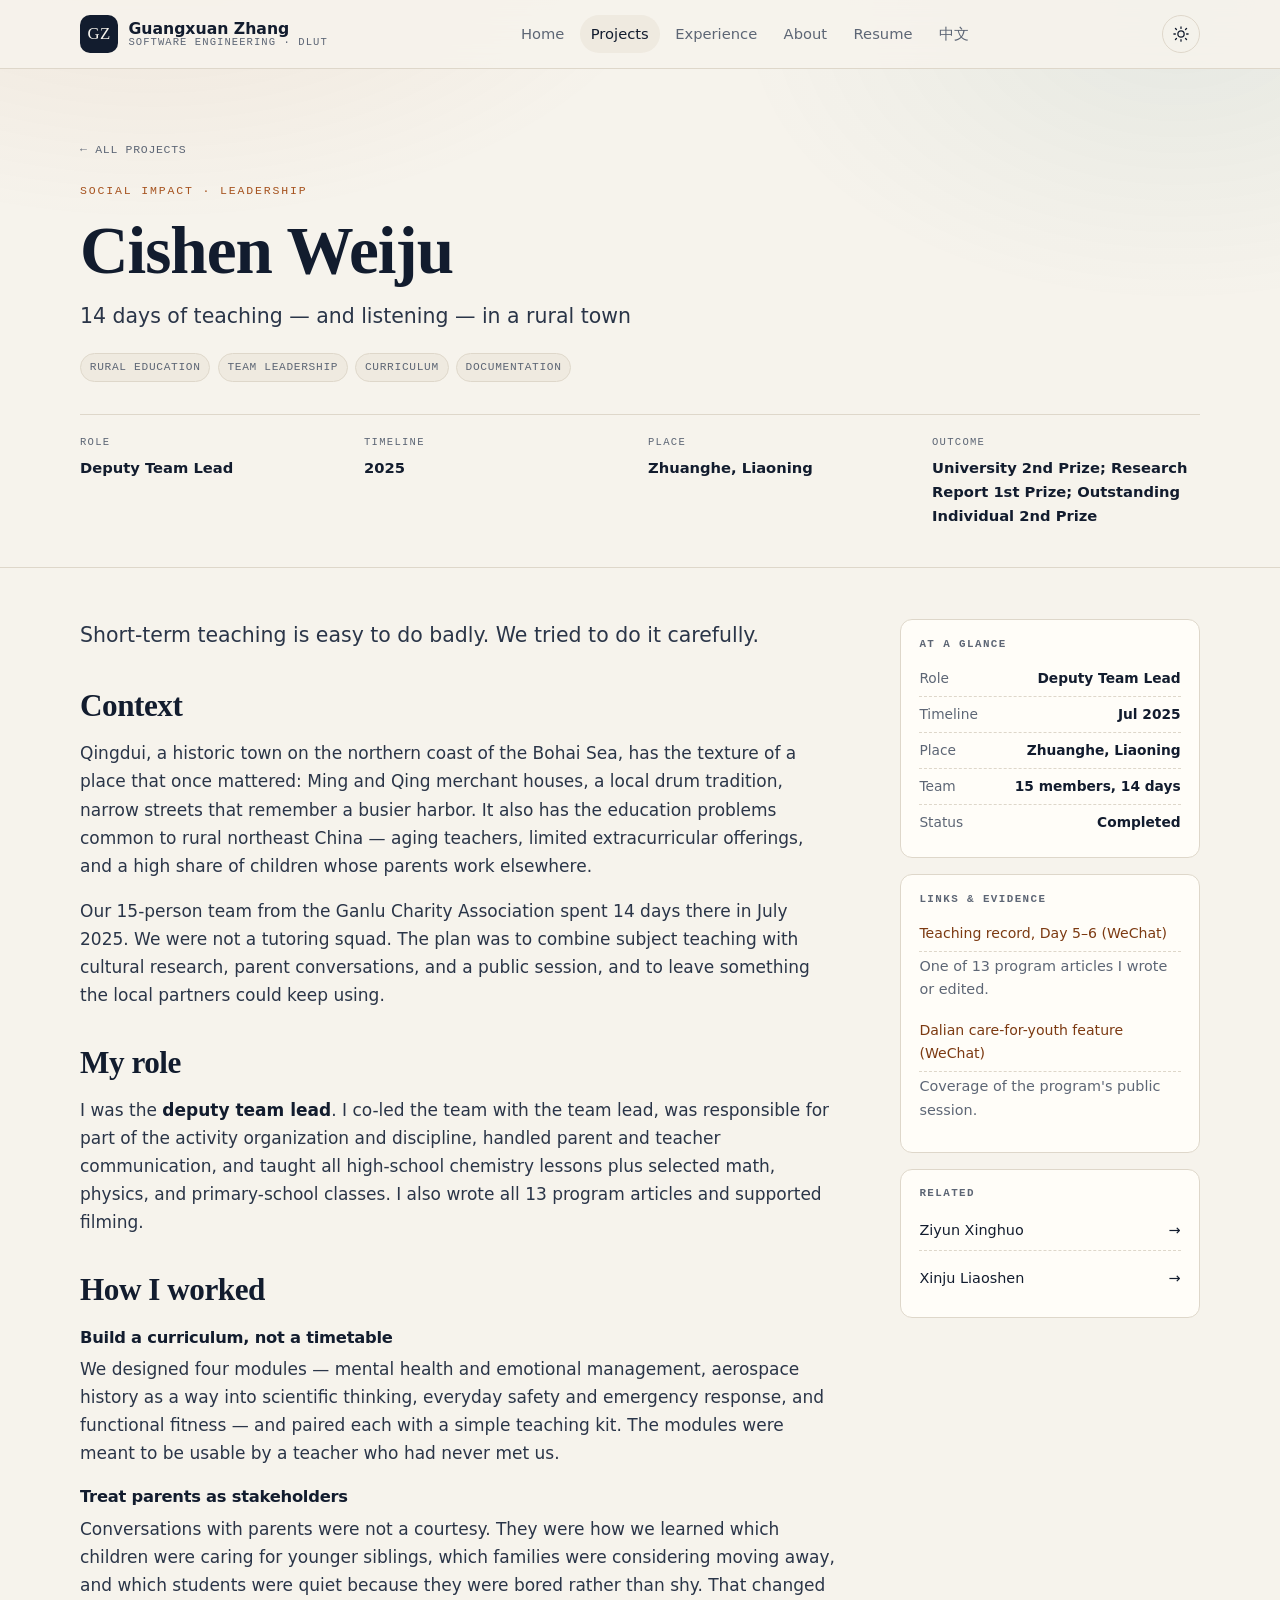
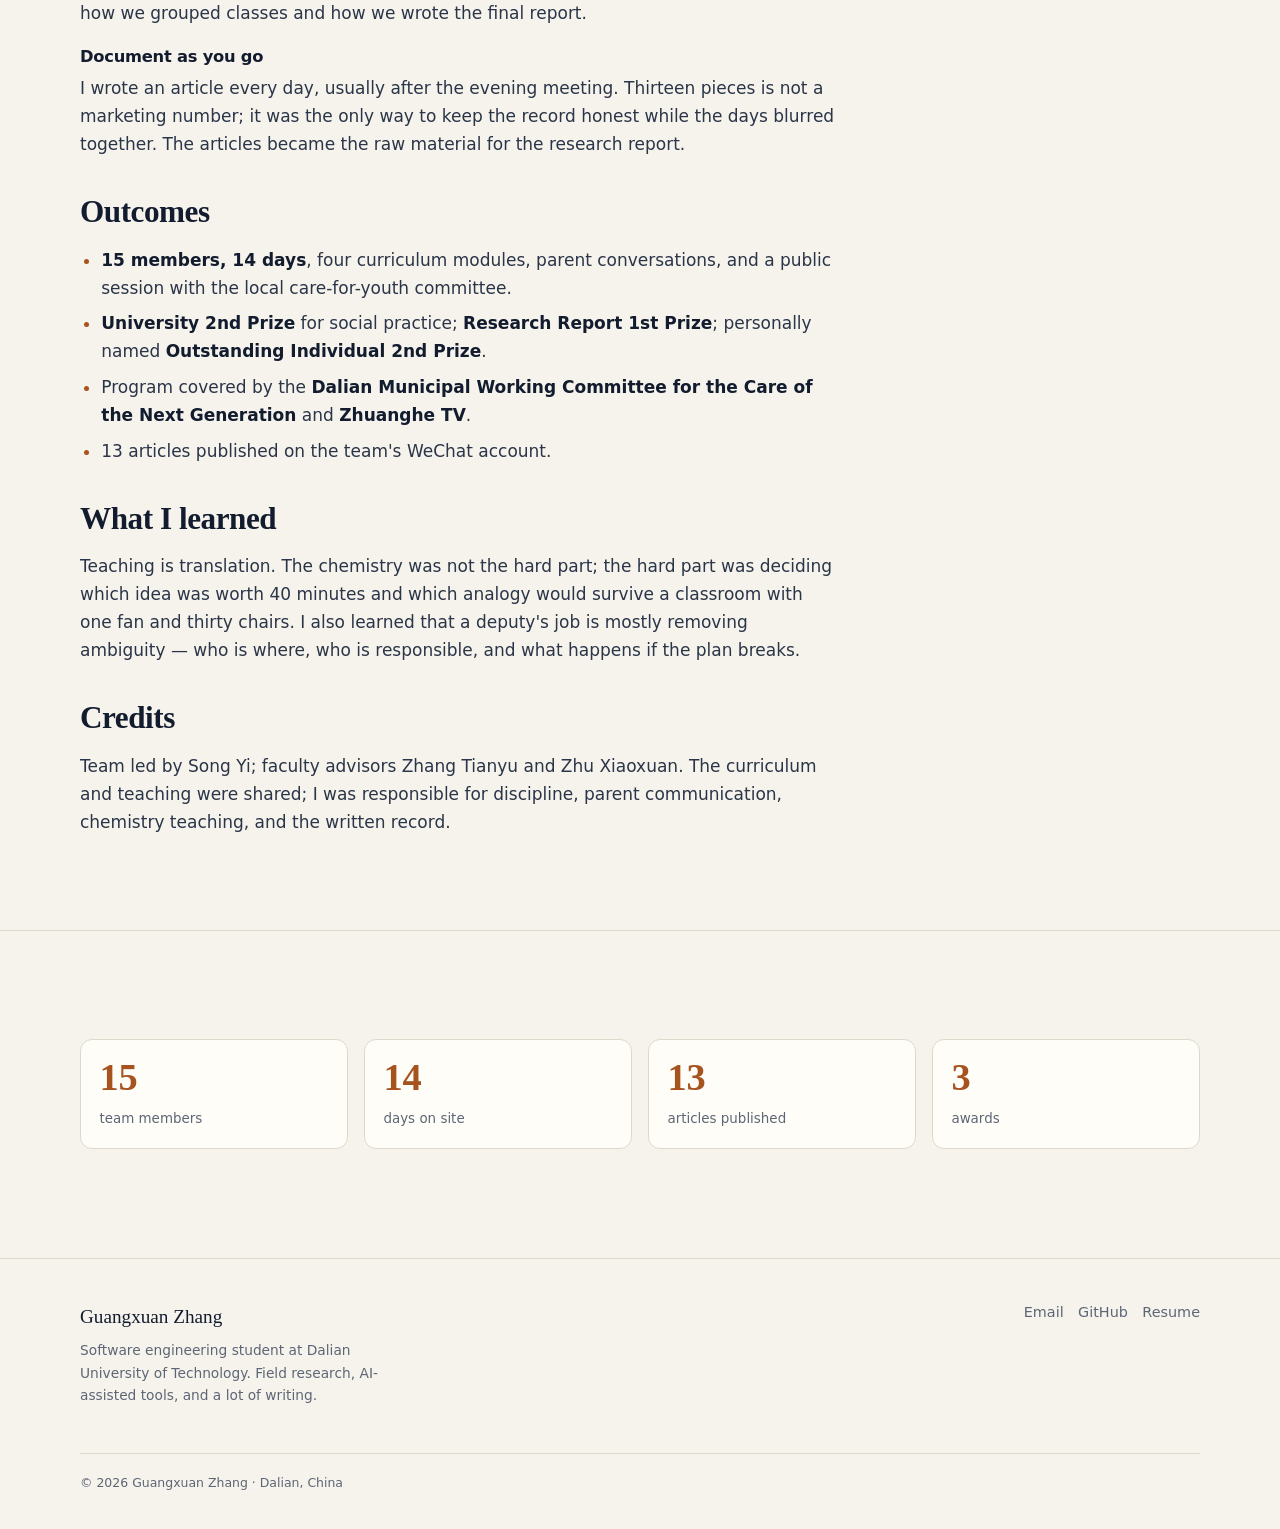
<file: projects/cishen-weiju.html>
<!doctype html>
<html lang="en" data-theme="light">
<head>
<meta charset="utf-8">
<meta name="viewport" content="width=device-width, initial-scale=1">
<title>Cishen Weiju — Guangxuan Zhang</title>
<meta name="description" content="Deputy team lead of a 15-person summer teaching program in Zhuanghe, Liaoning: curriculum, parent communication, and 13 published articles.">
<meta name="author" content="Guangxuan Zhang">
<meta name="theme-color" content="#13233f">
<meta property="og:type" content="website">
<meta property="og:site_name" content="Guangxuan Zhang">
<meta property="og:title" content="Cishen Weiju — Guangxuan Zhang">
<meta property="og:description" content="Deputy team lead of a 15-person summer teaching program in Zhuanghe, Liaoning: curriculum, parent communication, and 13 published articles.">
<meta name="twitter:card" content="summary_large_image">
<meta name="twitter:title" content="Cishen Weiju — Guangxuan Zhang">
<meta name="twitter:description" content="Deputy team lead of a 15-person summer teaching program in Zhuanghe, Liaoning: curriculum, parent communication, and 13 published articles.">
<link rel="icon" href="../assets/img/favicon.svg" type="image/svg+xml">
<link rel="stylesheet" href="../assets/css/style.css">
</head>
<body class="">


<a class="skip-link" href="#main">Skip to content</a>
<header class="site-header">
  <div class="wrap header-inner">
    <a class="brand" href="../en.html" aria-label="Guangxuan Zhang — home">
      <span class="brand-mark" aria-hidden="true">GZ</span>
      <span class="brand-text">
        <span class="brand-name">Guangxuan Zhang</span>
        <span class="brand-sub">Software Engineering · DLUT</span>
      </span>
    </a>
    <nav class="site-nav" id="site-nav" data-nav aria-label="Primary"><a class="nav-link" href="../en.html">Home</a><a class="nav-link" href="../projects/index.html" aria-current="page">Projects</a><a class="nav-link" href="../experience.html">Experience</a><a class="nav-link" href="../about.html">About</a><a class="nav-link" href="../resume.html">Resume</a><a class="nav-link" href="../index.html" hreflang="zh-CN">中文</a></nav>
    <button class="icon-btn theme-toggle" type="button" data-theme-toggle aria-label="Switch theme">
      <svg viewBox="0 0 24 24" fill="none" stroke="currentColor" stroke-width="1.7" stroke-linecap="round" aria-hidden="true"><circle cx="12" cy="12" r="4.2"/><path d="M12 2.5v2M12 19.5v2M4.6 4.6l1.4 1.4M18 18l1.4 1.4M2.5 12h2M19.5 12h2M4.6 19.4L6 18M18 6l1.4-1.4"/></svg>
    </button>
    <button class="icon-btn menu-toggle" type="button" data-menu-toggle aria-label="Open menu" aria-expanded="false" aria-controls="site-nav">
      <svg viewBox="0 0 24 24" fill="none" stroke="currentColor" stroke-width="1.8" stroke-linecap="round" aria-hidden="true"><path d="M4 7h16M4 12h16M4 17h16"/></svg>
    </button>
  </div>
</header>
<main id="main">
  <section class="project-hero">
    <div class="wrap">
      <a class="back" href="index.html">← All projects</a>
      <p class="eyebrow">Social impact · Leadership</p>
      <h1>Cishen Weiju</h1>
      <p class="lede">14 days of teaching — and listening — in a rural town</p>
      <div class="tag-row"><span class="tag">Rural education</span><span class="tag">Team leadership</span><span class="tag">Curriculum</span><span class="tag">Documentation</span></div>
      <dl class="project-meta">
        <div><dt>Role</dt><dd>Deputy Team Lead</dd></div>
        <div><dt>Timeline</dt><dd>2025</dd></div>
        <div><dt>Place</dt><dd>Zhuanghe, Liaoning</dd></div>
        <div><dt>Outcome</dt><dd>University 2nd Prize; Research Report 1st Prize; Outstanding Individual 2nd Prize</dd></div>
      </dl>
    </div>
  </section>
  <div class="wrap project-body">
    <article class="prose">
      
<p class="lede">Short-term teaching is easy to do badly. We tried to do it carefully.</p>

<h2>Context</h2>
<p>Qingdui, a historic town on the northern coast of the Bohai Sea, has the texture of a place that once mattered: Ming and Qing merchant houses, a local drum tradition, narrow streets that remember a busier harbor. It also has the education problems common to rural northeast China — aging teachers, limited extracurricular offerings, and a high share of children whose parents work elsewhere.</p>
<p>Our 15-person team from the Ganlu Charity Association spent 14 days there in July 2025. We were not a tutoring squad. The plan was to combine subject teaching with cultural research, parent conversations, and a public session, and to leave something the local partners could keep using.</p>

<h2>My role</h2>
<p>I was the <strong>deputy team lead</strong>. I co-led the team with the team lead, was responsible for part of the activity organization and discipline, handled parent and teacher communication, and taught all high-school chemistry lessons plus selected math, physics, and primary-school classes. I also wrote all 13 program articles and supported filming.</p>

<h2>How I worked</h2>
<h3>Build a curriculum, not a timetable</h3>
<p>We designed four modules — mental health and emotional management, aerospace history as a way into scientific thinking, everyday safety and emergency response, and functional fitness — and paired each with a simple teaching kit. The modules were meant to be usable by a teacher who had never met us.</p>

<h3>Treat parents as stakeholders</h3>
<p>Conversations with parents were not a courtesy. They were how we learned which children were caring for younger siblings, which families were considering moving away, and which students were quiet because they were bored rather than shy. That changed how we grouped classes and how we wrote the final report.</p>

<h3>Document as you go</h3>
<p>I wrote an article every day, usually after the evening meeting. Thirteen pieces is not a marketing number; it was the only way to keep the record honest while the days blurred together. The articles became the raw material for the research report.</p>

<h2>Outcomes</h2>
<ul>
<li><strong>15 members, 14 days</strong>, four curriculum modules, parent conversations, and a public session with the local care-for-youth committee.</li>
<li><strong>University 2nd Prize</strong> for social practice; <strong>Research Report 1st Prize</strong>; personally named <strong>Outstanding Individual 2nd Prize</strong>.</li>
<li>Program covered by the <strong>Dalian Municipal Working Committee for the Care of the Next Generation</strong> and <strong>Zhuanghe TV</strong>.</li>
<li>13 articles published on the team's WeChat account.</li>
</ul>

<h2>What I learned</h2>
<p>Teaching is translation. The chemistry was not the hard part; the hard part was deciding which idea was worth 40 minutes and which analogy would survive a classroom with one fan and thirty chairs. I also learned that a deputy's job is mostly removing ambiguity — who is where, who is responsible, and what happens if the plan breaks.</p>

<h2>Credits</h2>
<p>Team led by Song Yi; faculty advisors Zhang Tianyu and Zhu Xiaoxuan. The curriculum and teaching were shared; I was responsible for discipline, parent communication, chemistry teaching, and the written record.</p>

    </article>
    <aside class="project-aside">
      <div class="aside-card">
        <h3>At a glance</h3>
        <ul><li><span>Role</span><span>Deputy Team Lead</span></li><li><span>Timeline</span><span>Jul 2025</span></li><li><span>Place</span><span>Zhuanghe, Liaoning</span></li><li><span>Team</span><span>15 members, 14 days</span></li><li><span>Status</span><span>Completed</span></li></ul>
      </div>
      <div class="aside-card">
        <h3>Links &amp; evidence</h3>
        <a class="aside-link" href="https://mp.weixin.qq.com/s/hU9ebaZrvK_R0DLGxYye5Q" target="_blank" rel="noopener">Teaching record, Day 5–6 (WeChat)</a><p class="small muted" style="margin:0.2rem 0 0.7rem">One of 13 program articles I wrote or edited.</p><a class="aside-link" href="https://mp.weixin.qq.com/s/l_8jsVa-41V04990zL2qOQ" target="_blank" rel="noopener">Dalian care-for-youth feature (WeChat)</a><p class="small muted" style="margin:0.2rem 0 0.7rem">Coverage of the program's public session.</p>
      </div>
      <div class="aside-card">
        <h3>Related</h3>
        <div class="related"><a href="ziyun-xinghuo.html"><span>Ziyun Xinghuo</span><span>→</span></a><a href="xinju-liaoshen.html"><span>Xinju Liaoshen</span><span>→</span></a></div>
      </div>
    </aside>
  </div>
  <section class="section">
    <div class="wrap"><div class="metrics"><div class="metric"><strong>15</strong><span>team members</span></div><div class="metric"><strong>14</strong><span>days on site</span></div><div class="metric"><strong>13</strong><span>articles published</span></div><div class="metric"><strong>3</strong><span>awards</span></div></div></div>
  </section>
</main>

<footer class="site-footer">
  <div class="wrap">
    <div class="footer-grid">
      <div>
        <div class="footer-brand">Guangxuan Zhang</div>
        <p class="footer-note">Software engineering student at Dalian University of Technology. Field research, AI-assisted tools, and a lot of writing.</p>
      </div>
      <div class="footer-links">
        <a href="../en.html#contact">Email</a>
        <a data-site="github" href="https://github.com/LGD-Haichao">GitHub</a>
        <a data-site="linkedin" href="https://www.linkedin.com/">LinkedIn</a>
        <a href="../resume.html">Resume</a>
      </div>
    </div>
    <div class="footer-bottom">
      <span>© <span data-year>2026</span> Guangxuan Zhang · Dalian, China</span>
      
    </div>
  </div>
</footer>
<script src="../assets/js/site.js"></script>
<script src="../assets/js/main.js"></script>
</body>
</html>
</file>
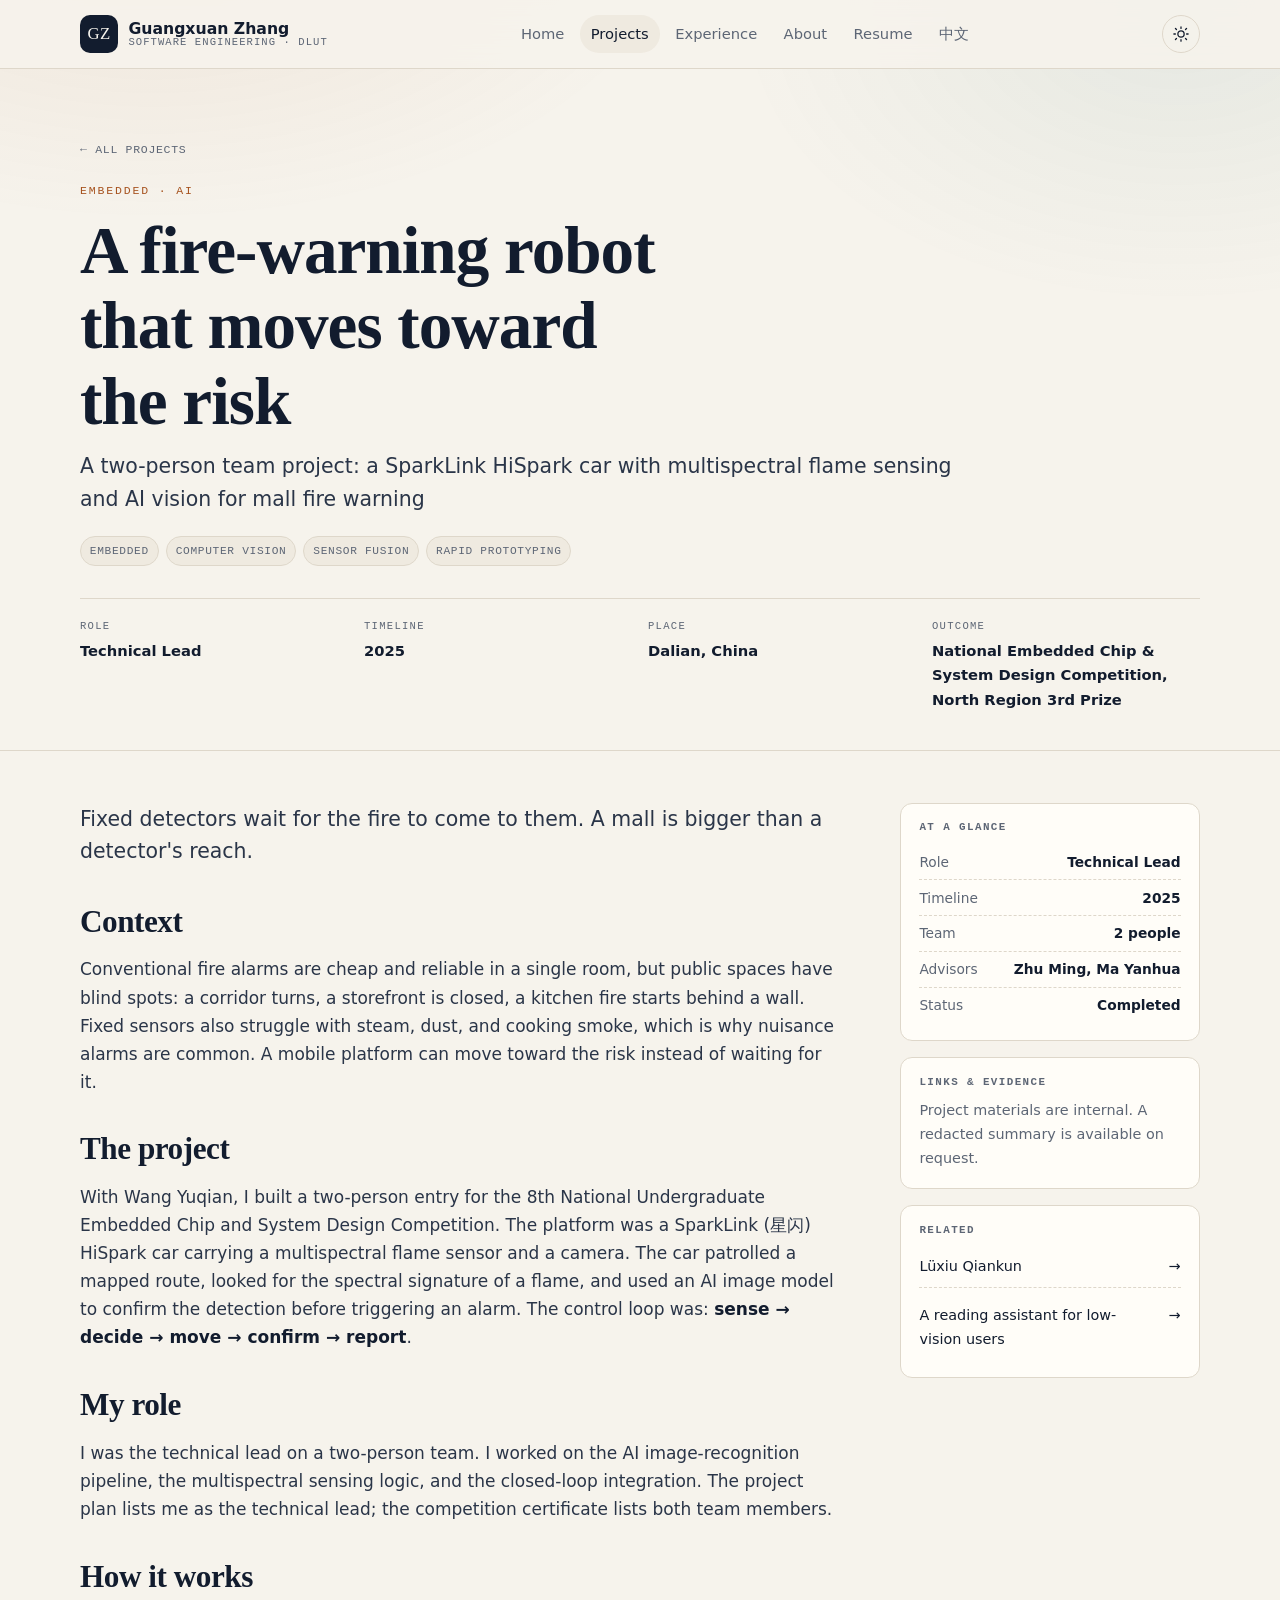
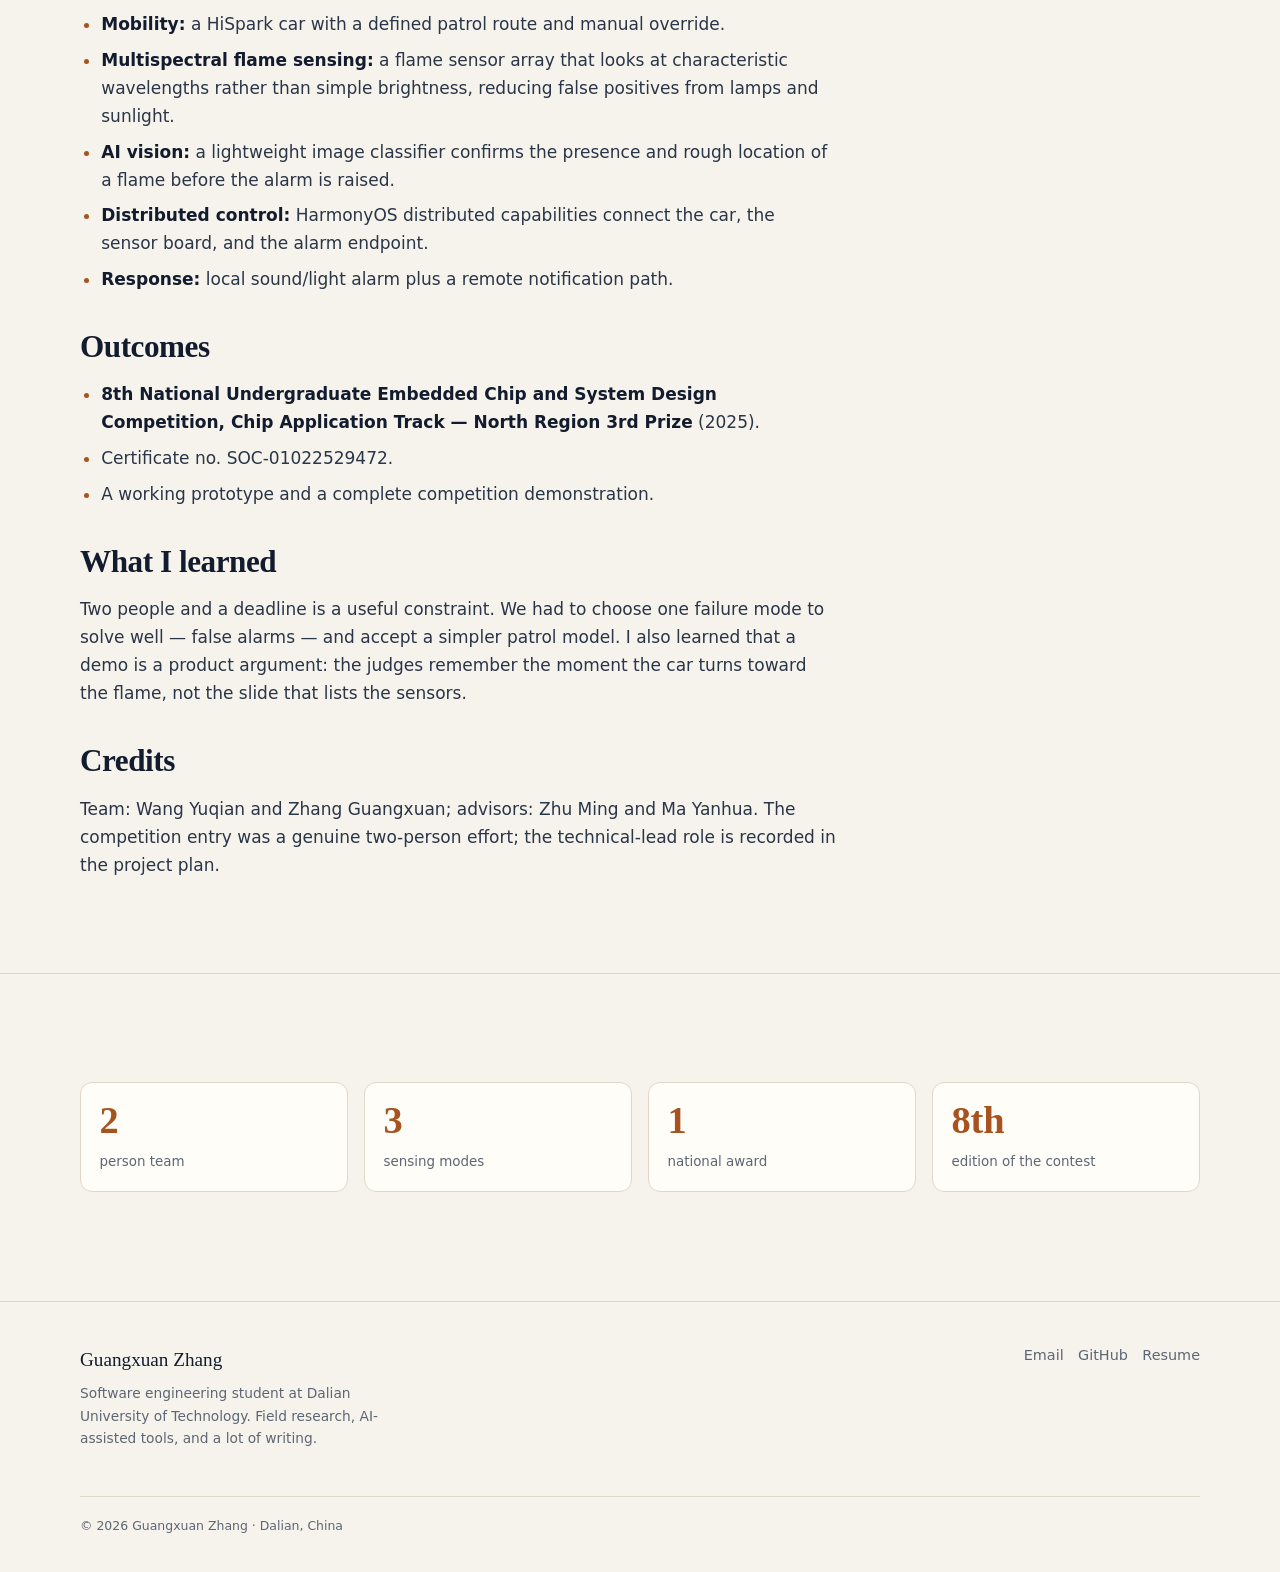
<file: projects/fire-robot.html>
<!doctype html>
<html lang="en" data-theme="light">
<head>
<meta charset="utf-8">
<meta name="viewport" content="width=device-width, initial-scale=1">
<title>A fire-warning robot that moves toward the risk — Guangxuan Zhang</title>
<meta name="description" content="A mobile sensing platform for public spaces: a HiSpark car, a multispectral flame sensor, AI image recognition, and a sensing–decision–execution loop.">
<meta name="author" content="Guangxuan Zhang">
<meta name="theme-color" content="#13233f">
<meta property="og:type" content="website">
<meta property="og:site_name" content="Guangxuan Zhang">
<meta property="og:title" content="A fire-warning robot that moves toward the risk — Guangxuan Zhang">
<meta property="og:description" content="A mobile sensing platform for public spaces: a HiSpark car, a multispectral flame sensor, AI image recognition, and a sensing–decision–execution loop.">
<meta name="twitter:card" content="summary_large_image">
<meta name="twitter:title" content="A fire-warning robot that moves toward the risk — Guangxuan Zhang">
<meta name="twitter:description" content="A mobile sensing platform for public spaces: a HiSpark car, a multispectral flame sensor, AI image recognition, and a sensing–decision–execution loop.">
<link rel="icon" href="../assets/img/favicon.svg" type="image/svg+xml">
<link rel="stylesheet" href="../assets/css/style.css">
</head>
<body class="">


<a class="skip-link" href="#main">Skip to content</a>
<header class="site-header">
  <div class="wrap header-inner">
    <a class="brand" href="../en.html" aria-label="Guangxuan Zhang — home">
      <span class="brand-mark" aria-hidden="true">GZ</span>
      <span class="brand-text">
        <span class="brand-name">Guangxuan Zhang</span>
        <span class="brand-sub">Software Engineering · DLUT</span>
      </span>
    </a>
    <nav class="site-nav" id="site-nav" data-nav aria-label="Primary"><a class="nav-link" href="../en.html">Home</a><a class="nav-link" href="../projects/index.html" aria-current="page">Projects</a><a class="nav-link" href="../experience.html">Experience</a><a class="nav-link" href="../about.html">About</a><a class="nav-link" href="../resume.html">Resume</a><a class="nav-link" href="../index.html" hreflang="zh-CN">中文</a></nav>
    <button class="icon-btn theme-toggle" type="button" data-theme-toggle aria-label="Switch theme">
      <svg viewBox="0 0 24 24" fill="none" stroke="currentColor" stroke-width="1.7" stroke-linecap="round" aria-hidden="true"><circle cx="12" cy="12" r="4.2"/><path d="M12 2.5v2M12 19.5v2M4.6 4.6l1.4 1.4M18 18l1.4 1.4M2.5 12h2M19.5 12h2M4.6 19.4L6 18M18 6l1.4-1.4"/></svg>
    </button>
    <button class="icon-btn menu-toggle" type="button" data-menu-toggle aria-label="Open menu" aria-expanded="false" aria-controls="site-nav">
      <svg viewBox="0 0 24 24" fill="none" stroke="currentColor" stroke-width="1.8" stroke-linecap="round" aria-hidden="true"><path d="M4 7h16M4 12h16M4 17h16"/></svg>
    </button>
  </div>
</header>
<main id="main">
  <section class="project-hero">
    <div class="wrap">
      <a class="back" href="index.html">← All projects</a>
      <p class="eyebrow">Embedded · AI</p>
      <h1>A fire-warning robot that moves toward the risk</h1>
      <p class="lede">A two-person team project: a SparkLink HiSpark car with multispectral flame sensing and AI vision for mall fire warning</p>
      <div class="tag-row"><span class="tag">Embedded</span><span class="tag">Computer vision</span><span class="tag">Sensor fusion</span><span class="tag">Rapid prototyping</span></div>
      <dl class="project-meta">
        <div><dt>Role</dt><dd>Technical Lead</dd></div>
        <div><dt>Timeline</dt><dd>2025</dd></div>
        <div><dt>Place</dt><dd>Dalian, China</dd></div>
        <div><dt>Outcome</dt><dd>National Embedded Chip & System Design Competition, North Region 3rd Prize</dd></div>
      </dl>
    </div>
  </section>
  <div class="wrap project-body">
    <article class="prose">
      
<p class="lede">Fixed detectors wait for the fire to come to them. A mall is bigger than a detector's reach.</p>

<h2>Context</h2>
<p>Conventional fire alarms are cheap and reliable in a single room, but public spaces have blind spots: a corridor turns, a storefront is closed, a kitchen fire starts behind a wall. Fixed sensors also struggle with steam, dust, and cooking smoke, which is why nuisance alarms are common. A mobile platform can move toward the risk instead of waiting for it.</p>

<h2>The project</h2>
<p>With Wang Yuqian, I built a two-person entry for the 8th National Undergraduate Embedded Chip and System Design Competition. The platform was a SparkLink (星闪) HiSpark car carrying a multispectral flame sensor and a camera. The car patrolled a mapped route, looked for the spectral signature of a flame, and used an AI image model to confirm the detection before triggering an alarm. The control loop was: <strong>sense → decide → move → confirm → report</strong>.</p>

<h2>My role</h2>
<p>I was the technical lead on a two-person team. I worked on the AI image-recognition pipeline, the multispectral sensing logic, and the closed-loop integration. The project plan lists me as the technical lead; the competition certificate lists both team members.</p>

<h2>How it works</h2>
<ul>
<li><strong>Mobility:</strong> a HiSpark car with a defined patrol route and manual override.</li>
<li><strong>Multispectral flame sensing:</strong> a flame sensor array that looks at characteristic wavelengths rather than simple brightness, reducing false positives from lamps and sunlight.</li>
<li><strong>AI vision:</strong> a lightweight image classifier confirms the presence and rough location of a flame before the alarm is raised.</li>
<li><strong>Distributed control:</strong> HarmonyOS distributed capabilities connect the car, the sensor board, and the alarm endpoint.</li>
<li><strong>Response:</strong> local sound/light alarm plus a remote notification path.</li>
</ul>

<h2>Outcomes</h2>
<ul>
<li><strong>8th National Undergraduate Embedded Chip and System Design Competition, Chip Application Track — North Region 3rd Prize</strong> (2025).</li>
<li>Certificate no. SOC-01022529472.</li>
<li>A working prototype and a complete competition demonstration.</li>
</ul>

<h2>What I learned</h2>
<p>Two people and a deadline is a useful constraint. We had to choose one failure mode to solve well — false alarms — and accept a simpler patrol model. I also learned that a demo is a product argument: the judges remember the moment the car turns toward the flame, not the slide that lists the sensors.</p>

<h2>Credits</h2>
<p>Team: Wang Yuqian and Zhang Guangxuan; advisors: Zhu Ming and Ma Yanhua. The competition entry was a genuine two-person effort; the technical-lead role is recorded in the project plan.</p>

    </article>
    <aside class="project-aside">
      <div class="aside-card">
        <h3>At a glance</h3>
        <ul><li><span>Role</span><span>Technical Lead</span></li><li><span>Timeline</span><span>2025</span></li><li><span>Team</span><span>2 people</span></li><li><span>Advisors</span><span>Zhu Ming, Ma Yanhua</span></li><li><span>Status</span><span>Completed</span></li></ul>
      </div>
      <div class="aside-card">
        <h3>Links &amp; evidence</h3>
        <p class="small muted" style="margin:0">Project materials are internal. A redacted summary is available on request.</p>
      </div>
      <div class="aside-card">
        <h3>Related</h3>
        <div class="related"><a href="gas-detection.html"><span>Lüxiu Qiankun</span><span>→</span></a><a href="low-vision-assistant.html"><span>A reading assistant for low-vision users</span><span>→</span></a></div>
      </div>
    </aside>
  </div>
  <section class="section">
    <div class="wrap"><div class="metrics"><div class="metric"><strong>2</strong><span>person team</span></div><div class="metric"><strong>3</strong><span>sensing modes</span></div><div class="metric"><strong>1</strong><span>national award</span></div><div class="metric"><strong>8th</strong><span>edition of the contest</span></div></div></div>
  </section>
</main>

<footer class="site-footer">
  <div class="wrap">
    <div class="footer-grid">
      <div>
        <div class="footer-brand">Guangxuan Zhang</div>
        <p class="footer-note">Software engineering student at Dalian University of Technology. Field research, AI-assisted tools, and a lot of writing.</p>
      </div>
      <div class="footer-links">
        <a href="../en.html#contact">Email</a>
        <a data-site="github" href="https://github.com/LGD-Haichao">GitHub</a>
        <a data-site="linkedin" href="https://www.linkedin.com/">LinkedIn</a>
        <a href="../resume.html">Resume</a>
      </div>
    </div>
    <div class="footer-bottom">
      <span>© <span data-year>2026</span> Guangxuan Zhang · Dalian, China</span>
      
    </div>
  </div>
</footer>
<script src="../assets/js/site.js"></script>
<script src="../assets/js/main.js"></script>
</body>
</html>
</file>
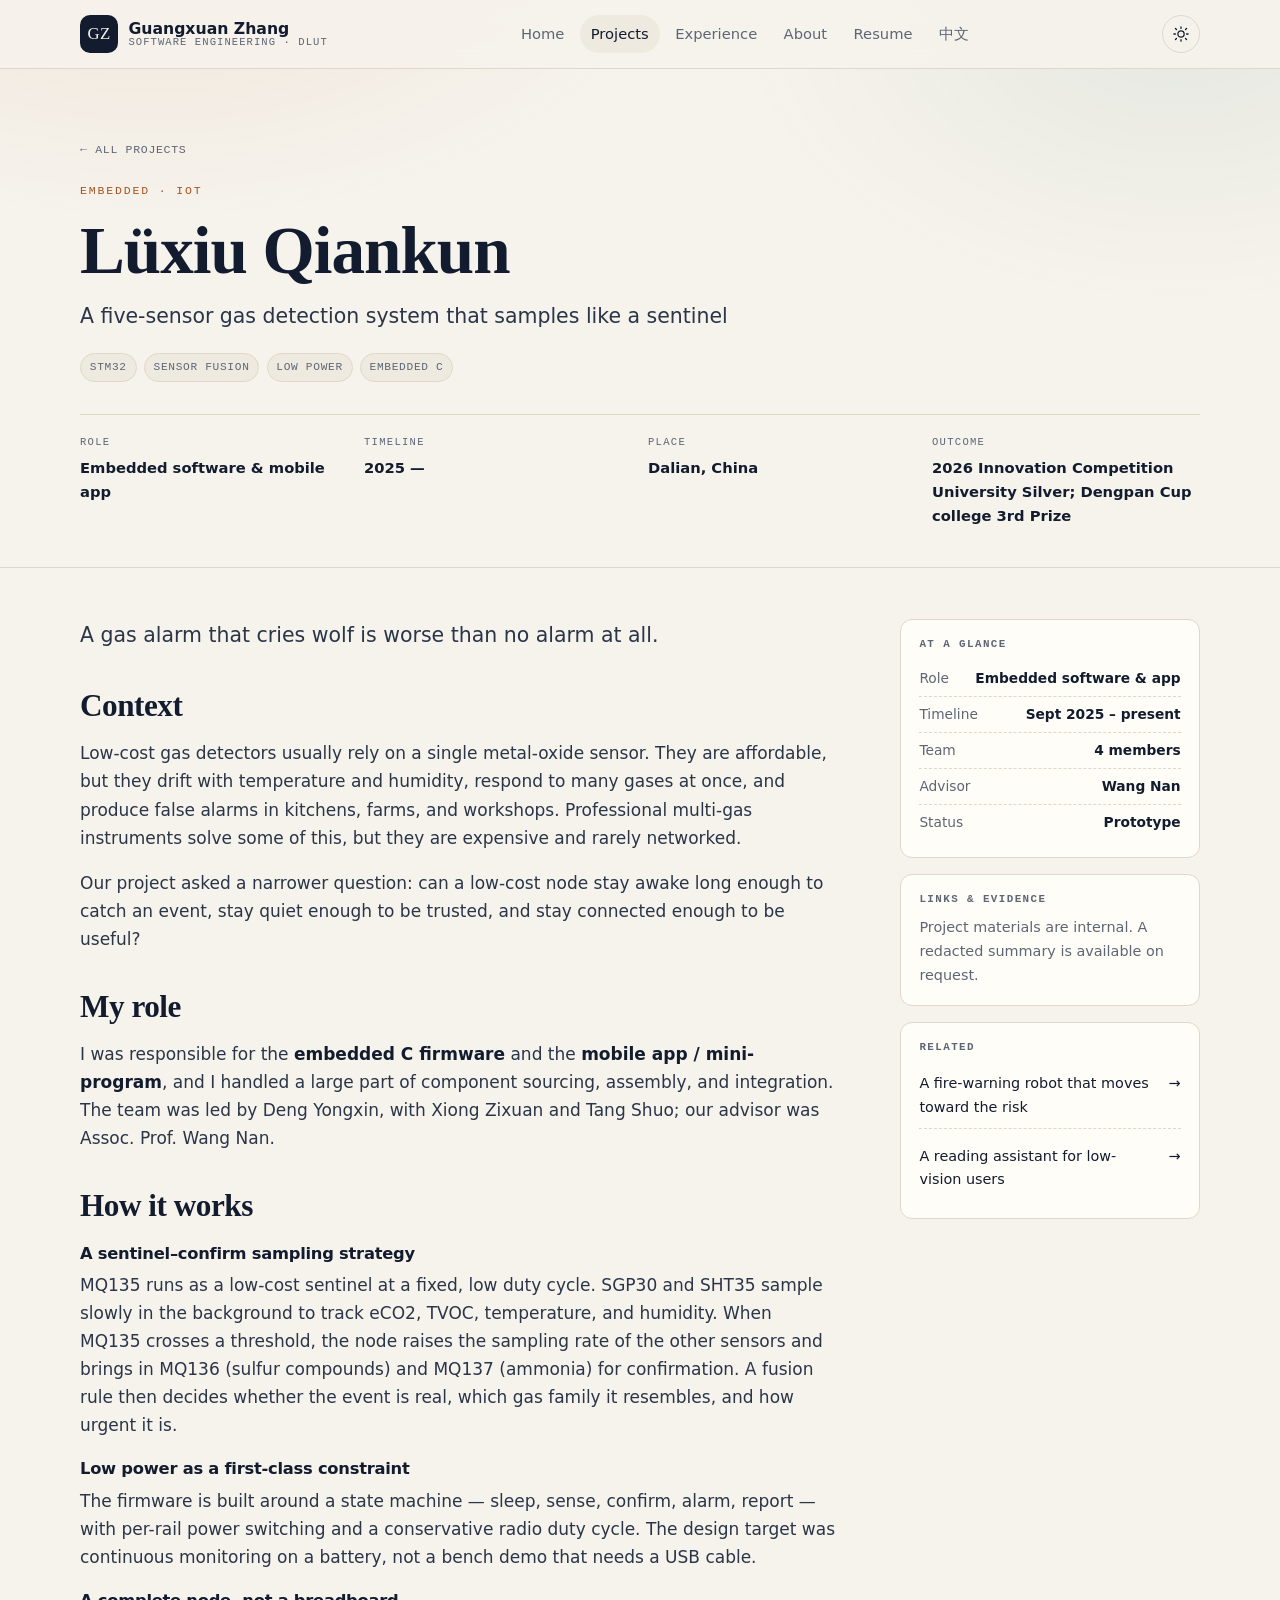
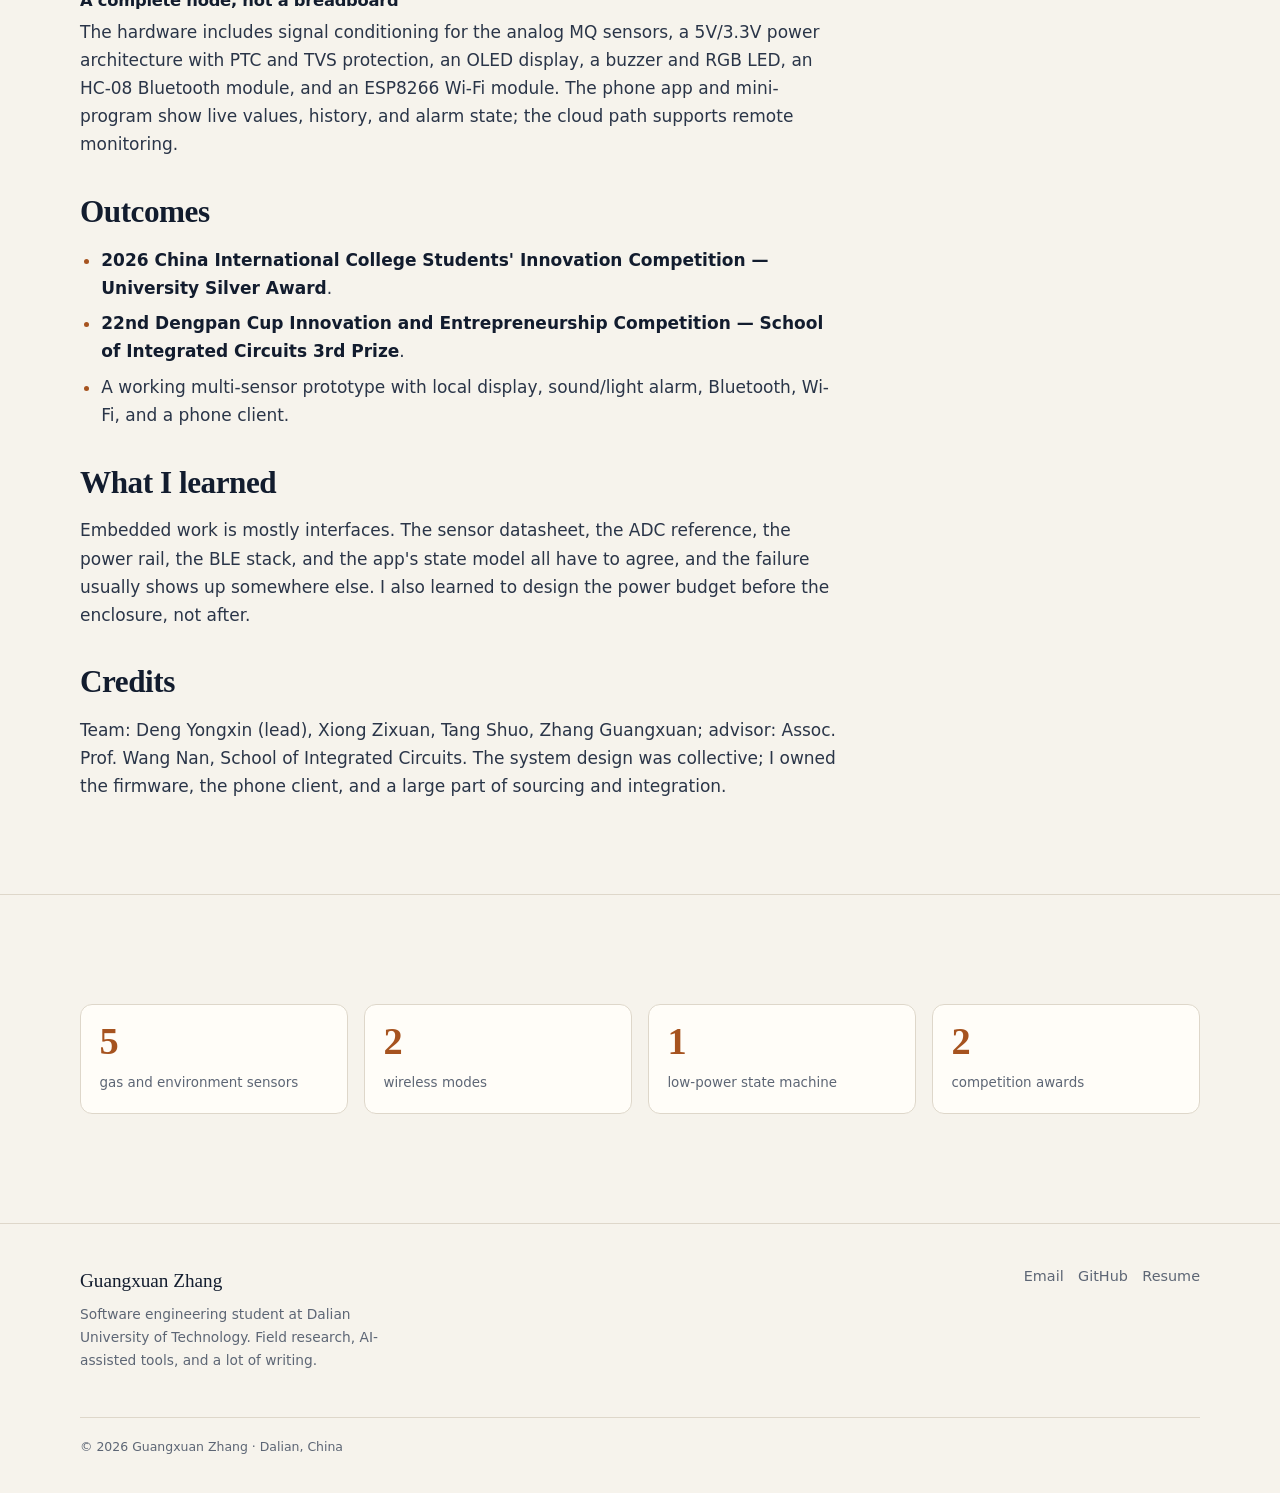
<file: projects/gas-detection.html>
<!doctype html>
<html lang="en" data-theme="light">
<head>
<meta charset="utf-8">
<meta name="viewport" content="width=device-width, initial-scale=1">
<title>Lüxiu Qiankun — Guangxuan Zhang</title>
<meta name="description" content="An STM32L496-based IoT node: MQ135 as a always-on sentinel, SGP30/SHT35/MQ136/MQ137 for confirmation, a low-power state machine, and a phone app.">
<meta name="author" content="Guangxuan Zhang">
<meta name="theme-color" content="#13233f">
<meta property="og:type" content="website">
<meta property="og:site_name" content="Guangxuan Zhang">
<meta property="og:title" content="Lüxiu Qiankun — Guangxuan Zhang">
<meta property="og:description" content="An STM32L496-based IoT node: MQ135 as a always-on sentinel, SGP30/SHT35/MQ136/MQ137 for confirmation, a low-power state machine, and a phone app.">
<meta name="twitter:card" content="summary_large_image">
<meta name="twitter:title" content="Lüxiu Qiankun — Guangxuan Zhang">
<meta name="twitter:description" content="An STM32L496-based IoT node: MQ135 as a always-on sentinel, SGP30/SHT35/MQ136/MQ137 for confirmation, a low-power state machine, and a phone app.">
<link rel="icon" href="../assets/img/favicon.svg" type="image/svg+xml">
<link rel="stylesheet" href="../assets/css/style.css">
</head>
<body class="">


<a class="skip-link" href="#main">Skip to content</a>
<header class="site-header">
  <div class="wrap header-inner">
    <a class="brand" href="../en.html" aria-label="Guangxuan Zhang — home">
      <span class="brand-mark" aria-hidden="true">GZ</span>
      <span class="brand-text">
        <span class="brand-name">Guangxuan Zhang</span>
        <span class="brand-sub">Software Engineering · DLUT</span>
      </span>
    </a>
    <nav class="site-nav" id="site-nav" data-nav aria-label="Primary"><a class="nav-link" href="../en.html">Home</a><a class="nav-link" href="../projects/index.html" aria-current="page">Projects</a><a class="nav-link" href="../experience.html">Experience</a><a class="nav-link" href="../about.html">About</a><a class="nav-link" href="../resume.html">Resume</a><a class="nav-link" href="../index.html" hreflang="zh-CN">中文</a></nav>
    <button class="icon-btn theme-toggle" type="button" data-theme-toggle aria-label="Switch theme">
      <svg viewBox="0 0 24 24" fill="none" stroke="currentColor" stroke-width="1.7" stroke-linecap="round" aria-hidden="true"><circle cx="12" cy="12" r="4.2"/><path d="M12 2.5v2M12 19.5v2M4.6 4.6l1.4 1.4M18 18l1.4 1.4M2.5 12h2M19.5 12h2M4.6 19.4L6 18M18 6l1.4-1.4"/></svg>
    </button>
    <button class="icon-btn menu-toggle" type="button" data-menu-toggle aria-label="Open menu" aria-expanded="false" aria-controls="site-nav">
      <svg viewBox="0 0 24 24" fill="none" stroke="currentColor" stroke-width="1.8" stroke-linecap="round" aria-hidden="true"><path d="M4 7h16M4 12h16M4 17h16"/></svg>
    </button>
  </div>
</header>
<main id="main">
  <section class="project-hero">
    <div class="wrap">
      <a class="back" href="index.html">← All projects</a>
      <p class="eyebrow">Embedded · IoT</p>
      <h1>Lüxiu Qiankun</h1>
      <p class="lede">A five-sensor gas detection system that samples like a sentinel</p>
      <div class="tag-row"><span class="tag">STM32</span><span class="tag">Sensor fusion</span><span class="tag">Low power</span><span class="tag">Embedded C</span></div>
      <dl class="project-meta">
        <div><dt>Role</dt><dd>Embedded software & mobile app</dd></div>
        <div><dt>Timeline</dt><dd>2025 —</dd></div>
        <div><dt>Place</dt><dd>Dalian, China</dd></div>
        <div><dt>Outcome</dt><dd>2026 Innovation Competition University Silver; Dengpan Cup college 3rd Prize</dd></div>
      </dl>
    </div>
  </section>
  <div class="wrap project-body">
    <article class="prose">
      
<p class="lede">A gas alarm that cries wolf is worse than no alarm at all.</p>

<h2>Context</h2>
<p>Low-cost gas detectors usually rely on a single metal-oxide sensor. They are affordable, but they drift with temperature and humidity, respond to many gases at once, and produce false alarms in kitchens, farms, and workshops. Professional multi-gas instruments solve some of this, but they are expensive and rarely networked.</p>
<p>Our project asked a narrower question: can a low-cost node stay awake long enough to catch an event, stay quiet enough to be trusted, and stay connected enough to be useful?</p>

<h2>My role</h2>
<p>I was responsible for the <strong>embedded C firmware</strong> and the <strong>mobile app / mini-program</strong>, and I handled a large part of component sourcing, assembly, and integration. The team was led by Deng Yongxin, with Xiong Zixuan and Tang Shuo; our advisor was Assoc. Prof. Wang Nan.</p>

<h2>How it works</h2>
<h3>A sentinel–confirm sampling strategy</h3>
<p>MQ135 runs as a low-cost sentinel at a fixed, low duty cycle. SGP30 and SHT35 sample slowly in the background to track eCO2, TVOC, temperature, and humidity. When MQ135 crosses a threshold, the node raises the sampling rate of the other sensors and brings in MQ136 (sulfur compounds) and MQ137 (ammonia) for confirmation. A fusion rule then decides whether the event is real, which gas family it resembles, and how urgent it is.</p>

<h3>Low power as a first-class constraint</h3>
<p>The firmware is built around a state machine — sleep, sense, confirm, alarm, report — with per-rail power switching and a conservative radio duty cycle. The design target was continuous monitoring on a battery, not a bench demo that needs a USB cable.</p>

<h3>A complete node, not a breadboard</h3>
<p>The hardware includes signal conditioning for the analog MQ sensors, a 5V/3.3V power architecture with PTC and TVS protection, an OLED display, a buzzer and RGB LED, an HC-08 Bluetooth module, and an ESP8266 Wi-Fi module. The phone app and mini-program show live values, history, and alarm state; the cloud path supports remote monitoring.</p>

<h2>Outcomes</h2>
<ul>
<li><strong>2026 China International College Students' Innovation Competition — University Silver Award</strong>.</li>
<li><strong>22nd Dengpan Cup Innovation and Entrepreneurship Competition — School of Integrated Circuits 3rd Prize</strong>.</li>
<li>A working multi-sensor prototype with local display, sound/light alarm, Bluetooth, Wi-Fi, and a phone client.</li>
</ul>

<h2>What I learned</h2>
<p>Embedded work is mostly interfaces. The sensor datasheet, the ADC reference, the power rail, the BLE stack, and the app's state model all have to agree, and the failure usually shows up somewhere else. I also learned to design the power budget before the enclosure, not after.</p>

<h2>Credits</h2>
<p>Team: Deng Yongxin (lead), Xiong Zixuan, Tang Shuo, Zhang Guangxuan; advisor: Assoc. Prof. Wang Nan, School of Integrated Circuits. The system design was collective; I owned the firmware, the phone client, and a large part of sourcing and integration.</p>

    </article>
    <aside class="project-aside">
      <div class="aside-card">
        <h3>At a glance</h3>
        <ul><li><span>Role</span><span>Embedded software & app</span></li><li><span>Timeline</span><span>Sept 2025 – present</span></li><li><span>Team</span><span>4 members</span></li><li><span>Advisor</span><span>Wang Nan</span></li><li><span>Status</span><span>Prototype</span></li></ul>
      </div>
      <div class="aside-card">
        <h3>Links &amp; evidence</h3>
        <p class="small muted" style="margin:0">Project materials are internal. A redacted summary is available on request.</p>
      </div>
      <div class="aside-card">
        <h3>Related</h3>
        <div class="related"><a href="fire-robot.html"><span>A fire-warning robot that moves toward the risk</span><span>→</span></a><a href="low-vision-assistant.html"><span>A reading assistant for low-vision users</span><span>→</span></a></div>
      </div>
    </aside>
  </div>
  <section class="section">
    <div class="wrap"><div class="metrics"><div class="metric"><strong>5</strong><span>gas and environment sensors</span></div><div class="metric"><strong>2</strong><span>wireless modes</span></div><div class="metric"><strong>1</strong><span>low-power state machine</span></div><div class="metric"><strong>2</strong><span>competition awards</span></div></div></div>
  </section>
</main>

<footer class="site-footer">
  <div class="wrap">
    <div class="footer-grid">
      <div>
        <div class="footer-brand">Guangxuan Zhang</div>
        <p class="footer-note">Software engineering student at Dalian University of Technology. Field research, AI-assisted tools, and a lot of writing.</p>
      </div>
      <div class="footer-links">
        <a href="../en.html#contact">Email</a>
        <a data-site="github" href="https://github.com/LGD-Haichao">GitHub</a>
        <a data-site="linkedin" href="https://www.linkedin.com/">LinkedIn</a>
        <a href="../resume.html">Resume</a>
      </div>
    </div>
    <div class="footer-bottom">
      <span>© <span data-year>2026</span> Guangxuan Zhang · Dalian, China</span>
      
    </div>
  </div>
</footer>
<script src="../assets/js/site.js"></script>
<script src="../assets/js/main.js"></script>
</body>
</html>
</file>
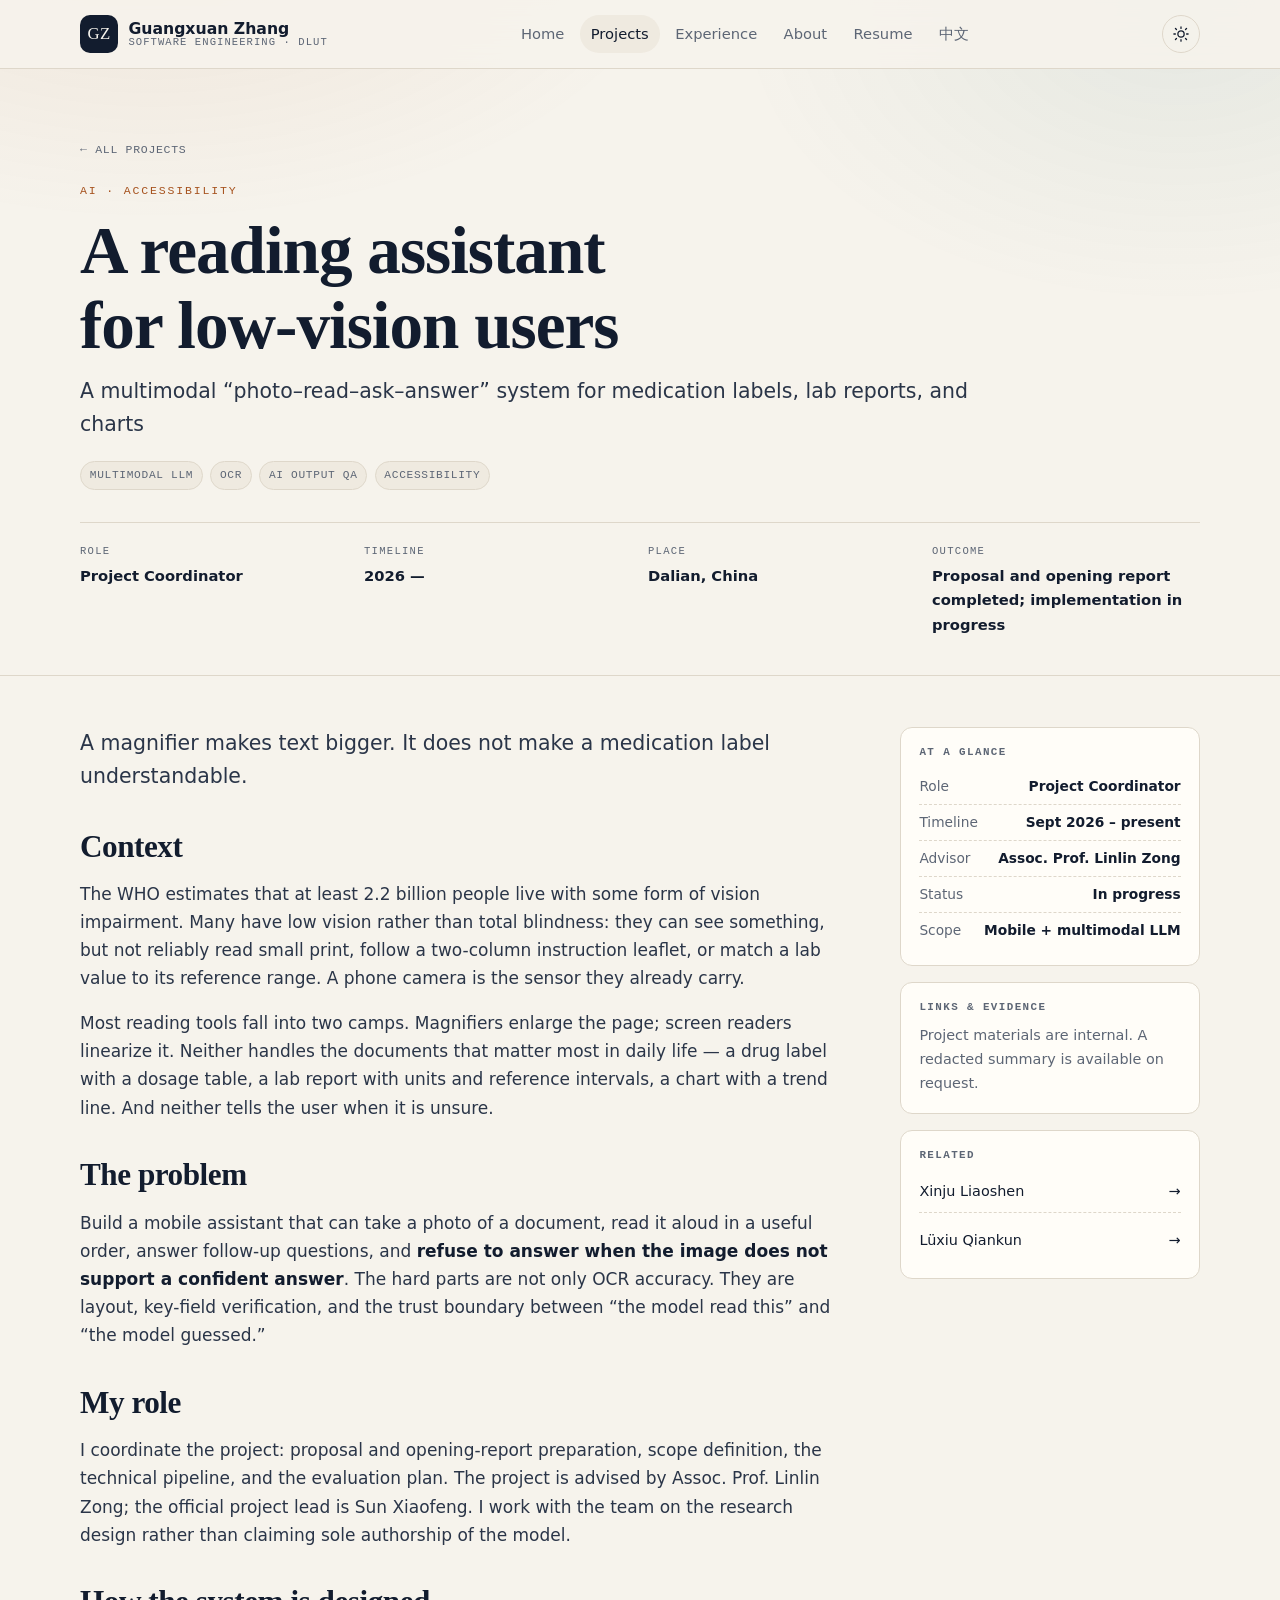
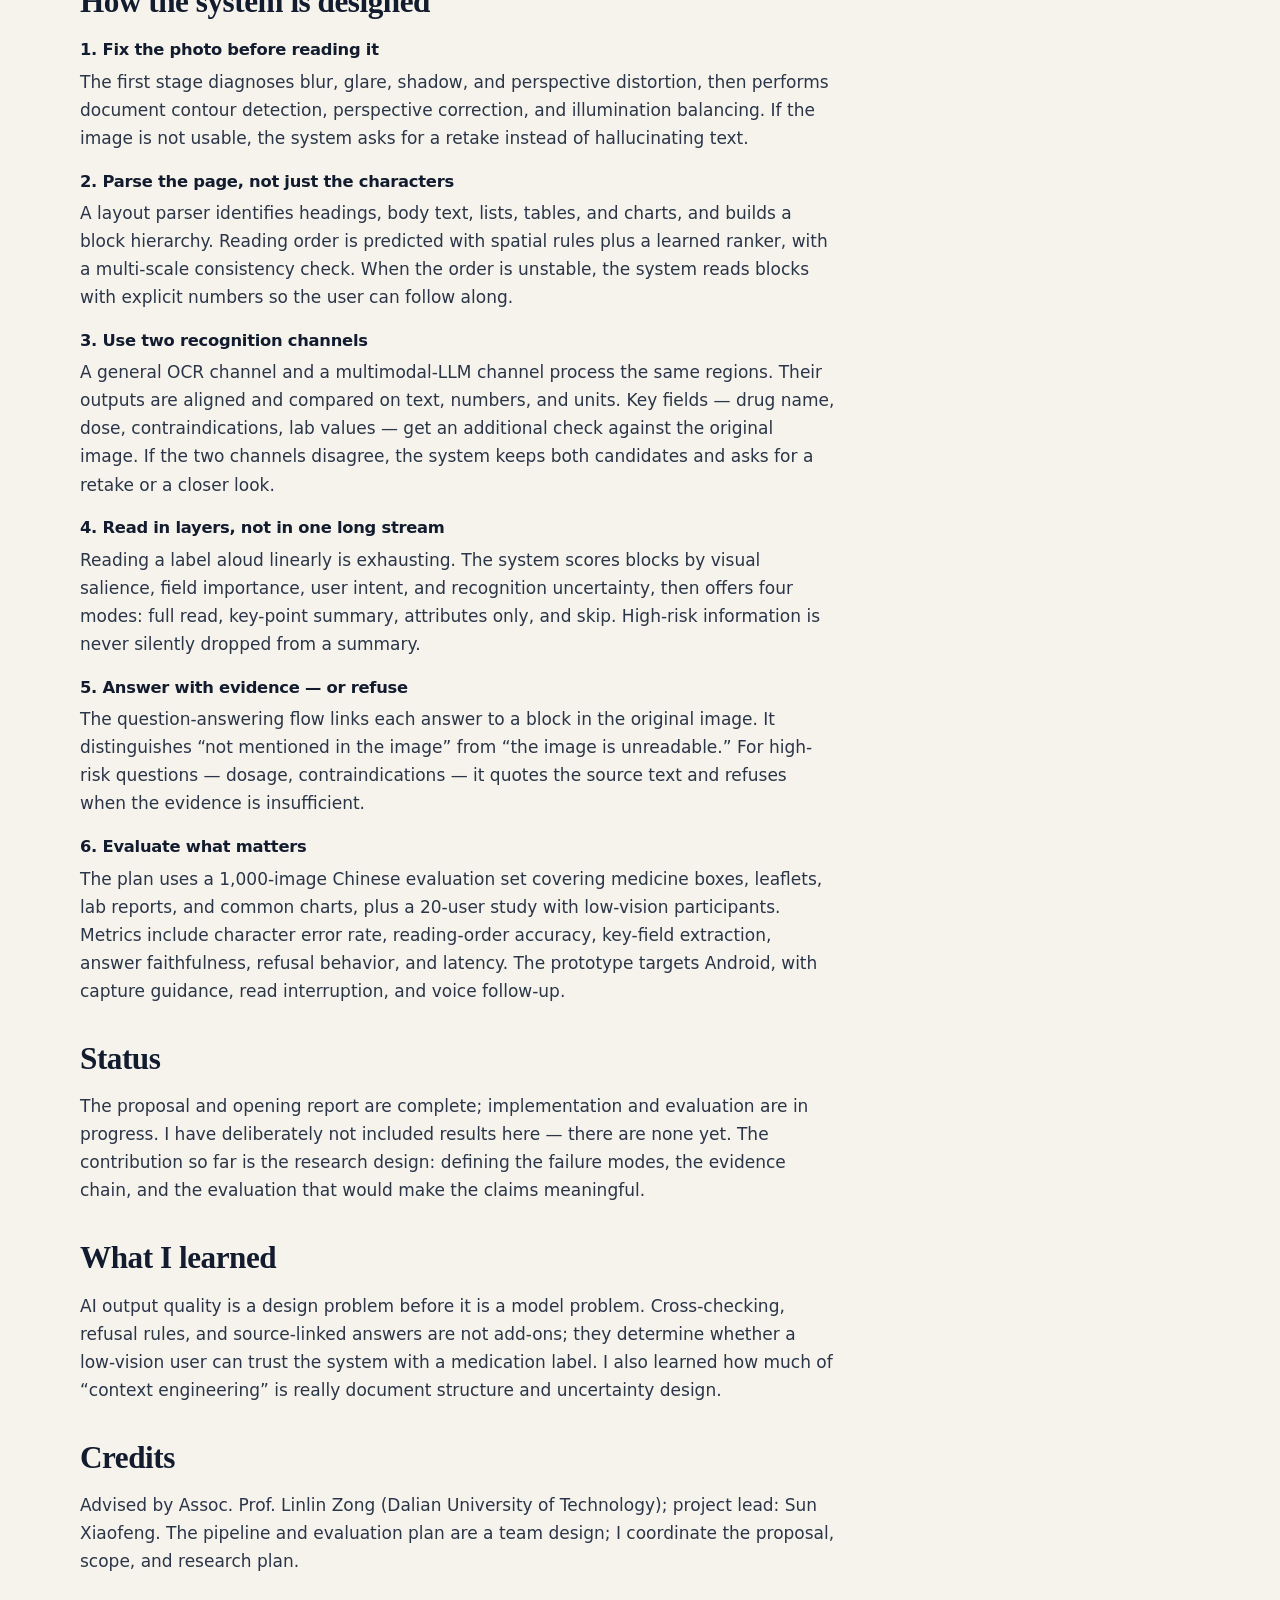
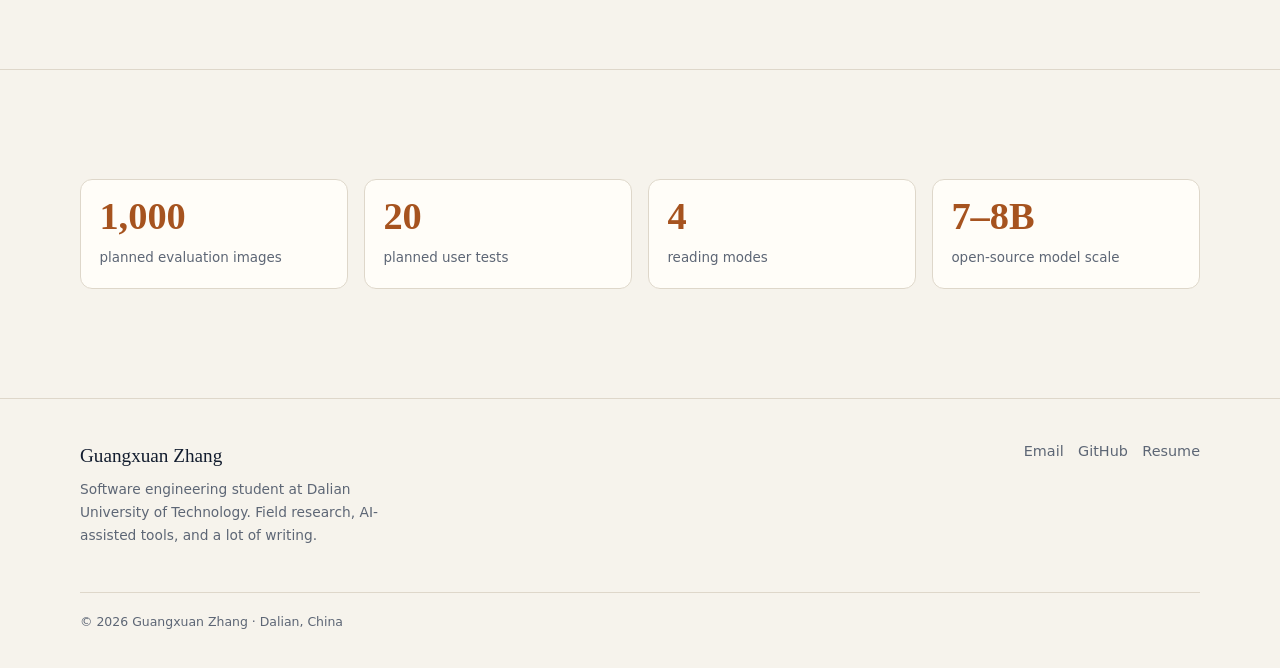
<file: projects/low-vision-assistant.html>
<!doctype html>
<html lang="en" data-theme="light">
<head>
<meta charset="utf-8">
<meta name="viewport" content="width=device-width, initial-scale=1">
<title>A reading assistant for low-vision users — Guangxuan Zhang</title>
<meta name="description" content="Coordinating a research project on an evidence-bound reading assistant: dual-channel OCR plus a multimodal LLM, layered reading, refusal rules, and an Android prototype.">
<meta name="author" content="Guangxuan Zhang">
<meta name="theme-color" content="#13233f">
<meta property="og:type" content="website">
<meta property="og:site_name" content="Guangxuan Zhang">
<meta property="og:title" content="A reading assistant for low-vision users — Guangxuan Zhang">
<meta property="og:description" content="Coordinating a research project on an evidence-bound reading assistant: dual-channel OCR plus a multimodal LLM, layered reading, refusal rules, and an Android prototype.">
<meta name="twitter:card" content="summary_large_image">
<meta name="twitter:title" content="A reading assistant for low-vision users — Guangxuan Zhang">
<meta name="twitter:description" content="Coordinating a research project on an evidence-bound reading assistant: dual-channel OCR plus a multimodal LLM, layered reading, refusal rules, and an Android prototype.">
<link rel="icon" href="../assets/img/favicon.svg" type="image/svg+xml">
<link rel="stylesheet" href="../assets/css/style.css">
</head>
<body class="">


<a class="skip-link" href="#main">Skip to content</a>
<header class="site-header">
  <div class="wrap header-inner">
    <a class="brand" href="../en.html" aria-label="Guangxuan Zhang — home">
      <span class="brand-mark" aria-hidden="true">GZ</span>
      <span class="brand-text">
        <span class="brand-name">Guangxuan Zhang</span>
        <span class="brand-sub">Software Engineering · DLUT</span>
      </span>
    </a>
    <nav class="site-nav" id="site-nav" data-nav aria-label="Primary"><a class="nav-link" href="../en.html">Home</a><a class="nav-link" href="../projects/index.html" aria-current="page">Projects</a><a class="nav-link" href="../experience.html">Experience</a><a class="nav-link" href="../about.html">About</a><a class="nav-link" href="../resume.html">Resume</a><a class="nav-link" href="../index.html" hreflang="zh-CN">中文</a></nav>
    <button class="icon-btn theme-toggle" type="button" data-theme-toggle aria-label="Switch theme">
      <svg viewBox="0 0 24 24" fill="none" stroke="currentColor" stroke-width="1.7" stroke-linecap="round" aria-hidden="true"><circle cx="12" cy="12" r="4.2"/><path d="M12 2.5v2M12 19.5v2M4.6 4.6l1.4 1.4M18 18l1.4 1.4M2.5 12h2M19.5 12h2M4.6 19.4L6 18M18 6l1.4-1.4"/></svg>
    </button>
    <button class="icon-btn menu-toggle" type="button" data-menu-toggle aria-label="Open menu" aria-expanded="false" aria-controls="site-nav">
      <svg viewBox="0 0 24 24" fill="none" stroke="currentColor" stroke-width="1.8" stroke-linecap="round" aria-hidden="true"><path d="M4 7h16M4 12h16M4 17h16"/></svg>
    </button>
  </div>
</header>
<main id="main">
  <section class="project-hero">
    <div class="wrap">
      <a class="back" href="index.html">← All projects</a>
      <p class="eyebrow">AI · Accessibility</p>
      <h1>A reading assistant for low-vision users</h1>
      <p class="lede">A multimodal “photo–read–ask–answer” system for medication labels, lab reports, and charts</p>
      <div class="tag-row"><span class="tag">Multimodal LLM</span><span class="tag">OCR</span><span class="tag">AI output QA</span><span class="tag">Accessibility</span></div>
      <dl class="project-meta">
        <div><dt>Role</dt><dd>Project Coordinator</dd></div>
        <div><dt>Timeline</dt><dd>2026 —</dd></div>
        <div><dt>Place</dt><dd>Dalian, China</dd></div>
        <div><dt>Outcome</dt><dd>Proposal and opening report completed; implementation in progress</dd></div>
      </dl>
    </div>
  </section>
  <div class="wrap project-body">
    <article class="prose">
      
<p class="lede">A magnifier makes text bigger. It does not make a medication label understandable.</p>

<h2>Context</h2>
<p>The WHO estimates that at least 2.2 billion people live with some form of vision impairment. Many have low vision rather than total blindness: they can see something, but not reliably read small print, follow a two-column instruction leaflet, or match a lab value to its reference range. A phone camera is the sensor they already carry.</p>
<p>Most reading tools fall into two camps. Magnifiers enlarge the page; screen readers linearize it. Neither handles the documents that matter most in daily life — a drug label with a dosage table, a lab report with units and reference intervals, a chart with a trend line. And neither tells the user when it is unsure.</p>

<h2>The problem</h2>
<p>Build a mobile assistant that can take a photo of a document, read it aloud in a useful order, answer follow-up questions, and <strong>refuse to answer when the image does not support a confident answer</strong>. The hard parts are not only OCR accuracy. They are layout, key-field verification, and the trust boundary between “the model read this” and “the model guessed.”</p>

<h2>My role</h2>
<p>I coordinate the project: proposal and opening-report preparation, scope definition, the technical pipeline, and the evaluation plan. The project is advised by Assoc. Prof. Linlin Zong; the official project lead is Sun Xiaofeng. I work with the team on the research design rather than claiming sole authorship of the model.</p>

<h2>How the system is designed</h2>
<h3>1. Fix the photo before reading it</h3>
<p>The first stage diagnoses blur, glare, shadow, and perspective distortion, then performs document contour detection, perspective correction, and illumination balancing. If the image is not usable, the system asks for a retake instead of hallucinating text.</p>

<h3>2. Parse the page, not just the characters</h3>
<p>A layout parser identifies headings, body text, lists, tables, and charts, and builds a block hierarchy. Reading order is predicted with spatial rules plus a learned ranker, with a multi-scale consistency check. When the order is unstable, the system reads blocks with explicit numbers so the user can follow along.</p>

<h3>3. Use two recognition channels</h3>
<p>A general OCR channel and a multimodal-LLM channel process the same regions. Their outputs are aligned and compared on text, numbers, and units. Key fields — drug name, dose, contraindications, lab values — get an additional check against the original image. If the two channels disagree, the system keeps both candidates and asks for a retake or a closer look.</p>

<h3>4. Read in layers, not in one long stream</h3>
<p>Reading a label aloud linearly is exhausting. The system scores blocks by visual salience, field importance, user intent, and recognition uncertainty, then offers four modes: full read, key-point summary, attributes only, and skip. High-risk information is never silently dropped from a summary.</p>

<h3>5. Answer with evidence — or refuse</h3>
<p>The question-answering flow links each answer to a block in the original image. It distinguishes “not mentioned in the image” from “the image is unreadable.” For high-risk questions — dosage, contraindications — it quotes the source text and refuses when the evidence is insufficient.</p>

<h3>6. Evaluate what matters</h3>
<p>The plan uses a 1,000-image Chinese evaluation set covering medicine boxes, leaflets, lab reports, and common charts, plus a 20-user study with low-vision participants. Metrics include character error rate, reading-order accuracy, key-field extraction, answer faithfulness, refusal behavior, and latency. The prototype targets Android, with capture guidance, read interruption, and voice follow-up.</p>

<h2>Status</h2>
<p>The proposal and opening report are complete; implementation and evaluation are in progress. I have deliberately not included results here — there are none yet. The contribution so far is the research design: defining the failure modes, the evidence chain, and the evaluation that would make the claims meaningful.</p>

<h2>What I learned</h2>
<p>AI output quality is a design problem before it is a model problem. Cross-checking, refusal rules, and source-linked answers are not add-ons; they determine whether a low-vision user can trust the system with a medication label. I also learned how much of “context engineering” is really document structure and uncertainty design.</p>

<h2>Credits</h2>
<p>Advised by Assoc. Prof. Linlin Zong (Dalian University of Technology); project lead: Sun Xiaofeng. The pipeline and evaluation plan are a team design; I coordinate the proposal, scope, and research plan.</p>

    </article>
    <aside class="project-aside">
      <div class="aside-card">
        <h3>At a glance</h3>
        <ul><li><span>Role</span><span>Project Coordinator</span></li><li><span>Timeline</span><span>Sept 2026 – present</span></li><li><span>Advisor</span><span>Assoc. Prof. Linlin Zong</span></li><li><span>Status</span><span>In progress</span></li><li><span>Scope</span><span>Mobile + multimodal LLM</span></li></ul>
      </div>
      <div class="aside-card">
        <h3>Links &amp; evidence</h3>
        <p class="small muted" style="margin:0">Project materials are internal. A redacted summary is available on request.</p>
      </div>
      <div class="aside-card">
        <h3>Related</h3>
        <div class="related"><a href="xinju-liaoshen.html"><span>Xinju Liaoshen</span><span>→</span></a><a href="gas-detection.html"><span>Lüxiu Qiankun</span><span>→</span></a></div>
      </div>
    </aside>
  </div>
  <section class="section">
    <div class="wrap"><div class="metrics"><div class="metric"><strong>1,000</strong><span>planned evaluation images</span></div><div class="metric"><strong>20</strong><span>planned user tests</span></div><div class="metric"><strong>4</strong><span>reading modes</span></div><div class="metric"><strong>7–8B</strong><span>open-source model scale</span></div></div></div>
  </section>
</main>

<footer class="site-footer">
  <div class="wrap">
    <div class="footer-grid">
      <div>
        <div class="footer-brand">Guangxuan Zhang</div>
        <p class="footer-note">Software engineering student at Dalian University of Technology. Field research, AI-assisted tools, and a lot of writing.</p>
      </div>
      <div class="footer-links">
        <a href="../en.html#contact">Email</a>
        <a data-site="github" href="https://github.com/LGD-Haichao">GitHub</a>
        <a data-site="linkedin" href="https://www.linkedin.com/">LinkedIn</a>
        <a href="../resume.html">Resume</a>
      </div>
    </div>
    <div class="footer-bottom">
      <span>© <span data-year>2026</span> Guangxuan Zhang · Dalian, China</span>
      
    </div>
  </div>
</footer>
<script src="../assets/js/site.js"></script>
<script src="../assets/js/main.js"></script>
</body>
</html>
</file>
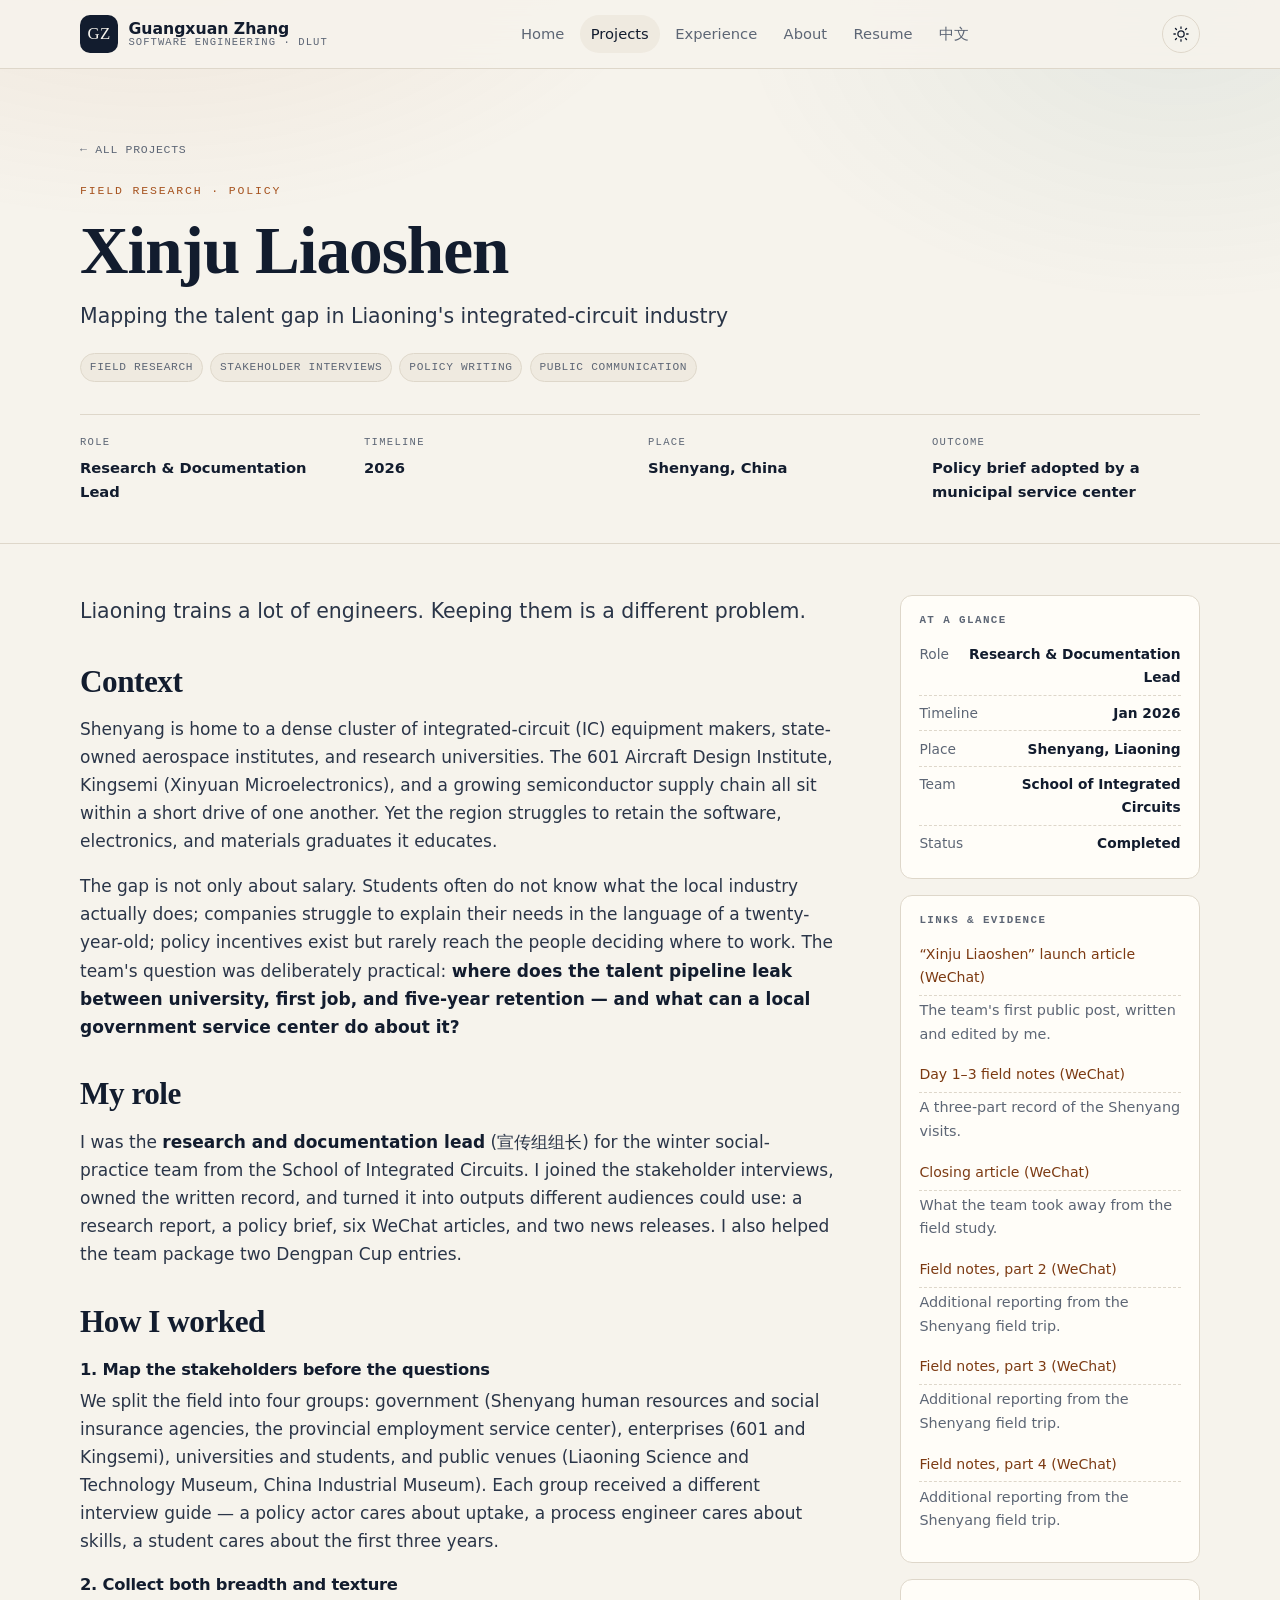
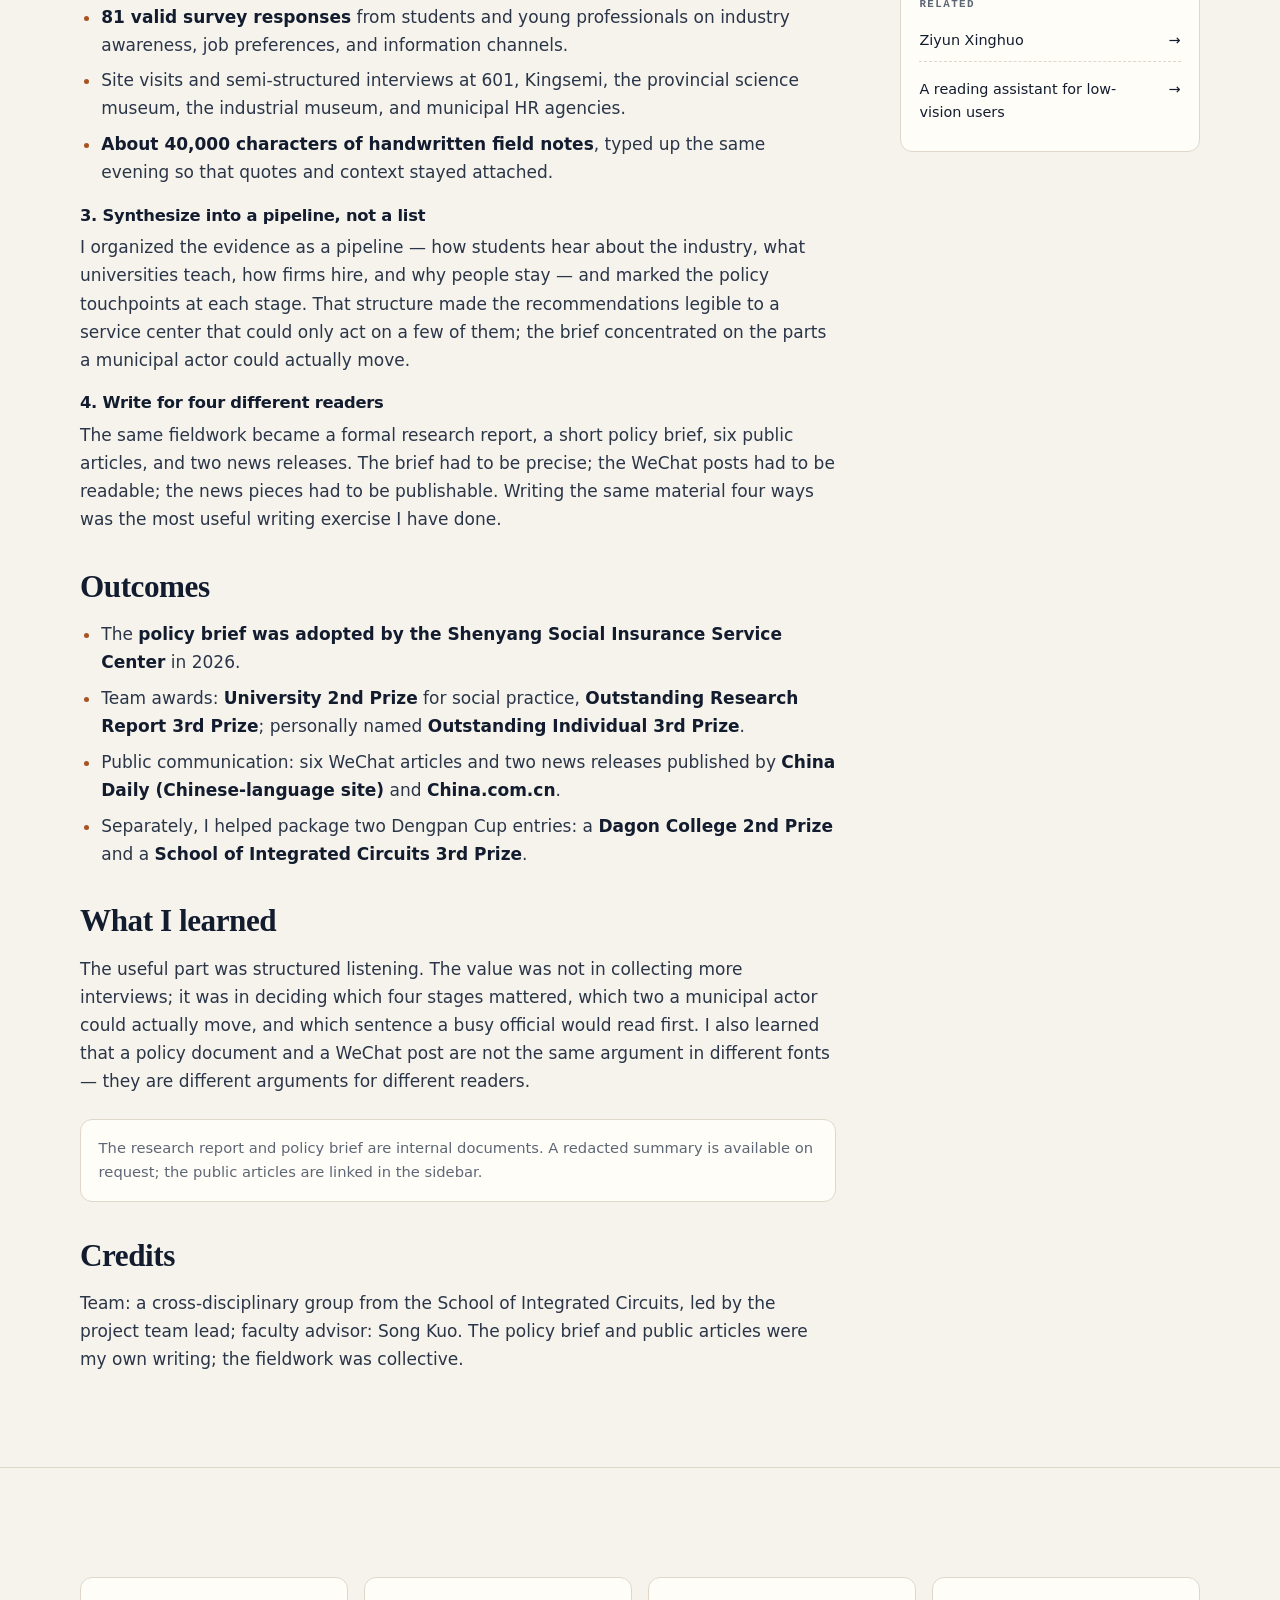
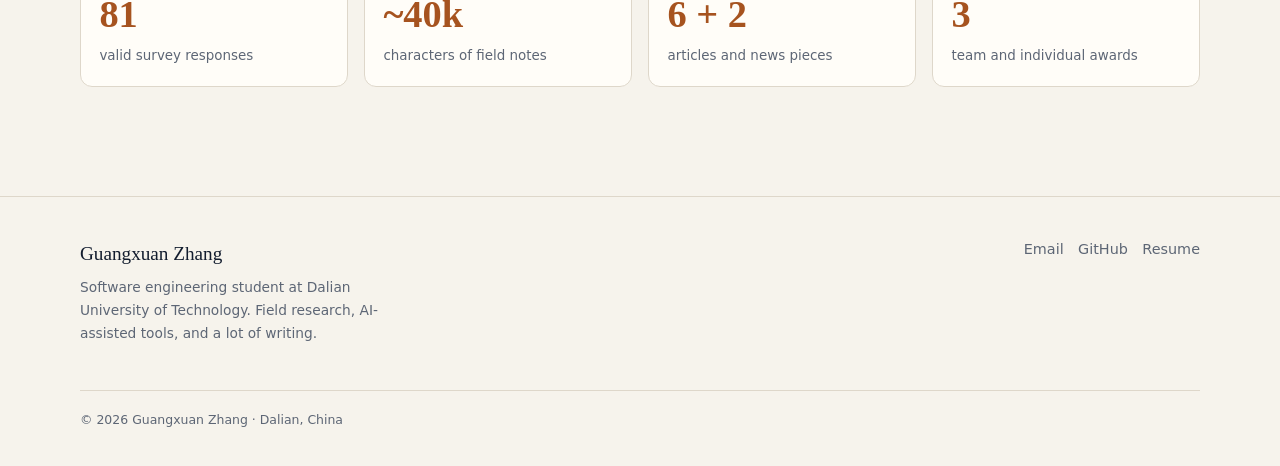
<file: projects/xinju-liaoshen.html>
<!doctype html>
<html lang="en" data-theme="light">
<head>
<meta charset="utf-8">
<meta name="viewport" content="width=device-width, initial-scale=1">
<title>Xinju Liaoshen — Guangxuan Zhang</title>
<meta name="description" content="A winter field study across government, a state-owned aircraft institute, a semiconductor-equipment maker, and two public museums — turned into a policy brief adopted by a municipal service center.">
<meta name="author" content="Guangxuan Zhang">
<meta name="theme-color" content="#13233f">
<meta property="og:type" content="website">
<meta property="og:site_name" content="Guangxuan Zhang">
<meta property="og:title" content="Xinju Liaoshen — Guangxuan Zhang">
<meta property="og:description" content="A winter field study across government, a state-owned aircraft institute, a semiconductor-equipment maker, and two public museums — turned into a policy brief adopted by a municipal service center.">
<meta name="twitter:card" content="summary_large_image">
<meta name="twitter:title" content="Xinju Liaoshen — Guangxuan Zhang">
<meta name="twitter:description" content="A winter field study across government, a state-owned aircraft institute, a semiconductor-equipment maker, and two public museums — turned into a policy brief adopted by a municipal service center.">
<link rel="icon" href="../assets/img/favicon.svg" type="image/svg+xml">
<link rel="stylesheet" href="../assets/css/style.css">
</head>
<body class="">


<a class="skip-link" href="#main">Skip to content</a>
<header class="site-header">
  <div class="wrap header-inner">
    <a class="brand" href="../en.html" aria-label="Guangxuan Zhang — home">
      <span class="brand-mark" aria-hidden="true">GZ</span>
      <span class="brand-text">
        <span class="brand-name">Guangxuan Zhang</span>
        <span class="brand-sub">Software Engineering · DLUT</span>
      </span>
    </a>
    <nav class="site-nav" id="site-nav" data-nav aria-label="Primary"><a class="nav-link" href="../en.html">Home</a><a class="nav-link" href="../projects/index.html" aria-current="page">Projects</a><a class="nav-link" href="../experience.html">Experience</a><a class="nav-link" href="../about.html">About</a><a class="nav-link" href="../resume.html">Resume</a><a class="nav-link" href="../index.html" hreflang="zh-CN">中文</a></nav>
    <button class="icon-btn theme-toggle" type="button" data-theme-toggle aria-label="Switch theme">
      <svg viewBox="0 0 24 24" fill="none" stroke="currentColor" stroke-width="1.7" stroke-linecap="round" aria-hidden="true"><circle cx="12" cy="12" r="4.2"/><path d="M12 2.5v2M12 19.5v2M4.6 4.6l1.4 1.4M18 18l1.4 1.4M2.5 12h2M19.5 12h2M4.6 19.4L6 18M18 6l1.4-1.4"/></svg>
    </button>
    <button class="icon-btn menu-toggle" type="button" data-menu-toggle aria-label="Open menu" aria-expanded="false" aria-controls="site-nav">
      <svg viewBox="0 0 24 24" fill="none" stroke="currentColor" stroke-width="1.8" stroke-linecap="round" aria-hidden="true"><path d="M4 7h16M4 12h16M4 17h16"/></svg>
    </button>
  </div>
</header>
<main id="main">
  <section class="project-hero">
    <div class="wrap">
      <a class="back" href="index.html">← All projects</a>
      <p class="eyebrow">Field research · Policy</p>
      <h1>Xinju Liaoshen</h1>
      <p class="lede">Mapping the talent gap in Liaoning's integrated-circuit industry</p>
      <div class="tag-row"><span class="tag">Field research</span><span class="tag">Stakeholder interviews</span><span class="tag">Policy writing</span><span class="tag">Public communication</span></div>
      <dl class="project-meta">
        <div><dt>Role</dt><dd>Research & Documentation Lead</dd></div>
        <div><dt>Timeline</dt><dd>2026</dd></div>
        <div><dt>Place</dt><dd>Shenyang, China</dd></div>
        <div><dt>Outcome</dt><dd>Policy brief adopted by a municipal service center</dd></div>
      </dl>
    </div>
  </section>
  <div class="wrap project-body">
    <article class="prose">
      
<p class="lede">Liaoning trains a lot of engineers. Keeping them is a different problem.</p>

<h2>Context</h2>
<p>Shenyang is home to a dense cluster of integrated-circuit (IC) equipment makers, state-owned aerospace institutes, and research universities. The 601 Aircraft Design Institute, Kingsemi (Xinyuan Microelectronics), and a growing semiconductor supply chain all sit within a short drive of one another. Yet the region struggles to retain the software, electronics, and materials graduates it educates.</p>
<p>The gap is not only about salary. Students often do not know what the local industry actually does; companies struggle to explain their needs in the language of a twenty-year-old; policy incentives exist but rarely reach the people deciding where to work. The team's question was deliberately practical: <strong>where does the talent pipeline leak between university, first job, and five-year retention — and what can a local government service center do about it?</strong></p>

<h2>My role</h2>
<p>I was the <strong>research and documentation lead</strong> (宣传组组长) for the winter social-practice team from the School of Integrated Circuits. I joined the stakeholder interviews, owned the written record, and turned it into outputs different audiences could use: a research report, a policy brief, six WeChat articles, and two news releases. I also helped the team package two Dengpan Cup entries.</p>

<h2>How I worked</h2>
<h3>1. Map the stakeholders before the questions</h3>
<p>We split the field into four groups: government (Shenyang human resources and social insurance agencies, the provincial employment service center), enterprises (601 and Kingsemi), universities and students, and public venues (Liaoning Science and Technology Museum, China Industrial Museum). Each group received a different interview guide — a policy actor cares about uptake, a process engineer cares about skills, a student cares about the first three years.</p>

<h3>2. Collect both breadth and texture</h3>
<ul>
<li><strong>81 valid survey responses</strong> from students and young professionals on industry awareness, job preferences, and information channels.</li>
<li>Site visits and semi-structured interviews at 601, Kingsemi, the provincial science museum, the industrial museum, and municipal HR agencies.</li>
<li><strong>About 40,000 characters of handwritten field notes</strong>, typed up the same evening so that quotes and context stayed attached.</li>
</ul>

<h3>3. Synthesize into a pipeline, not a list</h3>
<p>I organized the evidence as a pipeline — how students hear about the industry, what universities teach, how firms hire, and why people stay — and marked the policy touchpoints at each stage. That structure made the recommendations legible to a service center that could only act on a few of them; the brief concentrated on the parts a municipal actor could actually move.</p>

<h3>4. Write for four different readers</h3>
<p>The same fieldwork became a formal research report, a short policy brief, six public articles, and two news releases. The brief had to be precise; the WeChat posts had to be readable; the news pieces had to be publishable. Writing the same material four ways was the most useful writing exercise I have done.</p>

<h2>Outcomes</h2>
<ul>
<li>The <strong>policy brief was adopted by the Shenyang Social Insurance Service Center</strong> in 2026.</li>
<li>Team awards: <strong>University 2nd Prize</strong> for social practice, <strong>Outstanding Research Report 3rd Prize</strong>; personally named <strong>Outstanding Individual 3rd Prize</strong>.</li>
<li>Public communication: six WeChat articles and two news releases published by <strong>China Daily (Chinese-language site)</strong> and <strong>China.com.cn</strong>.</li>
<li>Separately, I helped package two Dengpan Cup entries: a <strong>Dagon College 2nd Prize</strong> and a <strong>School of Integrated Circuits 3rd Prize</strong>.</li>
</ul>

<h2>What I learned</h2>
<p>The useful part was structured listening. The value was not in collecting more interviews; it was in deciding which four stages mattered, which two a municipal actor could actually move, and which sentence a busy official would read first. I also learned that a policy document and a WeChat post are not the same argument in different fonts — they are different arguments for different readers.</p>

<div class="callout">The research report and policy brief are internal documents. A redacted summary is available on request; the public articles are linked in the sidebar.</div>

<h2>Credits</h2>
<p>Team: a cross-disciplinary group from the School of Integrated Circuits, led by the project team lead; faculty advisor: Song Kuo. The policy brief and public articles were my own writing; the fieldwork was collective.</p>

    </article>
    <aside class="project-aside">
      <div class="aside-card">
        <h3>At a glance</h3>
        <ul><li><span>Role</span><span>Research & Documentation Lead</span></li><li><span>Timeline</span><span>Jan 2026</span></li><li><span>Place</span><span>Shenyang, Liaoning</span></li><li><span>Team</span><span>School of Integrated Circuits</span></li><li><span>Status</span><span>Completed</span></li></ul>
      </div>
      <div class="aside-card">
        <h3>Links &amp; evidence</h3>
        <a class="aside-link" href="https://mp.weixin.qq.com/s/cLrg8RRAumqe27YDvRWM0w" target="_blank" rel="noopener">“Xinju Liaoshen” launch article (WeChat)</a><p class="small muted" style="margin:0.2rem 0 0.7rem">The team's first public post, written and edited by me.</p><a class="aside-link" href="https://mp.weixin.qq.com/s/L6uGPz_zU3O0HQ29nN683g" target="_blank" rel="noopener">Day 1–3 field notes (WeChat)</a><p class="small muted" style="margin:0.2rem 0 0.7rem">A three-part record of the Shenyang visits.</p><a class="aside-link" href="https://mp.weixin.qq.com/s/49YqGf2n4v9KiXU_Rs6-Gw" target="_blank" rel="noopener">Closing article (WeChat)</a><p class="small muted" style="margin:0.2rem 0 0.7rem">What the team took away from the field study.</p><a class="aside-link" href="https://mp.weixin.qq.com/s/quWxee0kyx8vBrp8f8O7Rw" target="_blank" rel="noopener">Field notes, part 2 (WeChat)</a><p class="small muted" style="margin:0.2rem 0 0.7rem">Additional reporting from the Shenyang field trip.</p><a class="aside-link" href="https://mp.weixin.qq.com/s/dKy5dZg7Wn4V9l2H3nB7zA" target="_blank" rel="noopener">Field notes, part 3 (WeChat)</a><p class="small muted" style="margin:0.2rem 0 0.7rem">Additional reporting from the Shenyang field trip.</p><a class="aside-link" href="https://mp.weixin.qq.com/s/lhONXC3sN1p8j8H7g4lV2g" target="_blank" rel="noopener">Field notes, part 4 (WeChat)</a><p class="small muted" style="margin:0.2rem 0 0.7rem">Additional reporting from the Shenyang field trip.</p>
      </div>
      <div class="aside-card">
        <h3>Related</h3>
        <div class="related"><a href="ziyun-xinghuo.html"><span>Ziyun Xinghuo</span><span>→</span></a><a href="low-vision-assistant.html"><span>A reading assistant for low-vision users</span><span>→</span></a></div>
      </div>
    </aside>
  </div>
  <section class="section">
    <div class="wrap"><div class="metrics"><div class="metric"><strong>81</strong><span>valid survey responses</span></div><div class="metric"><strong>~40k</strong><span>characters of field notes</span></div><div class="metric"><strong>6 + 2</strong><span>articles and news pieces</span></div><div class="metric"><strong>3</strong><span>team and individual awards</span></div></div></div>
  </section>
</main>

<footer class="site-footer">
  <div class="wrap">
    <div class="footer-grid">
      <div>
        <div class="footer-brand">Guangxuan Zhang</div>
        <p class="footer-note">Software engineering student at Dalian University of Technology. Field research, AI-assisted tools, and a lot of writing.</p>
      </div>
      <div class="footer-links">
        <a href="../en.html#contact">Email</a>
        <a data-site="github" href="https://github.com/LGD-Haichao">GitHub</a>
        <a data-site="linkedin" href="https://www.linkedin.com/">LinkedIn</a>
        <a href="../resume.html">Resume</a>
      </div>
    </div>
    <div class="footer-bottom">
      <span>© <span data-year>2026</span> Guangxuan Zhang · Dalian, China</span>
      
    </div>
  </div>
</footer>
<script src="../assets/js/site.js"></script>
<script src="../assets/js/main.js"></script>
</body>
</html>
</file>
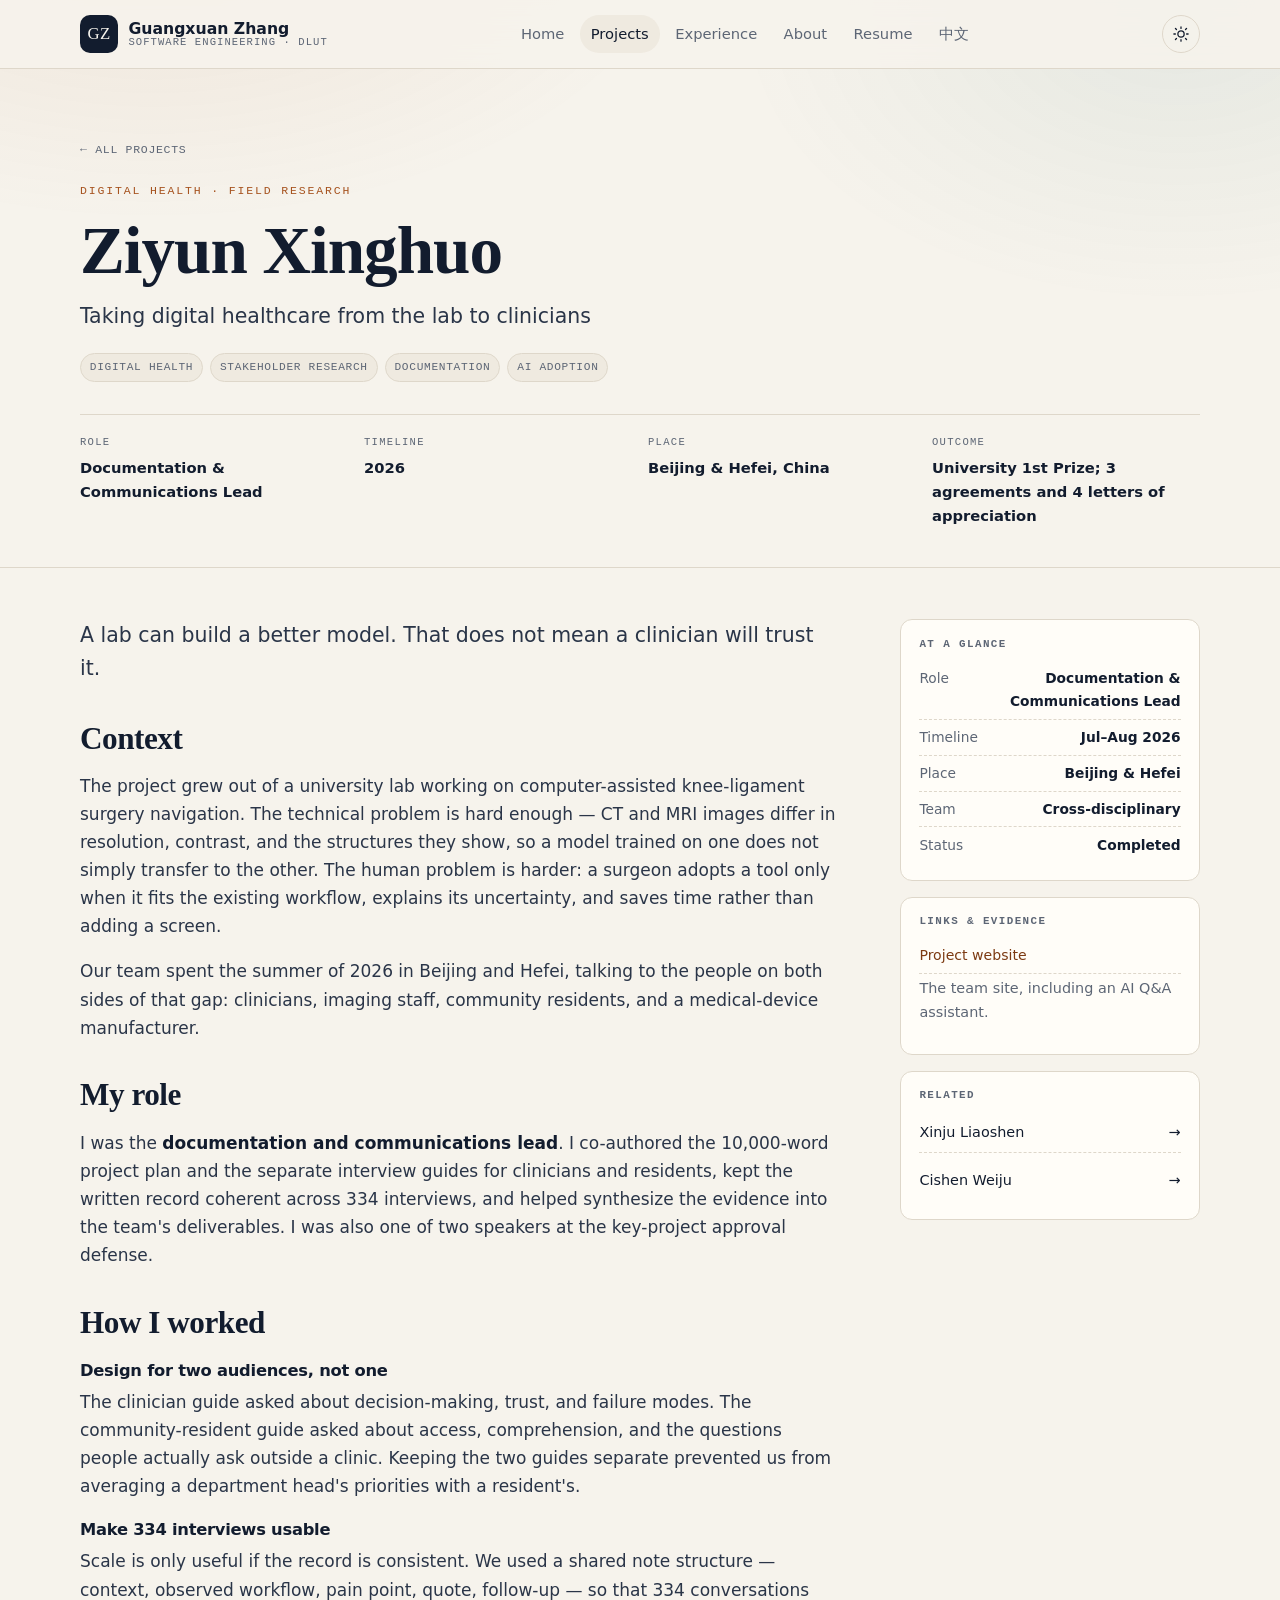
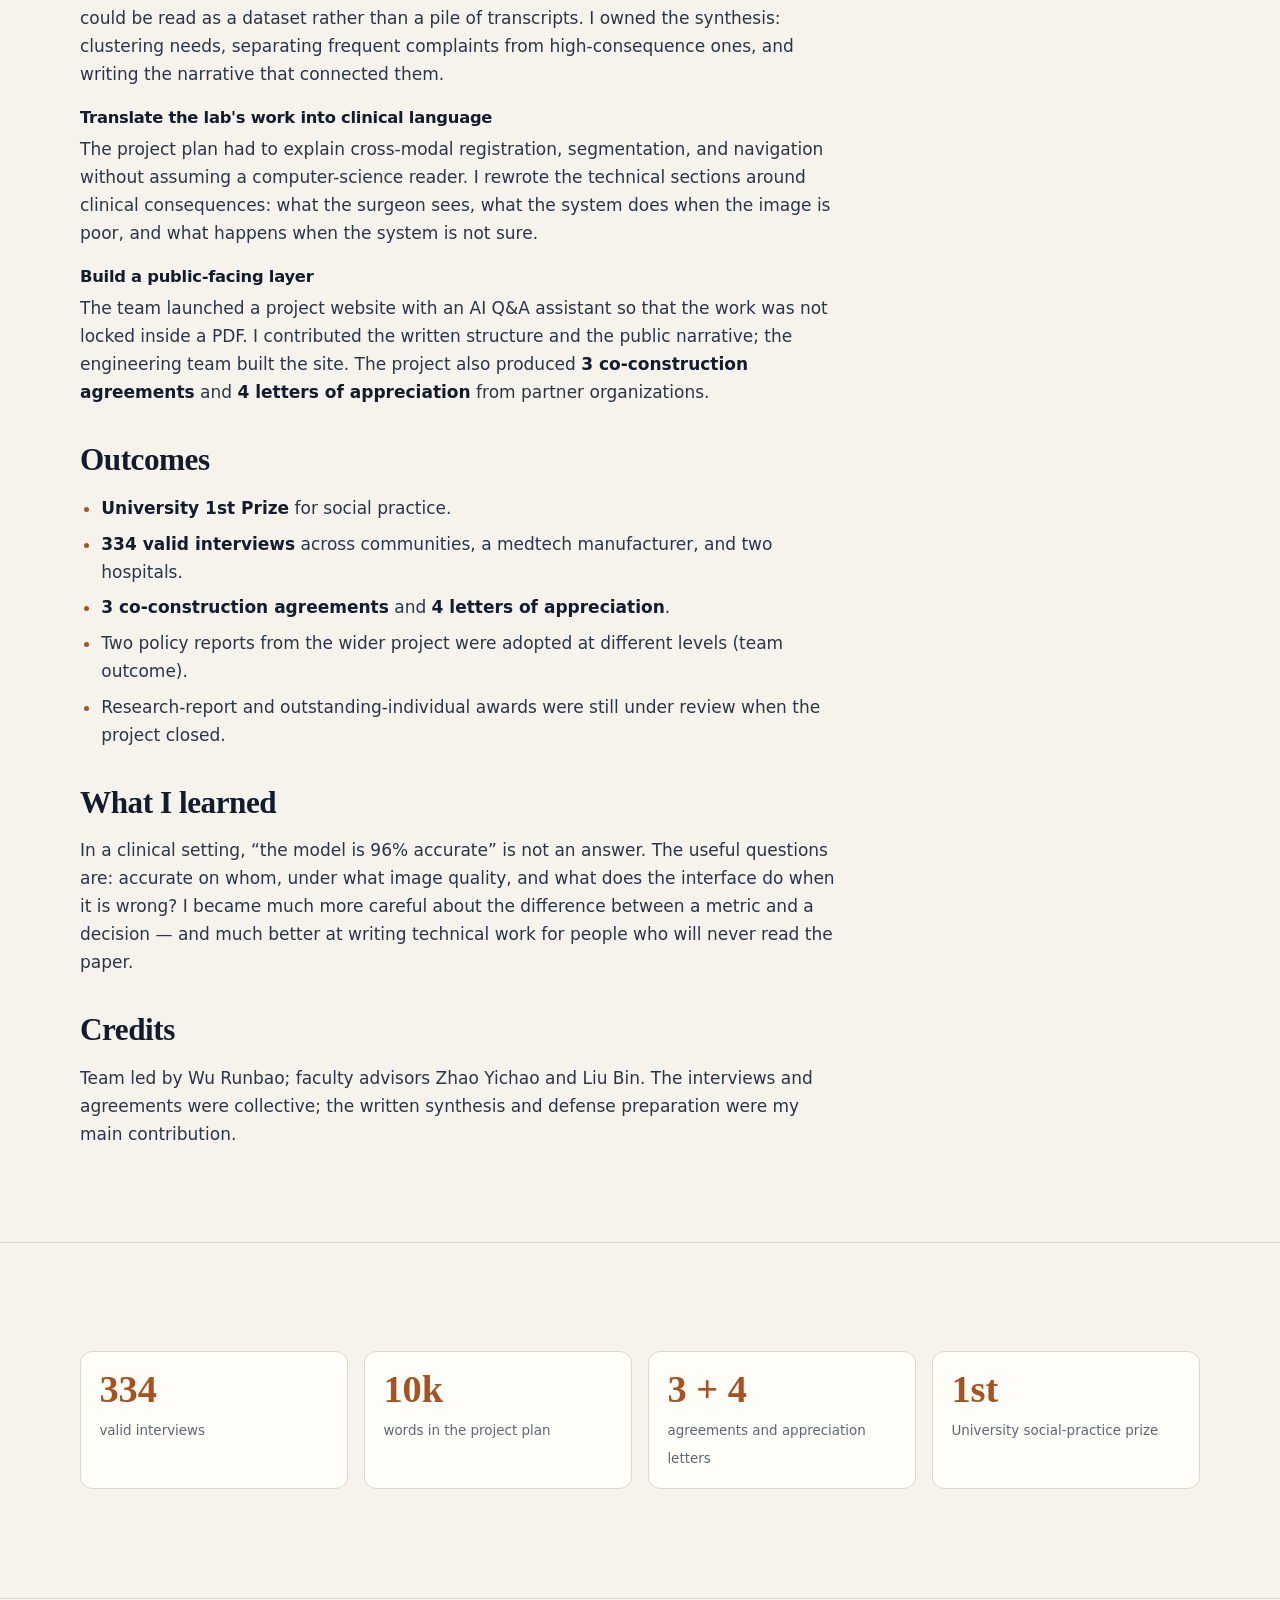
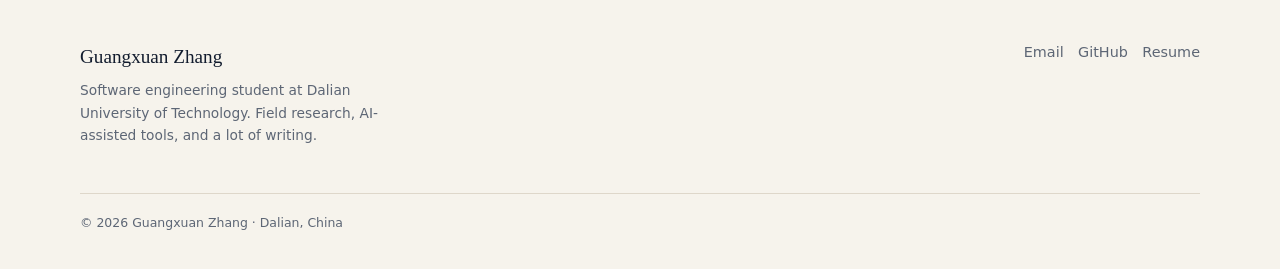
<file: projects/ziyun-xinghuo.html>
<!doctype html>
<html lang="en" data-theme="light">
<head>
<meta charset="utf-8">
<meta name="viewport" content="width=device-width, initial-scale=1">
<title>Ziyun Xinghuo — Guangxuan Zhang</title>
<meta name="description" content="A summer study in Beijing and Hefei on AI-assisted surgical navigation: 334 stakeholder interviews, a 10,000-word project plan, and a team website with an AI Q&A assistant.">
<meta name="author" content="Guangxuan Zhang">
<meta name="theme-color" content="#13233f">
<meta property="og:type" content="website">
<meta property="og:site_name" content="Guangxuan Zhang">
<meta property="og:title" content="Ziyun Xinghuo — Guangxuan Zhang">
<meta property="og:description" content="A summer study in Beijing and Hefei on AI-assisted surgical navigation: 334 stakeholder interviews, a 10,000-word project plan, and a team website with an AI Q&A assistant.">
<meta name="twitter:card" content="summary_large_image">
<meta name="twitter:title" content="Ziyun Xinghuo — Guangxuan Zhang">
<meta name="twitter:description" content="A summer study in Beijing and Hefei on AI-assisted surgical navigation: 334 stakeholder interviews, a 10,000-word project plan, and a team website with an AI Q&A assistant.">
<link rel="icon" href="../assets/img/favicon.svg" type="image/svg+xml">
<link rel="stylesheet" href="../assets/css/style.css">
</head>
<body class="">


<a class="skip-link" href="#main">Skip to content</a>
<header class="site-header">
  <div class="wrap header-inner">
    <a class="brand" href="../en.html" aria-label="Guangxuan Zhang — home">
      <span class="brand-mark" aria-hidden="true">GZ</span>
      <span class="brand-text">
        <span class="brand-name">Guangxuan Zhang</span>
        <span class="brand-sub">Software Engineering · DLUT</span>
      </span>
    </a>
    <nav class="site-nav" id="site-nav" data-nav aria-label="Primary"><a class="nav-link" href="../en.html">Home</a><a class="nav-link" href="../projects/index.html" aria-current="page">Projects</a><a class="nav-link" href="../experience.html">Experience</a><a class="nav-link" href="../about.html">About</a><a class="nav-link" href="../resume.html">Resume</a><a class="nav-link" href="../index.html" hreflang="zh-CN">中文</a></nav>
    <button class="icon-btn theme-toggle" type="button" data-theme-toggle aria-label="Switch theme">
      <svg viewBox="0 0 24 24" fill="none" stroke="currentColor" stroke-width="1.7" stroke-linecap="round" aria-hidden="true"><circle cx="12" cy="12" r="4.2"/><path d="M12 2.5v2M12 19.5v2M4.6 4.6l1.4 1.4M18 18l1.4 1.4M2.5 12h2M19.5 12h2M4.6 19.4L6 18M18 6l1.4-1.4"/></svg>
    </button>
    <button class="icon-btn menu-toggle" type="button" data-menu-toggle aria-label="Open menu" aria-expanded="false" aria-controls="site-nav">
      <svg viewBox="0 0 24 24" fill="none" stroke="currentColor" stroke-width="1.8" stroke-linecap="round" aria-hidden="true"><path d="M4 7h16M4 12h16M4 17h16"/></svg>
    </button>
  </div>
</header>
<main id="main">
  <section class="project-hero">
    <div class="wrap">
      <a class="back" href="index.html">← All projects</a>
      <p class="eyebrow">Digital health · Field research</p>
      <h1>Ziyun Xinghuo</h1>
      <p class="lede">Taking digital healthcare from the lab to clinicians</p>
      <div class="tag-row"><span class="tag">Digital health</span><span class="tag">Stakeholder research</span><span class="tag">Documentation</span><span class="tag">AI adoption</span></div>
      <dl class="project-meta">
        <div><dt>Role</dt><dd>Documentation & Communications Lead</dd></div>
        <div><dt>Timeline</dt><dd>2026</dd></div>
        <div><dt>Place</dt><dd>Beijing & Hefei, China</dd></div>
        <div><dt>Outcome</dt><dd>University 1st Prize; 3 agreements and 4 letters of appreciation</dd></div>
      </dl>
    </div>
  </section>
  <div class="wrap project-body">
    <article class="prose">
      
<p class="lede">A lab can build a better model. That does not mean a clinician will trust it.</p>

<h2>Context</h2>
<p>The project grew out of a university lab working on computer-assisted knee-ligament surgery navigation. The technical problem is hard enough — CT and MRI images differ in resolution, contrast, and the structures they show, so a model trained on one does not simply transfer to the other. The human problem is harder: a surgeon adopts a tool only when it fits the existing workflow, explains its uncertainty, and saves time rather than adding a screen.</p>
<p>Our team spent the summer of 2026 in Beijing and Hefei, talking to the people on both sides of that gap: clinicians, imaging staff, community residents, and a medical-device manufacturer.</p>

<h2>My role</h2>
<p>I was the <strong>documentation and communications lead</strong>. I co-authored the 10,000-word project plan and the separate interview guides for clinicians and residents, kept the written record coherent across 334 interviews, and helped synthesize the evidence into the team's deliverables. I was also one of two speakers at the key-project approval defense.</p>

<h2>How I worked</h2>
<h3>Design for two audiences, not one</h3>
<p>The clinician guide asked about decision-making, trust, and failure modes. The community-resident guide asked about access, comprehension, and the questions people actually ask outside a clinic. Keeping the two guides separate prevented us from averaging a department head's priorities with a resident's.</p>

<h3>Make 334 interviews usable</h3>
<p>Scale is only useful if the record is consistent. We used a shared note structure — context, observed workflow, pain point, quote, follow-up — so that 334 conversations could be read as a dataset rather than a pile of transcripts. I owned the synthesis: clustering needs, separating frequent complaints from high-consequence ones, and writing the narrative that connected them.</p>

<h3>Translate the lab's work into clinical language</h3>
<p>The project plan had to explain cross-modal registration, segmentation, and navigation without assuming a computer-science reader. I rewrote the technical sections around clinical consequences: what the surgeon sees, what the system does when the image is poor, and what happens when the system is not sure.</p>

<h3>Build a public-facing layer</h3>
<p>The team launched a project website with an AI Q&amp;A assistant so that the work was not locked inside a PDF. I contributed the written structure and the public narrative; the engineering team built the site. The project also produced <strong>3 co-construction agreements</strong> and <strong>4 letters of appreciation</strong> from partner organizations.</p>

<h2>Outcomes</h2>
<ul>
<li><strong>University 1st Prize</strong> for social practice.</li>
<li><strong>334 valid interviews</strong> across communities, a medtech manufacturer, and two hospitals.</li>
<li><strong>3 co-construction agreements</strong> and <strong>4 letters of appreciation</strong>.</li>
<li>Two policy reports from the wider project were adopted at different levels (team outcome).</li>
<li>Research-report and outstanding-individual awards were still under review when the project closed.</li>
</ul>

<h2>What I learned</h2>
<p>In a clinical setting, “the model is 96% accurate” is not an answer. The useful questions are: accurate on whom, under what image quality, and what does the interface do when it is wrong? I became much more careful about the difference between a metric and a decision — and much better at writing technical work for people who will never read the paper.</p>

<h2>Credits</h2>
<p>Team led by Wu Runbao; faculty advisors Zhao Yichao and Liu Bin. The interviews and agreements were collective; the written synthesis and defense preparation were my main contribution.</p>

    </article>
    <aside class="project-aside">
      <div class="aside-card">
        <h3>At a glance</h3>
        <ul><li><span>Role</span><span>Documentation & Communications Lead</span></li><li><span>Timeline</span><span>Jul–Aug 2026</span></li><li><span>Place</span><span>Beijing & Hefei</span></li><li><span>Team</span><span>Cross-disciplinary</span></li><li><span>Status</span><span>Completed</span></li></ul>
      </div>
      <div class="aside-card">
        <h3>Links &amp; evidence</h3>
        <a class="aside-link" href="http://www.zyxh-zkkt.site" target="_blank" rel="noopener">Project website</a><p class="small muted" style="margin:0.2rem 0 0.7rem">The team site, including an AI Q&A assistant.</p>
      </div>
      <div class="aside-card">
        <h3>Related</h3>
        <div class="related"><a href="xinju-liaoshen.html"><span>Xinju Liaoshen</span><span>→</span></a><a href="cishen-weiju.html"><span>Cishen Weiju</span><span>→</span></a></div>
      </div>
    </aside>
  </div>
  <section class="section">
    <div class="wrap"><div class="metrics"><div class="metric"><strong>334</strong><span>valid interviews</span></div><div class="metric"><strong>10k</strong><span>words in the project plan</span></div><div class="metric"><strong>3 + 4</strong><span>agreements and appreciation letters</span></div><div class="metric"><strong>1st</strong><span>University social-practice prize</span></div></div></div>
  </section>
</main>

<footer class="site-footer">
  <div class="wrap">
    <div class="footer-grid">
      <div>
        <div class="footer-brand">Guangxuan Zhang</div>
        <p class="footer-note">Software engineering student at Dalian University of Technology. Field research, AI-assisted tools, and a lot of writing.</p>
      </div>
      <div class="footer-links">
        <a href="../en.html#contact">Email</a>
        <a data-site="github" href="https://github.com/LGD-Haichao">GitHub</a>
        <a data-site="linkedin" href="https://www.linkedin.com/">LinkedIn</a>
        <a href="../resume.html">Resume</a>
      </div>
    </div>
    <div class="footer-bottom">
      <span>© <span data-year>2026</span> Guangxuan Zhang · Dalian, China</span>
      
    </div>
  </div>
</footer>
<script src="../assets/js/site.js"></script>
<script src="../assets/js/main.js"></script>
</body>
</html>
</file>
<file: assets/css/style.css>
/* ============================================================
   Guangxuan Zhang — personal site
   Palette: warm paper, ink navy, terracotta accent.
   ============================================================ */

:root {
  --bg: #f6f3ec;
  --bg-soft: #efeae0;
  --surface: #fffdf8;
  --ink: #121c2e;
  --ink-soft: #2a3548;
  --muted: #5d6675;
  --line: #ded7ca;
  --line-strong: #c9c0b1;
  --accent: #a6531f;
  --accent-ink: #7c3a12;
  --accent-soft: #f3e3d4;
  --navy: #13233f;
  --teal: #0f5f5c;
  --teal-soft: #dfeeea;
  --shadow: 0 18px 50px rgba(18, 28, 46, 0.08);
  --shadow-sm: 0 8px 24px rgba(18, 28, 46, 0.06);
  --radius: 18px;
  --radius-sm: 12px;
  --max: 1120px;
  --serif: "Iowan Old Style", "Palatino Linotype", "Book Antiqua", Georgia, "Times New Roman", serif;
  --sans: ui-sans-serif, system-ui, -apple-system, "Segoe UI", Roboto, "Helvetica Neue", Arial, "Noto Sans SC", "PingFang SC", "Microsoft YaHei", sans-serif;
  --mono: ui-monospace, SFMono-Regular, Menlo, Consolas, "Liberation Mono", monospace;
  color-scheme: light;
}

[data-theme="dark"] {
  --bg: #0c1320;
  --bg-soft: #101a2b;
  --surface: #131e30;
  --ink: #eef2f8;
  --ink-soft: #d7deea;
  --muted: #a6b1c3;
  --line: #253248;
  --line-strong: #34445e;
  --accent: #e3a36b;
  --accent-ink: #f3c79c;
  --accent-soft: #2a2118;
  --navy: #0a1220;
  --teal: #7ecbc6;
  --teal-soft: #122b2a;
  --shadow: 0 22px 60px rgba(0, 0, 0, 0.35);
  --shadow-sm: 0 10px 28px rgba(0, 0, 0, 0.28);
  color-scheme: dark;
}

*,
*::before,
*::after { box-sizing: border-box; }

html { scroll-behavior: smooth; }

[id] { scroll-margin-top: 84px; }

body {
  margin: 0;
  overflow-x: hidden;
  background: var(--bg);
  color: var(--ink);
  font-family: var(--sans);
  font-size: 17px;
  line-height: 1.65;
  -webkit-font-smoothing: antialiased;
  text-rendering: optimizeLegibility;
}

body::before {
  content: "";
  position: fixed;
  inset: 0;
  pointer-events: none;
  z-index: -1;
  background:
    radial-gradient(900px 520px at 12% -10%, rgba(166, 83, 31, 0.09), transparent 60%),
    radial-gradient(800px 520px at 92% 2%, rgba(15, 95, 92, 0.07), transparent 55%);
}

[data-theme="dark"] body::before {
  background:
    radial-gradient(900px 520px at 12% -10%, rgba(227, 163, 107, 0.10), transparent 60%),
    radial-gradient(800px 520px at 92% 2%, rgba(126, 203, 198, 0.08), transparent 55%);
}

img { max-width: 100%; height: auto; display: block; }

a { color: var(--accent-ink); text-decoration-thickness: 1px; text-underline-offset: 3px; }
a:hover { color: var(--accent); }

h1, h2, h3, h4 {
  font-family: var(--serif);
  font-weight: 600;
  line-height: 1.12;
  letter-spacing: -0.015em;
  margin: 0 0 0.5em;
  color: var(--ink);
}

p { margin: 0 0 1em; }
ul, ol { margin: 0 0 1.2em; padding-left: 1.25em; }
li { margin-bottom: 0.45em; }
strong { font-weight: 650; color: var(--ink); }
small { font-size: 0.86em; }

::selection { background: var(--accent-soft); color: var(--ink); }

:focus-visible {
  outline: 2px solid var(--accent);
  outline-offset: 3px;
  border-radius: 4px;
}

.skip-link {
  position: absolute;
  left: 1rem;
  top: -100px;
  z-index: 100;
  background: var(--ink);
  color: var(--bg);
  padding: 0.6rem 1rem;
  border-radius: 8px;
  transition: top 160ms ease;
}
.skip-link:focus { top: 1rem; color: var(--bg); }

.wrap {
  width: min(var(--max), calc(100% - 3rem));
  margin-inline: auto;
}

.eyebrow {
  font-family: var(--mono);
  font-size: 0.72rem;
  letter-spacing: 0.16em;
  text-transform: uppercase;
  color: var(--accent);
  margin: 0 0 0.8rem;
}

.lede {
  font-size: clamp(1.05rem, 1.6vw, 1.28rem);
  line-height: 1.6;
  color: var(--ink-soft);
  max-width: 62ch;
}

.muted { color: var(--muted); }
.small { font-size: 0.9rem; }

.tag-row { display: flex; flex-wrap: wrap; gap: 0.45rem; margin: 1.1rem 0 0; }
.tag {
  display: inline-flex;
  white-space: normal;
  align-items: center;
  gap: 0.35rem;
  font-family: var(--mono);
  font-size: 0.7rem;
  letter-spacing: 0.06em;
  text-transform: uppercase;
  color: var(--muted);
  background: var(--bg-soft);
  border: 1px solid var(--line);
  padding: 0.28rem 0.55rem;
  border-radius: 999px;
}

.btn-row { display: flex; flex-wrap: wrap; gap: 0.8rem; margin-top: 1.6rem; }

.btn {
  display: inline-flex;
  align-items: center;
  gap: 0.5rem;
  padding: 0.72rem 1.1rem;
  border-radius: 999px;
  border: 1px solid var(--line-strong);
  background: var(--surface);
  color: var(--ink);
  font-size: 0.94rem;
  font-weight: 550;
  text-decoration: none;
  transition: transform 160ms ease, box-shadow 160ms ease, border-color 160ms ease, background 160ms ease;
}
.btn:hover { transform: translateY(-1px); box-shadow: var(--shadow-sm); border-color: var(--accent); color: var(--ink); }
.btn--primary { background: var(--ink); border-color: var(--ink); color: var(--bg); }
.btn--primary:hover { background: var(--accent); border-color: var(--accent); color: #fff; }
.btn--ghost { background: transparent; }
.btn svg { width: 1em; height: 1em; flex: none; }

/* ---------- header ---------- */
.site-header {
  position: sticky;
  top: 0;
  z-index: 50;
  background: color-mix(in srgb, var(--bg) 88%, transparent);
  backdrop-filter: blur(14px);
  border-bottom: 1px solid var(--line);
}
.header-inner {
  display: flex;
  align-items: center;
  justify-content: space-between;
  gap: 1rem;
  height: 68px;
}
.brand {
  display: inline-flex;
  align-items: center;
  gap: 0.65rem;
  text-decoration: none;
  color: var(--ink);
}
.brand-mark {
  width: 38px;
  height: 38px;
  border-radius: 10px;
  background: var(--ink);
  color: var(--bg);
  display: grid;
  place-items: center;
  font-family: var(--serif);
  font-size: 1.05rem;
  letter-spacing: 0.02em;
}
.brand-text { display: flex; flex-direction: column; line-height: 1.1; }
.brand-name { font-weight: 650; font-size: 0.98rem; }
.brand-sub { font-family: var(--mono); font-size: 0.66rem; letter-spacing: 0.1em; text-transform: uppercase; color: var(--muted); }

.site-nav { display: flex; align-items: center; gap: 0.25rem; }
.nav-link {
  display: inline-block;
  padding: 0.45rem 0.7rem;
  border-radius: 999px;
  color: var(--muted);
  text-decoration: none;
  font-size: 0.92rem;
  font-weight: 500;
}
.nav-link:hover { color: var(--ink); background: var(--bg-soft); }
.nav-link[aria-current="page"] { color: var(--ink); background: var(--bg-soft); }

.icon-btn {
  display: grid;
  place-items: center;
  width: 38px;
  height: 38px;
  border-radius: 999px;
  border: 1px solid var(--line);
  background: transparent;
  color: var(--ink);
  cursor: pointer;
}
.icon-btn:hover { border-color: var(--accent); color: var(--accent); }
.icon-btn svg { width: 18px; height: 18px; }

.menu-toggle { display: none; }

/* ---------- hero ---------- */
.hero { padding: clamp(3rem, 7vw, 6rem) 0 clamp(2.5rem, 5vw, 4rem); }
.hero-grid {
  display: grid;
  min-width: 0;
  grid-template-columns: minmax(0, 1.5fr) minmax(0, 0.8fr);
  gap: clamp(2rem, 5vw, 4rem);
  align-items: end;
  min-width: 0;
}
.hero-grid > *, .about-grid > *, .project-body > *, .project-grid > *, .metrics > *, .award-grid > *, .principles > * { min-width: 0; }
.status {
  display: inline-flex;
  align-items: center;
  gap: 0.55rem;
  font-family: var(--mono);
  font-size: 0.72rem;
  letter-spacing: 0.08em;
  text-transform: uppercase;
  color: var(--teal);
  background: var(--teal-soft);
  border: 1px solid color-mix(in srgb, var(--teal) 24%, transparent);
  padding: 0.36rem 0.7rem;
  border-radius: 999px;
  margin-bottom: 1.1rem;
}
.status-dot { width: 7px; height: 7px; border-radius: 50%; background: var(--teal); box-shadow: 0 0 0 4px color-mix(in srgb, var(--teal) 16%, transparent); }

.hero h1 {
  font-size: clamp(3rem, 8.4vw, 6.4rem);
  line-height: 0.95;
  margin-bottom: 1.1rem;
  letter-spacing: -0.03em;
}
.hero h1 em { font-style: normal; color: var(--accent); }
.hero-cn {
  font-family: var(--sans);
  font-size: 1.05rem;
  letter-spacing: 0.32em;
  color: var(--muted);
  margin: -0.3rem 0 1.1rem;
}
.hero .lede { font-size: clamp(1.05rem, 1.5vw, 1.2rem); }

.hero-card {
  background: var(--surface);
  border: 1px solid var(--line);
  border-radius: var(--radius);
  padding: 1.3rem 1.4rem;
  box-shadow: var(--shadow-sm);
}
.hero-card h2 {
  font-family: var(--mono);
  font-size: 0.7rem;
  letter-spacing: 0.14em;
  text-transform: uppercase;
  color: var(--muted);
  margin-bottom: 0.9rem;
}
.contact-card h2 {
  font-family: var(--serif);
  font-size: clamp(1.35rem, 2.3vw, 1.75rem);
  letter-spacing: -0.015em;
  text-transform: none;
  color: var(--ink);
  margin-bottom: 0.25rem;
}
.fact-list { list-style: none; margin: 0; padding: 0; }
.fact-list li {
  display: flex;
  flex-wrap: wrap;
  justify-content: space-between;
  gap: 1rem;
  padding: 0.5rem 0;
  border-bottom: 1px dashed var(--line);
  font-size: 0.92rem;
  margin: 0;
}
.fact-list li:last-child { border-bottom: 0; }
.fact-list span:first-child { color: var(--muted); }
.fact-list span:last-child { text-align: right; font-weight: 550; }

/* ---------- sections ---------- */
.section { padding: clamp(3rem, 6vw, 5.4rem) 0; border-top: 1px solid var(--line); }
.section-head {
  display: flex;
  align-items: end;
  justify-content: space-between;
  gap: 1.5rem;
  margin-bottom: 2rem;
}
.section-head h2 { font-size: clamp(1.8rem, 3.4vw, 2.6rem); margin: 0; }
.section-head p { max-width: 46ch; margin: 0; color: var(--muted); }
.section-index { font-family: var(--mono); font-size: 0.7rem; letter-spacing: 0.14em; color: var(--accent); display: block; margin-bottom: 0.4rem; }

/* ---------- project cards ---------- */
.project-grid {
  display: grid;
  grid-template-columns: repeat(2, minmax(0, 1fr));
  gap: 1.2rem;
}
.project-grid--three { grid-template-columns: repeat(3, minmax(0, 1fr)); }
@media (max-width: 1000px) { .project-grid--three { grid-template-columns: repeat(2, minmax(0, 1fr)); } }
@media (max-width: 760px) { .project-grid--three { grid-template-columns: 1fr; } }
.project-card {
  display: flex;
  flex-direction: column;
  background: var(--surface);
  border: 1px solid var(--line);
  border-radius: var(--radius);
  overflow: hidden;
  text-decoration: none;
  color: var(--ink);
  transition: transform 200ms ease, box-shadow 200ms ease, border-color 200ms ease;
}
.project-card:hover { transform: translateY(-4px); box-shadow: var(--shadow); border-color: var(--line-strong); color: var(--ink); }
.card-cover {
  position: relative;
  min-height: 150px;
  padding: 1.1rem 1.2rem;
  display: flex;
  align-items: flex-start;
  justify-content: space-between;
  gap: 1rem;
  color: #fff;
  background: linear-gradient(135deg, #14233f, #23466b);
  overflow: hidden;
}
.card-cover::after {
  content: "";
  position: absolute;
  width: 220px;
  height: 220px;
  border-radius: 50%;
  right: -70px;
  bottom: -110px;
  border: 1px solid rgba(255, 255, 255, 0.22);
}
.card-cover--xinju { background: linear-gradient(135deg, #13233f, #2a4d72); }
.card-cover--ziyun { background: linear-gradient(135deg, #0f5f5c, #1f7a6f); }
.card-cover--cishen { background: linear-gradient(135deg, #7c3a12, #b8622c); }
.card-cover--vision { background: linear-gradient(135deg, #2b2a5e, #4b4a8f); }
.card-cover--gas { background: linear-gradient(135deg, #26343d, #41606b); }
.card-cover--fire { background: linear-gradient(135deg, #6b2317, #a63c22); }
.card-cover .cover-icon { width: 34px; height: 34px; opacity: 0.9; }
.card-cover .cover-num {
  font-family: var(--mono);
  font-size: 0.7rem;
  letter-spacing: 0.14em;
  opacity: 0.75;
}
.card-body { padding: 1.2rem 1.25rem 1.35rem; display: flex; flex-direction: column; flex: 1; }
.card-cat { font-family: var(--mono); font-size: 0.68rem; letter-spacing: 0.12em; text-transform: uppercase; color: var(--accent); margin-bottom: 0.45rem; }
.card-body h3 { font-size: 1.35rem; margin-bottom: 0.45rem; }
.card-body p { color: var(--muted); font-size: 0.94rem; margin-bottom: 1rem; }
.card-foot { display: flex; align-items: center; justify-content: space-between; gap: 1rem; margin-top: auto; font-size: 0.86rem; color: var(--muted); }
.card-arrow { font-family: var(--mono); color: var(--accent); white-space: nowrap; transition: transform 160ms ease; }
.project-card:hover .card-arrow { transform: translateX(3px); }

/* ---------- metrics ---------- */
.metrics {
  display: grid;
  grid-template-columns: repeat(4, minmax(0, 1fr));
  gap: 1rem;
  margin-top: 2rem;
}
.metric {
  background: var(--surface);
  border: 1px solid var(--line);
  border-radius: var(--radius-sm);
  padding: 1.1rem 1.15rem;
}
.metric strong { display: block; font-family: var(--serif); font-size: clamp(1.8rem, 3vw, 2.4rem); line-height: 1; color: var(--accent); margin-bottom: 0.4rem; }
.metric span { font-size: 0.84rem; color: var(--muted); }

/* ---------- principles ---------- */
.principles { display: grid; grid-template-columns: repeat(3, minmax(0, 1fr)); gap: 1.2rem; }
.principle {
  padding: 1.4rem 1.35rem;
  background: var(--surface);
  border: 1px solid var(--line);
  border-radius: var(--radius);
}
.principle .num { font-family: var(--mono); font-size: 0.7rem; letter-spacing: 0.12em; color: var(--accent); }
.principle h3 { font-size: 1.2rem; margin: 0.5rem 0 0.45rem; }
.principle p { margin: 0; color: var(--muted); font-size: 0.93rem; }

/* ---------- timeline ---------- */
.timeline { position: relative; margin-top: 1.5rem; padding-left: 1.6rem; }
.timeline::before { content: ""; position: absolute; left: 4px; top: 6px; bottom: 6px; width: 1px; background: var(--line-strong); }
.timeline-item { position: relative; padding: 0 0 1.7rem 0; }
.timeline-item::before {
  content: "";
  position: absolute;
  left: -1.6rem;
  top: 0.45rem;
  width: 9px;
  height: 9px;
  border-radius: 50%;
  background: var(--bg);
  border: 2px solid var(--accent);
}
.timeline-time { font-family: var(--mono); font-size: 0.7rem; letter-spacing: 0.08em; color: var(--muted); text-transform: uppercase; }
.timeline-item h3 { font-size: 1.16rem; margin: 0.2rem 0 0.15rem; }
.timeline-org { font-size: 0.88rem; color: var(--accent); margin-bottom: 0.4rem; }
.timeline-item p { margin: 0; color: var(--muted); font-size: 0.93rem; }

/* ---------- awards ---------- */
.award-grid { display: grid; grid-template-columns: repeat(2, minmax(0, 1fr)); gap: 1rem; }
.award {
  background: var(--surface);
  border: 1px solid var(--line);
  border-radius: var(--radius-sm);
  padding: 1rem 1.1rem;
}
.award h3 { font-family: var(--sans); font-size: 0.92rem; font-weight: 650; margin-bottom: 0.2rem; }
.award p { margin: 0; color: var(--muted); font-size: 0.84rem; }

/* ---------- project page ---------- */
.project-hero {
  padding: clamp(2.2rem, 5vw, 4rem) 0 clamp(1.8rem, 3vw, 2.6rem);
  border-bottom: 1px solid var(--line);
}
.back { display: inline-flex; gap: 0.35rem; font-family: var(--mono); font-size: 0.72rem; letter-spacing: 0.06em; text-transform: uppercase; text-decoration: none; color: var(--muted); margin-bottom: 1.4rem; }
.back:hover { color: var(--accent); }
.project-hero h1 { font-size: clamp(2.2rem, 5.4vw, 4.2rem); max-width: 18ch; margin-bottom: 0.7rem; }
.project-hero .lede { max-width: 70ch; }
.project-meta {
  display: grid;
  grid-template-columns: repeat(4, minmax(0, 1fr));
  gap: 1rem;
  margin: 2rem 0 0;
  padding: 1.2rem 0 0;
  border-top: 1px solid var(--line);
}
.project-meta div { min-width: 0; }
.project-meta dt { font-family: var(--mono); font-size: 0.66rem; letter-spacing: 0.12em; text-transform: uppercase; color: var(--muted); margin-bottom: 0.25rem; }
.project-meta dd { margin: 0; font-size: 0.92rem; font-weight: 550; }

.project-body {
  display: grid;
  grid-template-columns: minmax(0, 1fr) 300px;
  gap: clamp(2rem, 5vw, 4rem);
  padding: clamp(2rem, 4vw, 3.4rem) 0 clamp(3rem, 6vw, 5rem);
  align-items: start;
}
.prose { max-width: 70ch; }
.prose h2 { font-size: clamp(1.45rem, 2.6vw, 1.95rem); margin-top: 2.1rem; padding-top: 0.2rem; }
.prose h2:first-child { margin-top: 0; }
.prose h3 { font-family: var(--sans); font-size: 1.02rem; font-weight: 650; margin-top: 1.3rem; }
.prose p { color: var(--ink-soft); }
.prose ul { color: var(--ink-soft); }
.prose li::marker { color: var(--accent); }
.prose blockquote {
  margin: 1.4rem 0;
  padding: 0.9rem 1.1rem;
  border-left: 3px solid var(--accent);
  background: var(--accent-soft);
  border-radius: 0 10px 10px 0;
  color: var(--ink-soft);
  font-size: 0.95rem;
}
.prose .callout {
  margin: 1.5rem 0;
  padding: 1rem 1.1rem;
  border: 1px solid var(--line);
  border-radius: var(--radius-sm);
  background: var(--surface);
  font-size: 0.92rem;
  color: var(--muted);
}
.evidence-list { list-style: none; padding: 0; margin: 0; }
.evidence-list li { padding: 0.65rem 0; border-bottom: 1px dashed var(--line); margin: 0; }
.evidence-list li:last-child { border-bottom: 0; }
.evidence-list a { font-weight: 550; }
.evidence-list span { display: block; color: var(--muted); font-size: 0.82rem; }

.project-aside { position: sticky; top: 88px; display: grid; gap: 1rem; }
.aside-card {
  background: var(--surface);
  border: 1px solid var(--line);
  border-radius: var(--radius-sm);
  padding: 1.1rem 1.15rem;
}
.aside-card h3 { font-family: var(--mono); font-size: 0.68rem; letter-spacing: 0.13em; text-transform: uppercase; color: var(--muted); margin-bottom: 0.7rem; }
.aside-card ul { list-style: none; padding: 0; margin: 0; }
.aside-card li { display: flex; justify-content: space-between; gap: 0.8rem; padding: 0.38rem 0; border-bottom: 1px dashed var(--line); font-size: 0.86rem; margin: 0; }
.aside-card li:last-child { border-bottom: 0; }
.aside-card li span:first-child { color: var(--muted); }
.aside-card li span:last-child { text-align: right; font-weight: 550; }
.aside-card .aside-link { display: block; padding: 0.35rem 0; font-size: 0.88rem; text-decoration: none; border-bottom: 1px dashed var(--line); }
.aside-card .aside-link:last-child { border-bottom: 0; }

.related { display: grid; gap: 0.5rem; }
.related a { display: flex; justify-content: space-between; gap: 1rem; text-decoration: none; color: var(--ink); font-size: 0.9rem; padding: 0.5rem 0; border-bottom: 1px dashed var(--line); }
.related a:last-child { border-bottom: 0; }
.related a:hover { color: var(--accent); }

/* ---------- about ---------- */
.about-grid { display: grid; grid-template-columns: minmax(0, 1.35fr) minmax(0, 0.8fr); gap: clamp(2rem, 5vw, 4rem); align-items: start; }
.about-side { display: grid; gap: 1rem; }
.info-card { background: var(--surface); border: 1px solid var(--line); border-radius: var(--radius); padding: 1.25rem 1.3rem; }
.info-card h3 { font-size: 1.05rem; margin-bottom: 0.6rem; }
.info-card ul { margin: 0; padding-left: 1.1rem; color: var(--muted); font-size: 0.92rem; }
.info-card li { margin-bottom: 0.4rem; }

/* ---------- resume ---------- */
.resume-actions { display: flex; flex-wrap: wrap; gap: 0.8rem; margin: 1.2rem 0 2rem; }
.resume-sheet {
  background: var(--surface);
  border: 1px solid var(--line);
  border-radius: var(--radius);
  box-shadow: var(--shadow);
  padding: clamp(1.4rem, 4vw, 3rem);
  max-width: 900px;
  margin: 0 auto;
}
.resume-sheet h1 { font-size: 2.1rem; margin-bottom: 0.15rem; }
.resume-sheet .resume-contact { font-size: 0.86rem; color: var(--muted); margin-bottom: 1.4rem; }
.resume-sheet h2 { font-family: var(--mono); font-size: 0.72rem; letter-spacing: 0.14em; text-transform: uppercase; color: var(--accent); border-bottom: 1px solid var(--line); padding-bottom: 0.35rem; margin: 1.4rem 0 0.7rem; }
.resume-sheet h3 { font-family: var(--sans); font-size: 0.96rem; margin: 0.8rem 0 0.1rem; }
.resume-sheet .r-sub { font-size: 0.82rem; color: var(--muted); margin-bottom: 0.25rem; }
.resume-sheet ul { margin: 0 0 0.6rem; padding-left: 1.1rem; color: var(--ink-soft); font-size: 0.88rem; }
.resume-sheet li { margin-bottom: 0.25rem; }
.resume-sheet p { font-size: 0.9rem; color: var(--ink-soft); }

/* ---------- footer ---------- */
.site-footer { border-top: 1px solid var(--line); padding: 2.6rem 0 2.2rem; margin-top: 2rem; }
.footer-grid { display: flex; justify-content: space-between; gap: 2rem; align-items: start; }
.footer-brand { font-family: var(--serif); font-size: 1.2rem; }
.footer-note { color: var(--muted); font-size: 0.86rem; max-width: 38ch; margin-top: 0.4rem; }
.footer-links { display: flex; flex-wrap: wrap; gap: 0.9rem; font-size: 0.9rem; }
.footer-links a { color: var(--muted); text-decoration: none; }
.footer-links a:hover { color: var(--accent); }
.footer-bottom { display: flex; justify-content: space-between; gap: 1rem; margin-top: 2rem; padding-top: 1.2rem; border-top: 1px solid var(--line); color: var(--muted); font-size: 0.78rem; }

/* ---------- reveal ---------- */
.reveal { opacity: 1; transform: translateY(10px); transition: transform 600ms ease; }
.reveal.is-visible { transform: none; }

@media (prefers-reduced-motion: reduce) {
  html { scroll-behavior: auto; }
  .reveal { transform: none; transition: none; }
  * { animation-duration: 0.01ms !important; transition-duration: 0.01ms !important; }
}

/* ---------- responsive ---------- */
@media (max-width: 920px) {
  .hero-grid, .about-grid, .project-body { grid-template-columns: 1fr; }
  .project-aside { position: static; }
  .project-meta { grid-template-columns: repeat(2, minmax(0, 1fr)); }
  .metrics { grid-template-columns: repeat(2, minmax(0, 1fr)); }
  .principles { grid-template-columns: 1fr; }
  .award-grid { grid-template-columns: 1fr; }
  .hero-card { max-width: 520px; }
  .section-head { flex-direction: column; align-items: start; gap: 0.6rem; }
}

@media (max-width: 760px) {
  body { font-size: 16px; }
  .brand-sub { display: none; }
  .brand { gap: 0.45rem; }
  .brand-mark { width: 34px; height: 34px; font-size: 0.95rem; }
  .brand-name { font-size: 0.92rem; }
  .header-inner { gap: 0.35rem; }
  .theme-toggle, .menu-toggle { width: 34px; height: 34px; }
  .hero-card { padding: 1.1rem; }
  .hero h1 { font-size: clamp(2.35rem, 11vw, 3.4rem); }
  .project-hero h1 { font-size: clamp(1.9rem, 8.5vw, 3rem); }
  .project-meta { grid-template-columns: 1fr; }
  .fact-list li { flex-direction: column; align-items: flex-start; gap: 0.1rem; }
  .fact-list span:last-child { text-align: left; }
  .wrap { width: min(var(--max), calc(100% - 2rem)); }
  .header-inner { height: 60px; }
  .site-nav {
    position: fixed;
    inset: 60px 0 auto 0;
    display: none;
    flex-direction: column;
    align-items: stretch;
    gap: 0.15rem;
    padding: 0.8rem 1rem 1rem;
    background: var(--bg);
    border-bottom: 1px solid var(--line);
    box-shadow: var(--shadow-sm);
  }
  .site-nav.is-open { display: flex; }
  .nav-link { padding: 0.7rem 0.8rem; font-size: 1rem; }
  .menu-toggle { display: grid; }
  .theme-toggle { margin-left: auto; }
  .hero { padding-top: 2.4rem; }
  .hero-cn { letter-spacing: 0.24em; }
  .project-grid { grid-template-columns: 1fr; }
  .metrics { grid-template-columns: 1fr 1fr; }
  .footer-grid, .footer-bottom { flex-direction: column; }
  .resume-sheet { padding: 1.1rem; }
}

/* ---------- print (resume) ---------- */
@media print {
  @page { size: A4; margin: 10mm 12mm; }
  body { background: #fff; color: #000; font-size: 9.4pt; line-height: 1.34; }
  body::before, .site-header, .site-footer, .skip-link, .resume-actions, .no-print { display: none !important; }
  .wrap { width: 100%; }
  .resume-sheet { border: 0; box-shadow: none; padding: 0; max-width: none; }
  .resume-sheet h1 { font-size: 19pt; margin-bottom: 0.05rem; }
  .resume-sheet .resume-contact { font-size: 8.6pt; margin-bottom: 0.7rem; }
  .resume-sheet h2 { color: #000; border-bottom: 0.6pt solid #999; font-size: 8pt; margin: 0.9rem 0 0.4rem; padding-bottom: 0.22rem; break-after: avoid; }
  .resume-sheet h3 { font-size: 9.6pt; margin: 0.52rem 0 0.04rem; break-after: avoid; }
  .resume-sheet .r-sub { font-size: 8.4pt; margin-bottom: 0.1rem; break-after: avoid; }
  .resume-sheet p, .resume-sheet li { font-size: 9.2pt; color: #000; line-height: 1.32; }
  .resume-sheet ul { margin-bottom: 0.28rem; padding-left: 0.95rem; }
  .resume-sheet li { margin-bottom: 0.12rem; }
  .resume-sheet a { color: #000; text-decoration: none; }
  .resume-sheet section { break-inside: avoid; }
}

/* ---------- small helpers ---------- */
.mt-0 { margin-top: 0 !important; }
.mb-0 { margin-bottom: 0 !important; }
.text-center { text-align: center; }
.hr { border: 0; border-top: 1px solid var(--line); margin: 2rem 0; }
</file>
